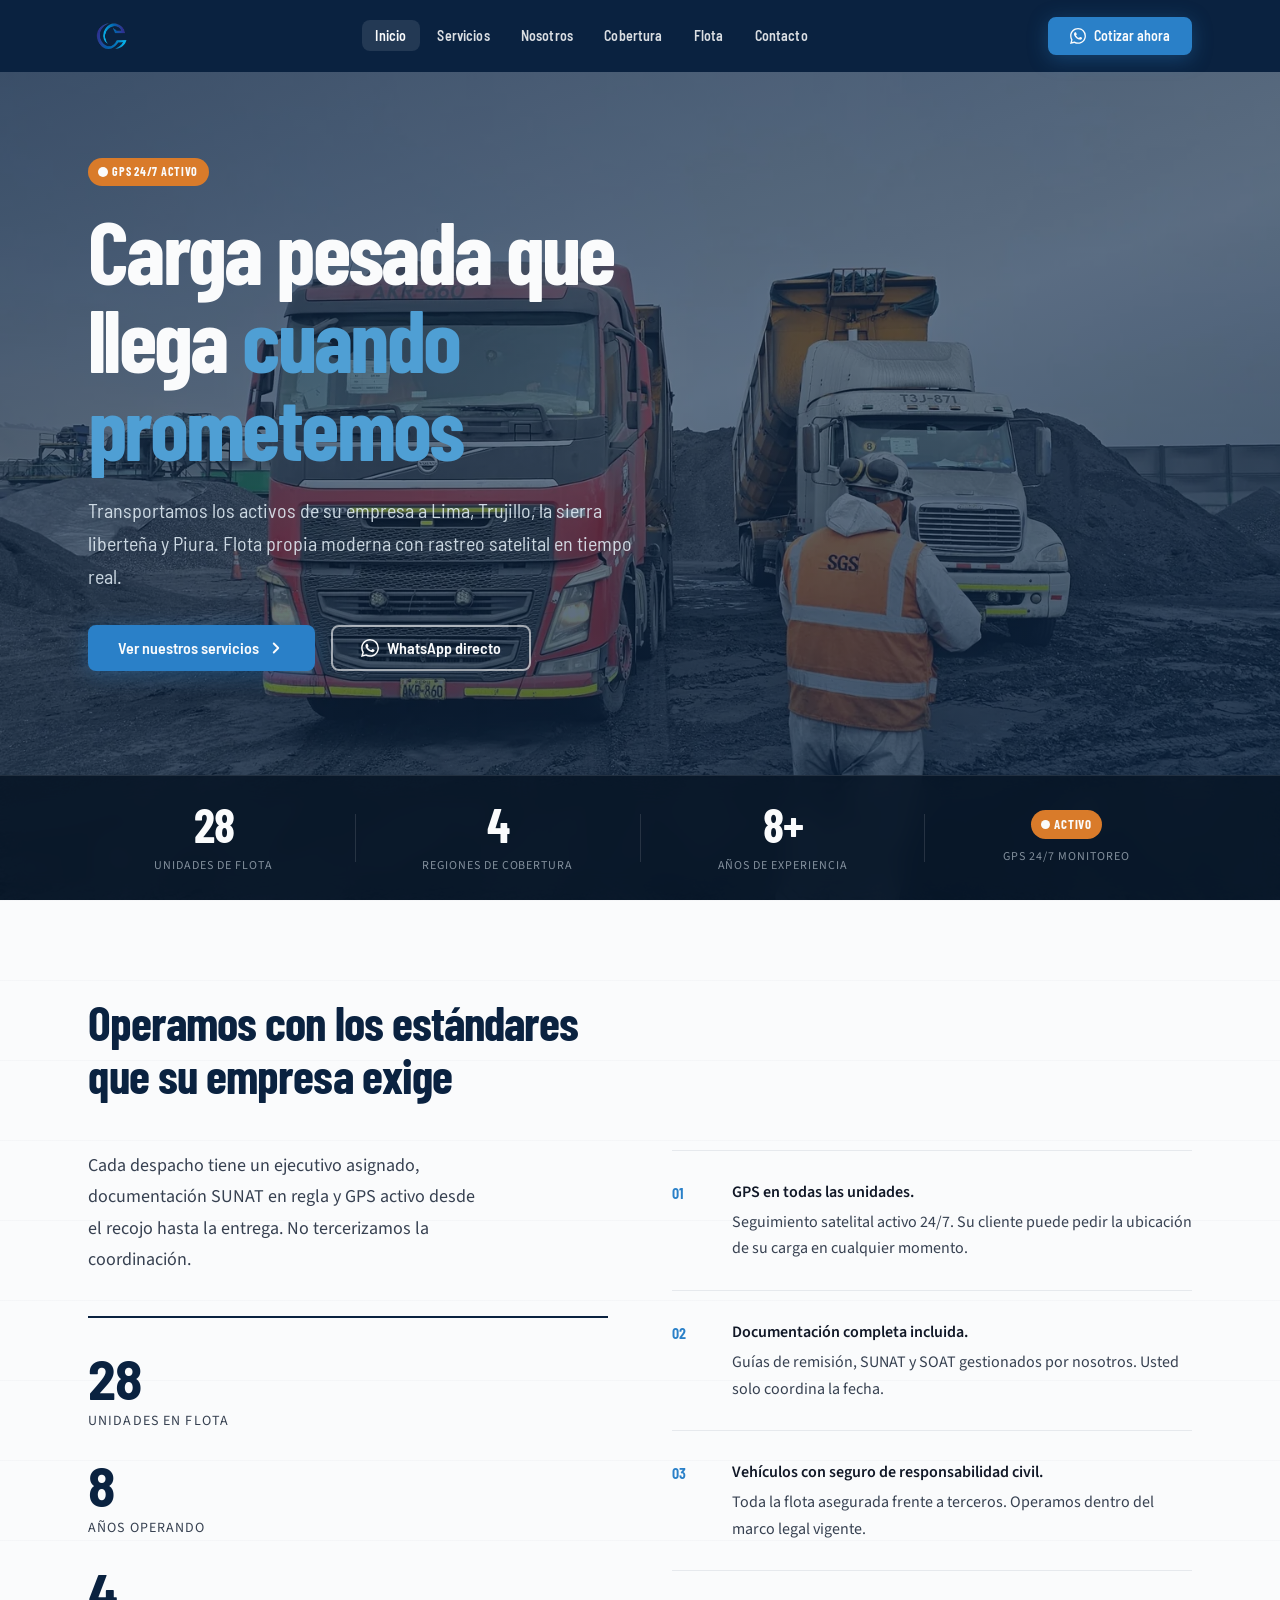
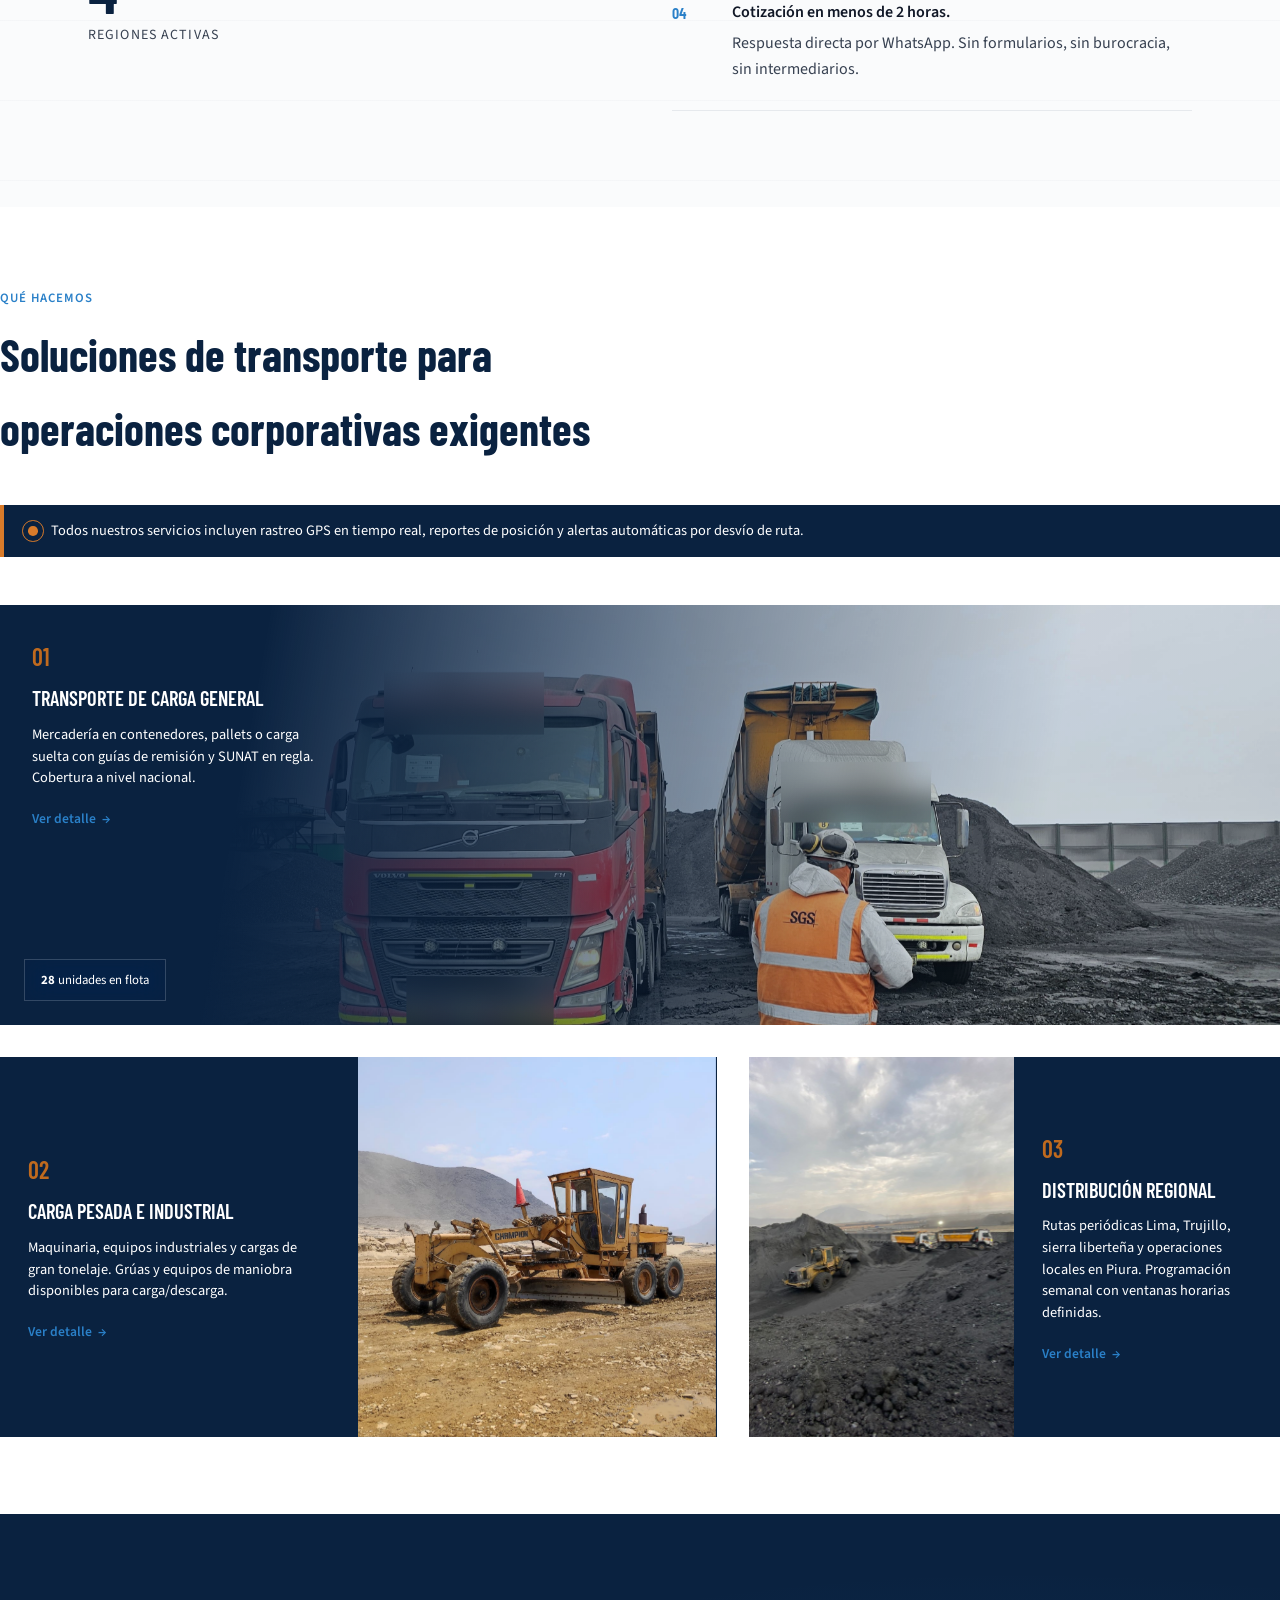
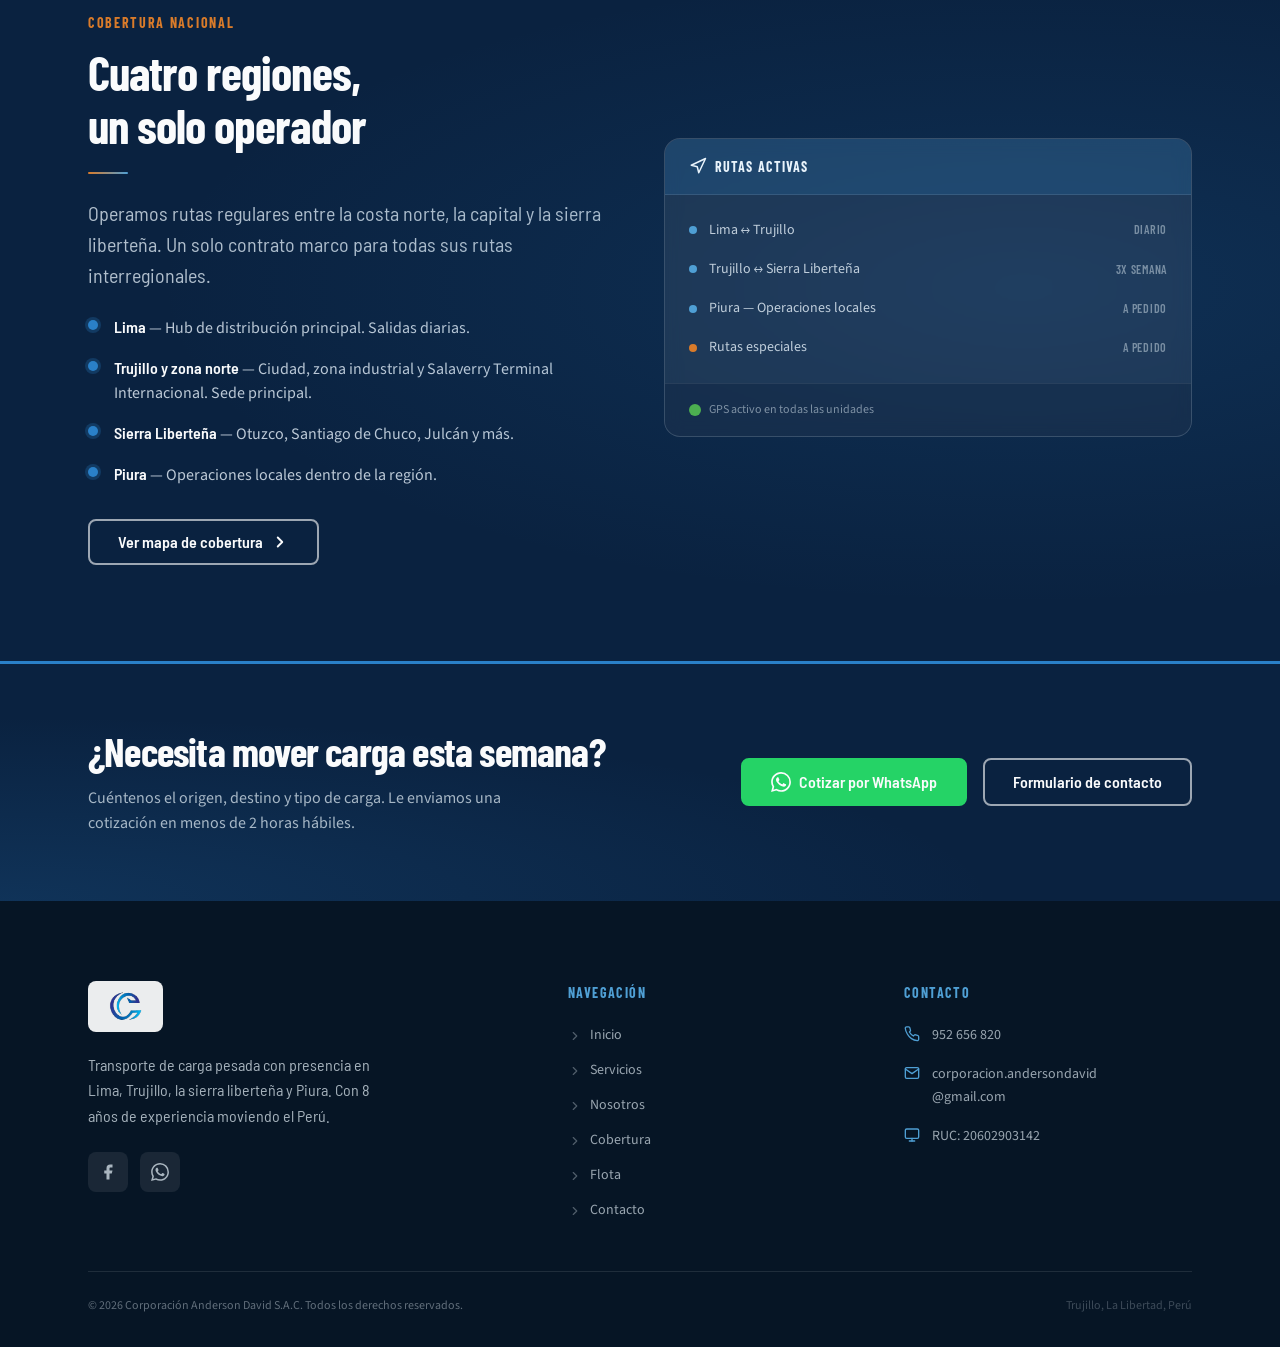
<file: index.html>
<!DOCTYPE html>
<html lang="es">
<head>
  <meta charset="UTF-8">
  <meta name="viewport" content="width=device-width, initial-scale=1.0">

  <!-- SEO -->
  <title>Anderson David — Transporte de Carga Pesada Nacional</title>
  <meta name="description" content="Transporte de carga pesada para empresas grandes con cobertura en Lima, Trujillo, Sierra Liberteña y Piura. Flota de 28 unidades con monitoreo GPS 24/7.">
  <meta name="keywords" content="transporte carga pesada, transporte nacional Peru, carga pesada Trujillo, transporte Lima Trujillo, flota moderna GPS">
  <meta name="robots" content="index, follow">
  <link rel="canonical" href="https://andersondavid.pe/">

  <!-- Open Graph -->
  <meta property="og:type" content="website">
  <meta property="og:title" content="Corporación Anderson David — Transporte de Carga Pesada Nacional">
  <meta property="og:description" content="Flota moderna, monitoreo GPS 24/7 y entregas puntuales a todo el Perú.">
  <meta property="og:image" content="https://andersondavid.pe/assets/og-image.jpg">
  <meta property="og:url" content="https://andersondavid.pe/">
  <meta property="og:locale" content="es_PE">

  <!-- Favicon -->
  <link rel="icon" type="image/png" href="assets/logos/logo-icon-nobg.png">
  <link rel="apple-touch-icon" href="assets/logos/logo-icon-nobg.png">

  <!-- Fonts -->
  <link rel="preconnect" href="https://fonts.googleapis.com">
  <link rel="preconnect" href="https://fonts.gstatic.com" crossorigin>
  <link href="https://fonts.googleapis.com/css2?family=Barlow+Condensed:wght@600;700&family=Barlow+Semi+Condensed:wght@400;600&family=Source+Sans+3:wght@400;600&display=swap" rel="stylesheet">

  <!-- Styles -->
  <link rel="stylesheet" href="css/tokens.css">
  <link rel="stylesheet" href="css/layout.css">
  <link rel="stylesheet" href="css/home.css">
  <link rel="stylesheet" href="css/motion.css">

  <!-- Schema.org JSON-LD -->
  <script type="application/ld+json">
  {
    "@context": "https://schema.org",
    "@type": "LocalBusiness",
    "name": "Corporación Anderson David S.A.C.",
    "taxID": "20602903142",
    "telephone": "+51952656820",
    "email": "corporacion.andersondavid@gmail.com",
    "url": "https://andersondavid.pe",
    "sameAs": ["https://www.facebook.com/share/17NmHmi2Y3/"],
    "description": "Transporte de carga pesada a nivel nacional con flota moderna y monitoreo GPS 24/7.",
    "areaServed": ["Lima", "La Libertad", "Piura"],
    "serviceType": "Transporte de Carga Pesada"
  }
  </script>
</head>
<body>

  <!-- =========================================================
       NAVBAR
       ========================================================= -->
  <header class="navbar" role="banner">
    <div class="navbar__inner">

      <a href="index.html" class="navbar__logo" aria-label="Anderson David — Inicio">
        <div class="navbar__logo-wrap">
          <img src="assets/logos/logo-icon-nobg.png" alt="Corporación Anderson David S.A.C." width="40" height="40">
        </div>
      </a>

      <nav aria-label="Navegación principal">
        <ul class="navbar__nav">
          <li><a href="index.html" class="active">Inicio</a></li>
          <li><a href="servicios.html">Servicios</a></li>
          <li><a href="nosotros.html">Nosotros</a></li>
          <li><a href="cobertura.html">Cobertura</a></li>
          <li><a href="flota.html">Flota</a></li>
          <li><a href="contacto.html">Contacto</a></li>
        </ul>
      </nav>

      <div class="navbar__cta">
        <a href="https://wa.me/51952656820?text=Hola,%20me%20interesa%20cotizar%20un%20servicio%20de%20transporte"
           class="btn btn--primary"
           target="_blank" rel="noopener noreferrer">
          <svg width="16" height="16" viewBox="0 0 24 24" fill="currentColor" aria-hidden="true"><path d="M17.472 14.382c-.297-.149-1.758-.867-2.03-.967-.273-.099-.471-.148-.67.15-.197.297-.767.966-.94 1.164-.173.199-.347.223-.644.075-.297-.15-1.255-.463-2.39-1.475-.883-.788-1.48-1.761-1.653-2.059-.173-.297-.018-.458.13-.606.134-.133.298-.347.446-.52.149-.174.198-.298.298-.497.099-.198.05-.371-.025-.52-.075-.149-.669-1.612-.916-2.207-.242-.579-.487-.5-.669-.51-.173-.008-.371-.01-.57-.01-.198 0-.52.074-.792.372-.272.297-1.04 1.016-1.04 2.479 0 1.462 1.065 2.875 1.213 3.074.149.198 2.096 3.2 5.077 4.487.709.306 1.262.489 1.694.625.712.227 1.36.195 1.871.118.571-.085 1.758-.719 2.006-1.413.248-.694.248-1.289.173-1.413-.074-.124-.272-.198-.57-.347m-5.421 7.403h-.004a9.87 9.87 0 01-5.031-1.378l-.361-.214-3.741.982.998-3.648-.235-.374a9.86 9.86 0 01-1.51-5.26c.001-5.45 4.436-9.884 9.888-9.884 2.64 0 5.122 1.03 6.988 2.898a9.825 9.825 0 012.893 6.994c-.003 5.45-4.437 9.884-9.885 9.884m8.413-18.297A11.815 11.815 0 0012.05 0C5.495 0 .16 5.335.157 11.892c0 2.096.547 4.142 1.588 5.945L.057 24l6.305-1.654a11.882 11.882 0 005.683 1.448h.005c6.554 0 11.89-5.335 11.893-11.893a11.821 11.821 0 00-3.48-8.413z"/></svg>
          Cotizar ahora
        </a>
      </div>

      <!-- Hamburger -->
      <button class="navbar__hamburger" aria-label="Abrir menú" aria-expanded="false">
        <span></span>
        <span></span>
        <span></span>
      </button>
    </div>
  </header>

  <!-- Mobile drawer -->
  <div class="navbar__drawer" aria-hidden="true">
    <nav aria-label="Navegación móvil">
      <ul class="navbar__drawer-nav">
        <li><a href="index.html">Inicio</a></li>
        <li><a href="servicios.html">Servicios</a></li>
        <li><a href="nosotros.html">Nosotros</a></li>
        <li><a href="cobertura.html">Cobertura</a></li>
        <li><a href="flota.html">Flota</a></li>
        <li><a href="contacto.html">Contacto</a></li>
      </ul>
    </nav>
    <div class="navbar__drawer-cta">
      <a href="https://wa.me/51952656820?text=Hola,%20me%20interesa%20cotizar%20un%20servicio%20de%20transporte"
         class="btn btn--whatsapp"
         target="_blank" rel="noopener noreferrer">
        <svg width="18" height="18" viewBox="0 0 24 24" fill="currentColor" aria-hidden="true"><path d="M17.472 14.382c-.297-.149-1.758-.867-2.03-.967-.273-.099-.471-.148-.67.15-.197.297-.767.966-.94 1.164-.173.199-.347.223-.644.075-.297-.15-1.255-.463-2.39-1.475-.883-.788-1.48-1.761-1.653-2.059-.173-.297-.018-.458.13-.606.134-.133.298-.347.446-.52.149-.174.198-.298.298-.497.099-.198.05-.371-.025-.52-.075-.149-.669-1.612-.916-2.207-.242-.579-.487-.5-.669-.51-.173-.008-.371-.01-.57-.01-.198 0-.52.074-.792.372-.272.297-1.04 1.016-1.04 2.479 0 1.462 1.065 2.875 1.213 3.074.149.198 2.096 3.2 5.077 4.487.709.306 1.262.489 1.694.625.712.227 1.36.195 1.871.118.571-.085 1.758-.719 2.006-1.413.248-.694.248-1.289.173-1.413-.074-.124-.272-.198-.57-.347m-5.421 7.403h-.004a9.87 9.87 0 01-5.031-1.378l-.361-.214-3.741.982.998-3.648-.235-.374a9.86 9.86 0 01-1.51-5.26c.001-5.45 4.436-9.884 9.888-9.884 2.64 0 5.122 1.03 6.988 2.898a9.825 9.825 0 012.893 6.994c-.003 5.45-4.437 9.884-9.885 9.884m8.413-18.297A11.815 11.815 0 0012.05 0C5.495 0 .16 5.335.157 11.892c0 2.096.547 4.142 1.588 5.945L.057 24l6.305-1.654a11.882 11.882 0 005.683 1.448h.005c6.554 0 11.89-5.335 11.893-11.893a11.821 11.821 0 00-3.48-8.413z"/></svg>
        WhatsApp
      </a>
      <a href="servicios.html" class="btn btn--outline">Ver servicios</a>
    </div>
  </div>

  <main>

    <!-- =========================================================
         HERO
         ========================================================= -->
    <section class="hero" aria-label="Portada">
      <!-- Background: foto real de flota (WA0092, verificada por Ag.5) — via CSS image-set en home.css -->
      <div class="hero__bg">
        <div class="hero__overlay"></div>
        <div class="hero__bg-image" role="img" aria-label="Camión de carga pesada Anderson David en faena minera, norte del Perú"></div>
      </div>

      <div class="hero__content container">
        <div class="hero__text">
          <div class="hero__eyebrow" data-hero-item="0">
            <span class="badge badge--amber">
              <svg width="10" height="10" viewBox="0 0 10 10" fill="currentColor" aria-hidden="true"><circle cx="5" cy="5" r="5"/></svg>
              GPS 24/7 activo
            </span>
          </div>

          <h1 class="hero__title" data-hero-item="1">
            Carga pesada que<br>
            llega <em>cuando prometemos</em>
          </h1>

          <p class="hero__subtitle" data-hero-item="2">
            Transportamos los activos de su empresa a Lima, Trujillo, la sierra
            liberteña y Piura. Flota propia moderna con rastreo satelital en tiempo real.
          </p>

          <div class="hero__actions" data-hero-item="3">
            <a href="servicios.html" class="btn btn--primary">
              Ver nuestros servicios
              <svg width="18" height="18" viewBox="0 0 24 24" fill="none" stroke="currentColor" stroke-width="2.5" stroke-linecap="round" stroke-linejoin="round" aria-hidden="true"><path d="m9 18 6-6-6-6"/></svg>
            </a>
            <a href="https://wa.me/51952656820?text=Hola,%20me%20interesa%20cotizar%20un%20servicio%20de%20transporte"
               class="btn btn--outline"
               target="_blank" rel="noopener noreferrer">
              <svg width="18" height="18" viewBox="0 0 24 24" fill="currentColor" aria-hidden="true"><path d="M17.472 14.382c-.297-.149-1.758-.867-2.03-.967-.273-.099-.471-.148-.67.15-.197.297-.767.966-.94 1.164-.173.199-.347.223-.644.075-.297-.15-1.255-.463-2.39-1.475-.883-.788-1.48-1.761-1.653-2.059-.173-.297-.018-.458.13-.606.134-.133.298-.347.446-.52.149-.174.198-.298.298-.497.099-.198.05-.371-.025-.52-.075-.149-.669-1.612-.916-2.207-.242-.579-.487-.5-.669-.51-.173-.008-.371-.01-.57-.01-.198 0-.52.074-.792.372-.272.297-1.04 1.016-1.04 2.479 0 1.462 1.065 2.875 1.213 3.074.149.198 2.096 3.2 5.077 4.487.709.306 1.262.489 1.694.625.712.227 1.36.195 1.871.118.571-.085 1.758-.719 2.006-1.413.248-.694.248-1.289.173-1.413-.074-.124-.272-.198-.57-.347m-5.421 7.403h-.004a9.87 9.87 0 01-5.031-1.378l-.361-.214-3.741.982.998-3.648-.235-.374a9.86 9.86 0 01-1.51-5.26c.001-5.45 4.436-9.884 9.888-9.884 2.64 0 5.122 1.03 6.988 2.898a9.825 9.825 0 012.893 6.994c-.003 5.45-4.437 9.884-9.885 9.884m8.413-18.297A11.815 11.815 0 0012.05 0C5.495 0 .16 5.335.157 11.892c0 2.096.547 4.142 1.588 5.945L.057 24l6.305-1.654a11.882 11.882 0 005.683 1.448h.005c6.554 0 11.89-5.335 11.893-11.893a11.821 11.821 0 00-3.48-8.413z"/></svg>
              WhatsApp directo
            </a>
          </div>
        </div>
      </div>

      <!-- Metric bar -->
      <div class="hero__metrics" role="region" aria-label="Cifras clave">
        <div class="container">
          <div class="metrics-bar">

            <div class="metric-item" data-reveal data-reveal-delay="0">
              <div class="metric-item__value">
                <span class="metric-item__number" data-count="28" data-suffix="">0</span>
              </div>
              <div class="metric-item__label">Unidades de flota</div>
            </div>

            <div class="metric-item__divider" aria-hidden="true"></div>

            <div class="metric-item" data-reveal data-reveal-delay="80">
              <div class="metric-item__value">
                <span class="metric-item__number" data-count="4" data-suffix="">0</span>
              </div>
              <div class="metric-item__label">Regiones de cobertura</div>
            </div>

            <div class="metric-item__divider" aria-hidden="true"></div>

            <div class="metric-item" data-reveal data-reveal-delay="160">
              <div class="metric-item__value">
                <span class="metric-item__number" data-count="8" data-suffix="+">0</span>
              </div>
              <div class="metric-item__label">Años de experiencia</div>
            </div>

            <div class="metric-item__divider" aria-hidden="true"></div>

            <div class="metric-item" data-reveal data-reveal-delay="240">
              <div class="metric-item__value metric-item__value--badge">
                <span class="badge badge--amber" style="font-size:0.8rem;">
                  <svg width="9" height="9" viewBox="0 0 10 10" fill="currentColor" aria-hidden="true"><circle cx="5" cy="5" r="5"/></svg>
                  ACTIVO
                </span>
              </div>
              <div class="metric-item__label">GPS 24/7 Monitoreo</div>
            </div>

          </div>
        </div>
      </div>
    </section>

    <!-- =========================================================
         DIFERENCIADORES
         ========================================================= -->
    <section class="section section--white" aria-labelledby="diff-title">
      <div class="container">

        <div class="section-header" data-reveal>
          <h2 class="section-title" id="diff-title">
            Operamos con los estándares<br>que su empresa exige
          </h2>
        </div>

        <div class="diff-layout">

          <div class="diff-main" data-reveal>
            <p class="diff-main__lead">
              Cada despacho tiene un ejecutivo asignado, documentación SUNAT en regla y GPS activo desde el recojo hasta la entrega. No tercerizamos la coordinación.
            </p>
            <div class="diff-stats">
              <div class="diff-stat">
                <span class="diff-stat__num">28</span>
                <span class="diff-stat__label">unidades en flota</span>
              </div>
              <div class="diff-stat">
                <span class="diff-stat__num">8</span>
                <span class="diff-stat__label">años operando</span>
              </div>
              <div class="diff-stat">
                <span class="diff-stat__num">4</span>
                <span class="diff-stat__label">regiones activas</span>
              </div>
            </div>
          </div>

          <ul class="diff-list" data-reveal data-reveal-delay="120">
            <li class="diff-list__item" style="--i:0">
              <span class="diff-list__marker" aria-hidden="true">01</span>
              <div>
                <strong>GPS en todas las unidades.</strong> Seguimiento satelital activo 24/7. Su cliente puede pedir la ubicación de su carga en cualquier momento.
              </div>
            </li>
            <li class="diff-list__item" style="--i:1">
              <span class="diff-list__marker" aria-hidden="true">02</span>
              <div>
                <strong>Documentación completa incluida.</strong> Guías de remisión, SUNAT y SOAT gestionados por nosotros. Usted solo coordina la fecha.
              </div>
            </li>
            <li class="diff-list__item" style="--i:2">
              <span class="diff-list__marker" aria-hidden="true">03</span>
              <div>
                <strong>Vehículos con seguro de responsabilidad civil.</strong> Toda la flota asegurada frente a terceros. Operamos dentro del marco legal vigente.
              </div>
            </li>
            <li class="diff-list__item" style="--i:3">
              <span class="diff-list__marker" aria-hidden="true">04</span>
              <div>
                <strong>Cotización en menos de 2 horas.</strong> Respuesta directa por WhatsApp. Sin formularios, sin burocracia, sin intermediarios.
              </div>
            </li>
          </ul>

        </div>
      </div>
    </section>

    <!-- =========================================================
         SERVICIOS (rediseño Ag.6 iter.2 · bento asimétrico + GPS transversal · 07/2026)
         ========================================================= -->
    <section class="servicios" id="servicios" aria-labelledby="servicios-heading">
      <div class="servicios__intro">
        <span class="servicios__eyebrow">Qué hacemos</span>
        <h2 id="servicios-heading" class="servicios__heading">Soluciones de transporte para operaciones corporativas exigentes</h2>
      </div>

      <div class="servicios__gps-band">
        <span class="servicios__gps-dot" aria-hidden="true"></span>
        <p class="servicios__gps-text">Todos nuestros servicios incluyen rastreo GPS en tiempo real, reportes de posición y alertas automáticas por desvío de ruta.</p>
      </div>

      <div class="servicios__grid">
        <article class="servicios__cell servicios__cell--s1" data-parallax>
          <div class="servicios__cell-photo">
            <img src="assets/images/servicios-s1-carga-general.jpg" loading="lazy" class="servicios__cell-img" data-parallax-layer
                 alt="Camiones de carga de Anderson David en patio de acopio">
            <div class="servicios__cell-overlay" aria-hidden="true"></div>
            <span class="servicios__cell-chip"><strong>28</strong> unidades en flota</span>
          </div>
          <div class="servicios__cell-copy">
            <span class="servicios__cell-index">01</span>
            <h3 class="servicios__cell-title">Transporte de carga general</h3>
            <p class="servicios__cell-desc">Mercadería en contenedores, pallets o carga suelta con guías de remisión y SUNAT en regla. Cobertura a nivel nacional.</p>
            <a href="servicios.html#general" class="servicios__cell-link">Ver detalle<span aria-hidden="true"> →</span></a>
          </div>
        </article>

        <article class="servicios__cell servicios__cell--s2" data-reveal-wipe>
          <div class="servicios__cell-copy">
            <span class="servicios__cell-index">02</span>
            <h3 class="servicios__cell-title">Carga pesada e industrial</h3>
            <p class="servicios__cell-desc">Maquinaria, equipos industriales y cargas de gran tonelaje. Grúas y equipos de maniobra disponibles para carga/descarga.</p>
            <a href="servicios.html#industrial" class="servicios__cell-link">Ver detalle<span aria-hidden="true"> →</span></a>
          </div>
          <div class="servicios__cell-photo servicios__cell-photo--side">
            <img src="assets/images/servicios-s2-carga-pesada-v2.jpg" loading="lazy" class="servicios__cell-img"
                 alt="Motoniveladora en operación de movimiento de tierras">
          </div>
        </article>

        <article class="servicios__cell servicios__cell--s3" data-reveal-wipe>
          <div class="servicios__cell-copy">
            <span class="servicios__cell-index">03</span>
            <h3 class="servicios__cell-title">Distribución regional</h3>
            <p class="servicios__cell-desc">Rutas periódicas Lima, Trujillo, sierra liberteña y operaciones locales en Piura. Programación semanal con ventanas horarias definidas.</p>
            <a href="servicios.html#regional" class="servicios__cell-link">Ver detalle<span aria-hidden="true"> →</span></a>
          </div>
          <div class="servicios__cell-photo servicios__cell-photo--side">
            <img src="assets/images/servicios-s3-distribucion.jpg" loading="lazy" class="servicios__cell-img"
                 alt="Cargador frontal y camiones volquete en operación de acopio de material">
          </div>
        </article>
      </div>
    </section>

    <!-- =========================================================
         COBERTURA PREVIEW
         ========================================================= -->
    <section class="section section--navy cobertura-section" aria-labelledby="cob-title">
      <div class="cobertura-section__bg" aria-hidden="true"></div>
      <div class="container cobertura-section__inner">

        <div class="cobertura-section__text" data-reveal>
          <span class="eyebrow">Cobertura nacional</span>
          <h2 class="section-title" id="cob-title">
            Cuatro regiones,<br>un solo operador
          </h2>
          <div class="divider" style="background: linear-gradient(90deg, var(--ad-amber), var(--ad-sky-light));"></div>
          <p class="section-subtitle">
            Operamos rutas regulares entre la costa norte, la capital y la sierra
            liberteña. Un solo contrato marco para todas sus rutas interregionales.
          </p>

          <ul class="cobertura-list">
            <li class="cobertura-list__item" data-reveal data-reveal-delay="0">
              <div class="cobertura-list__dot"></div>
              <div>
                <strong>Lima</strong> — Hub de distribución principal. Salidas diarias.
              </div>
            </li>
            <li class="cobertura-list__item" data-reveal data-reveal-delay="80">
              <div class="cobertura-list__dot"></div>
              <div>
                <strong>Trujillo y zona norte</strong> — Ciudad, zona industrial y Salaverry Terminal Internacional. Sede principal.
              </div>
            </li>
            <li class="cobertura-list__item" data-reveal data-reveal-delay="160">
              <div class="cobertura-list__dot"></div>
              <div>
                <strong>Sierra Liberteña</strong> — Otuzco, Santiago de Chuco, Julcán y más.
              </div>
            </li>
            <li class="cobertura-list__item" data-reveal data-reveal-delay="240">
              <div class="cobertura-list__dot"></div>
              <div>
                <strong>Piura</strong> — Operaciones locales dentro de la región.
              </div>
            </li>
          </ul>

          <div style="margin-top: var(--sp-8);" data-reveal data-reveal-delay="320">
            <a href="cobertura.html" class="btn btn--outline">
              Ver mapa de cobertura
              <svg width="18" height="18" viewBox="0 0 24 24" fill="none" stroke="currentColor" stroke-width="2.5" stroke-linecap="round" stroke-linejoin="round" aria-hidden="true"><path d="m9 18 6-6-6-6"/></svg>
            </a>
          </div>
        </div>

        <div class="cobertura-section__map" data-reveal data-reveal-delay="100">
          <!-- SVG mapa ilustrativo de las 4 regiones -->
          <div class="cobertura-map-card">
            <div class="cobertura-map-card__header">
              <svg width="18" height="18" viewBox="0 0 24 24" fill="none" stroke="currentColor" stroke-width="2" stroke-linecap="round" stroke-linejoin="round" aria-hidden="true"><polygon points="3 11 22 2 13 21 11 13 3 11"/></svg>
              Rutas activas
            </div>
            <div class="cobertura-map-card__routes">
              <div class="route-item">
                <div class="route-item__dot route-item__dot--sky"></div>
                <span>Lima ↔ Trujillo</span>
                <span class="route-item__freq">Diario</span>
              </div>
              <div class="route-item">
                <div class="route-item__dot route-item__dot--sky"></div>
                <span>Trujillo ↔ Sierra Liberteña</span>
                <span class="route-item__freq">3x semana</span>
              </div>
              <div class="route-item">
                <div class="route-item__dot route-item__dot--sky"></div>
                <span>Piura — Operaciones locales</span>
                <span class="route-item__freq">A pedido</span>
              </div>
              <div class="route-item">
                <div class="route-item__dot route-item__dot--amber"></div>
                <span>Rutas especiales</span>
                <span class="route-item__freq">A pedido</span>
              </div>
            </div>
            <div class="cobertura-map-card__footer">
              <svg width="12" height="12" viewBox="0 0 10 10" fill="currentColor" aria-hidden="true"><circle cx="5" cy="5" r="5"/></svg>
              GPS activo en todas las unidades
            </div>
          </div>
        </div>

      </div>
    </section>

    <!-- =========================================================
         CTA BANNER
         ========================================================= -->
    <section class="cta-banner" aria-label="Llamado a la acción">
      <div class="container">
        <div class="cta-banner__inner" data-reveal>
          <div class="cta-banner__text">
            <h2 class="cta-banner__title">
              ¿Necesita mover carga esta semana?
            </h2>
            <p class="cta-banner__subtitle">
              Cuéntenos el origen, destino y tipo de carga. Le enviamos una cotización
              en menos de 2 horas hábiles.
            </p>
          </div>
          <div class="cta-banner__actions">
            <a href="https://wa.me/51952656820?text=Hola,%20necesito%20cotizar%20un%20servicio%20de%20transporte"
               class="btn btn--whatsapp"
               target="_blank" rel="noopener noreferrer">
              <svg width="20" height="20" viewBox="0 0 24 24" fill="currentColor" aria-hidden="true"><path d="M17.472 14.382c-.297-.149-1.758-.867-2.03-.967-.273-.099-.471-.148-.67.15-.197.297-.767.966-.94 1.164-.173.199-.347.223-.644.075-.297-.15-1.255-.463-2.39-1.475-.883-.788-1.48-1.761-1.653-2.059-.173-.297-.018-.458.13-.606.134-.133.298-.347.446-.52.149-.174.198-.298.298-.497.099-.198.05-.371-.025-.52-.075-.149-.669-1.612-.916-2.207-.242-.579-.487-.5-.669-.51-.173-.008-.371-.01-.57-.01-.198 0-.52.074-.792.372-.272.297-1.04 1.016-1.04 2.479 0 1.462 1.065 2.875 1.213 3.074.149.198 2.096 3.2 5.077 4.487.709.306 1.262.489 1.694.625.712.227 1.36.195 1.871.118.571-.085 1.758-.719 2.006-1.413.248-.694.248-1.289.173-1.413-.074-.124-.272-.198-.57-.347m-5.421 7.403h-.004a9.87 9.87 0 01-5.031-1.378l-.361-.214-3.741.982.998-3.648-.235-.374a9.86 9.86 0 01-1.51-5.26c.001-5.45 4.436-9.884 9.888-9.884 2.64 0 5.122 1.03 6.988 2.898a9.825 9.825 0 012.893 6.994c-.003 5.45-4.437 9.884-9.885 9.884m8.413-18.297A11.815 11.815 0 0012.05 0C5.495 0 .16 5.335.157 11.892c0 2.096.547 4.142 1.588 5.945L.057 24l6.305-1.654a11.882 11.882 0 005.683 1.448h.005c6.554 0 11.89-5.335 11.893-11.893a11.821 11.821 0 00-3.48-8.413z"/></svg>
              Cotizar por WhatsApp
            </a>
            <a href="contacto.html" class="btn btn--outline">
              Formulario de contacto
            </a>
          </div>
        </div>
      </div>
    </section>

  </main>

  <!-- =========================================================
       FOOTER
       ========================================================= -->
  <footer class="footer" role="contentinfo">
    <div class="container">
      <div class="footer__grid">

        <!-- Col 1: Marca -->
        <div class="footer__brand">
          <a href="index.html" aria-label="Anderson David — Inicio">
            <div class="footer__logo-wrap">
              <img src="assets/logos/logo-icon-nobg.png" alt="Corporación Anderson David S.A.C." width="36" height="36">
            </div>
          </a>
          <p class="footer__tagline">
            Transporte de carga pesada con presencia en Lima, Trujillo, la sierra
            liberteña y Piura. Con 8 años de experiencia moviendo el Perú.
          </p>
          <div class="footer__social">
            <a href="https://www.facebook.com/share/17NmHmi2Y3/"
               class="footer__social-link"
               target="_blank" rel="noopener noreferrer"
               aria-label="Facebook de Anderson David">
              <svg width="18" height="18" viewBox="0 0 24 24" fill="currentColor" aria-hidden="true"><path d="M18 2h-3a5 5 0 0 0-5 5v3H7v4h3v8h4v-8h3l1-4h-4V7a1 1 0 0 1 1-1h3z"/></svg>
            </a>
            <a href="https://wa.me/51952656820"
               class="footer__social-link"
               target="_blank" rel="noopener noreferrer"
               aria-label="WhatsApp de Anderson David">
              <svg width="18" height="18" viewBox="0 0 24 24" fill="currentColor" aria-hidden="true"><path d="M17.472 14.382c-.297-.149-1.758-.867-2.03-.967-.273-.099-.471-.148-.67.15-.197.297-.767.966-.94 1.164-.173.199-.347.223-.644.075-.297-.15-1.255-.463-2.39-1.475-.883-.788-1.48-1.761-1.653-2.059-.173-.297-.018-.458.13-.606.134-.133.298-.347.446-.52.149-.174.198-.298.298-.497.099-.198.05-.371-.025-.52-.075-.149-.669-1.612-.916-2.207-.242-.579-.487-.5-.669-.51-.173-.008-.371-.01-.57-.01-.198 0-.52.074-.792.372-.272.297-1.04 1.016-1.04 2.479 0 1.462 1.065 2.875 1.213 3.074.149.198 2.096 3.2 5.077 4.487.709.306 1.262.489 1.694.625.712.227 1.36.195 1.871.118.571-.085 1.758-.719 2.006-1.413.248-.694.248-1.289.173-1.413-.074-.124-.272-.198-.57-.347m-5.421 7.403h-.004a9.87 9.87 0 01-5.031-1.378l-.361-.214-3.741.982.998-3.648-.235-.374a9.86 9.86 0 01-1.51-5.26c.001-5.45 4.436-9.884 9.888-9.884 2.64 0 5.122 1.03 6.988 2.898a9.825 9.825 0 012.893 6.994c-.003 5.45-4.437 9.884-9.885 9.884m8.413-18.297A11.815 11.815 0 0012.05 0C5.495 0 .16 5.335.157 11.892c0 2.096.547 4.142 1.588 5.945L.057 24l6.305-1.654a11.882 11.882 0 005.683 1.448h.005c6.554 0 11.89-5.335 11.893-11.893a11.821 11.821 0 00-3.48-8.413z"/></svg>
            </a>
          </div>
        </div>

        <!-- Col 2: Navegación -->
        <div>
          <p class="footer__col-title">Navegación</p>
          <ul class="footer__links">
            <li><a href="index.html">
              <svg width="14" height="14" viewBox="0 0 24 24" fill="none" stroke="currentColor" stroke-width="2" stroke-linecap="round" stroke-linejoin="round" aria-hidden="true"><path d="m9 18 6-6-6-6"/></svg>
              Inicio
            </a></li>
            <li><a href="servicios.html">
              <svg width="14" height="14" viewBox="0 0 24 24" fill="none" stroke="currentColor" stroke-width="2" stroke-linecap="round" stroke-linejoin="round" aria-hidden="true"><path d="m9 18 6-6-6-6"/></svg>
              Servicios
            </a></li>
            <li><a href="nosotros.html">
              <svg width="14" height="14" viewBox="0 0 24 24" fill="none" stroke="currentColor" stroke-width="2" stroke-linecap="round" stroke-linejoin="round" aria-hidden="true"><path d="m9 18 6-6-6-6"/></svg>
              Nosotros
            </a></li>
            <li><a href="cobertura.html">
              <svg width="14" height="14" viewBox="0 0 24 24" fill="none" stroke="currentColor" stroke-width="2" stroke-linecap="round" stroke-linejoin="round" aria-hidden="true"><path d="m9 18 6-6-6-6"/></svg>
              Cobertura
            </a></li>
            <li><a href="flota.html">
              <svg width="14" height="14" viewBox="0 0 24 24" fill="none" stroke="currentColor" stroke-width="2" stroke-linecap="round" stroke-linejoin="round" aria-hidden="true"><path d="m9 18 6-6-6-6"/></svg>
              Flota
            </a></li>
            <li><a href="contacto.html">
              <svg width="14" height="14" viewBox="0 0 24 24" fill="none" stroke="currentColor" stroke-width="2" stroke-linecap="round" stroke-linejoin="round" aria-hidden="true"><path d="m9 18 6-6-6-6"/></svg>
              Contacto
            </a></li>
          </ul>
        </div>

        <!-- Col 3: Contacto -->
        <div>
          <p class="footer__col-title">Contacto</p>

          <div class="footer__contact-item">
            <svg width="16" height="16" viewBox="0 0 24 24" fill="none" stroke="currentColor" stroke-width="2" stroke-linecap="round" stroke-linejoin="round" aria-hidden="true"><path d="M22 16.92v3a2 2 0 0 1-2.18 2 19.79 19.79 0 0 1-8.63-3.07A19.5 19.5 0 0 1 4.99 12a19.79 19.79 0 0 1-3.07-8.67A2 2 0 0 1 3.92 1.28h3a2 2 0 0 1 2 1.72c.127.96.361 1.903.7 2.81a2 2 0 0 1-.45 2.11L8.09 9a16 16 0 0 0 6 6l1.27-1.27a2 2 0 0 1 2.11-.45c.907.339 1.85.573 2.81.7a2 2 0 0 1 1.72 2.01z"/></svg>
            <div>
              <a href="tel:+51952656820">952 656 820</a>
            </div>
          </div>

          <div class="footer__contact-item">
            <svg width="16" height="16" viewBox="0 0 24 24" fill="none" stroke="currentColor" stroke-width="2" stroke-linecap="round" stroke-linejoin="round" aria-hidden="true"><path d="M4 4h16c1.1 0 2 .9 2 2v12c0 1.1-.9 2-2 2H4c-1.1 0-2-.9-2-2V6c0-1.1.9-2 2-2z"/><polyline points="22,6 12,13 2,6"/></svg>
            <div>
              <a href="mailto:corporacion.andersondavid@gmail.com">corporacion.andersondavid<br>@gmail.com</a>
            </div>
          </div>

          <div class="footer__contact-item">
            <svg width="16" height="16" viewBox="0 0 24 24" fill="none" stroke="currentColor" stroke-width="2" stroke-linecap="round" stroke-linejoin="round" aria-hidden="true"><rect x="2" y="3" width="20" height="14" rx="2"/><line x1="8" y1="21" x2="16" y2="21"/><line x1="12" y1="17" x2="12" y2="21"/></svg>
            <div>
              RUC: 20602903142
            </div>
          </div>

        </div>

      </div>

      <!-- Bottom bar -->
      <div class="footer__bottom">
        <p class="footer__copy">
          &copy; 2026 Corporación Anderson David S.A.C. Todos los derechos reservados.
        </p>
        <div class="footer__legal">
          <span class="footer__copy" style="opacity:0.6;">Trujillo, La Libertad, Perú</span>
        </div>
      </div>

    </div>
  </footer>

  <script src="js/main.js" defer></script>
</body>
</html>
</file>
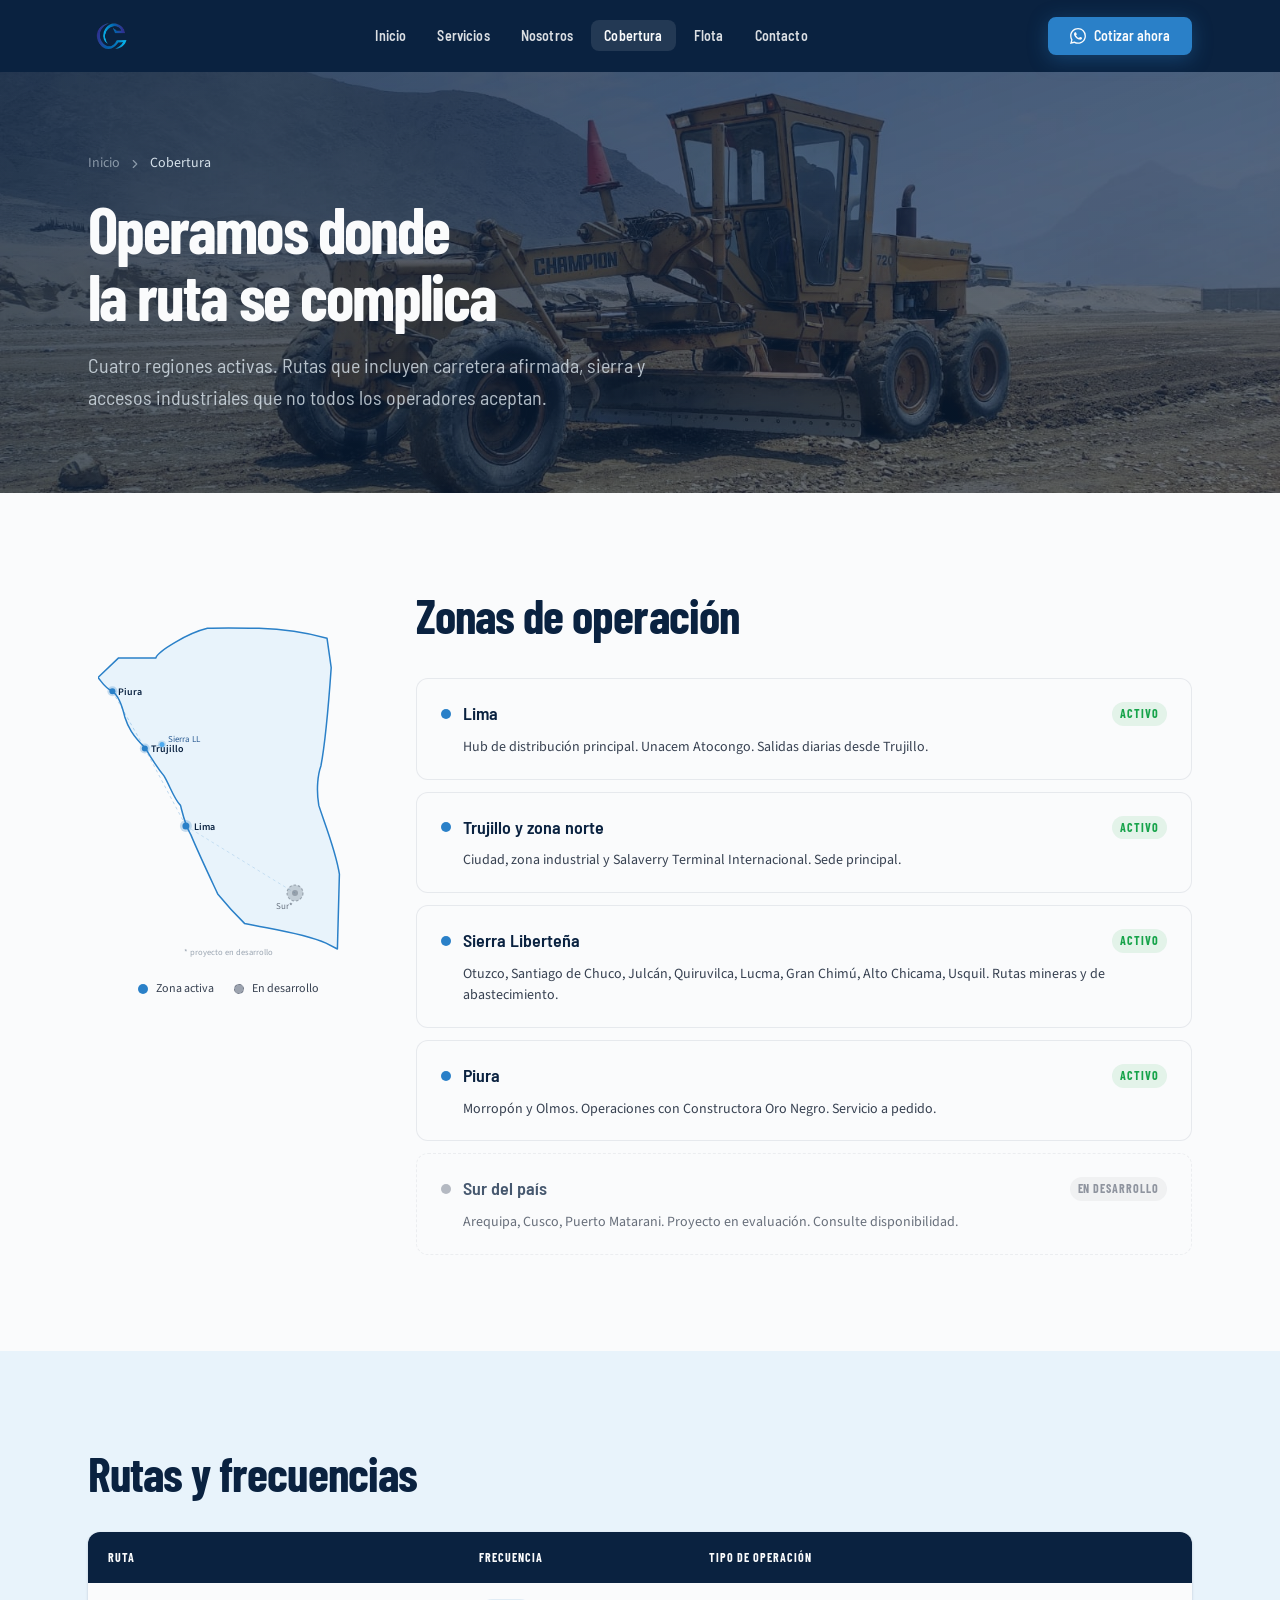
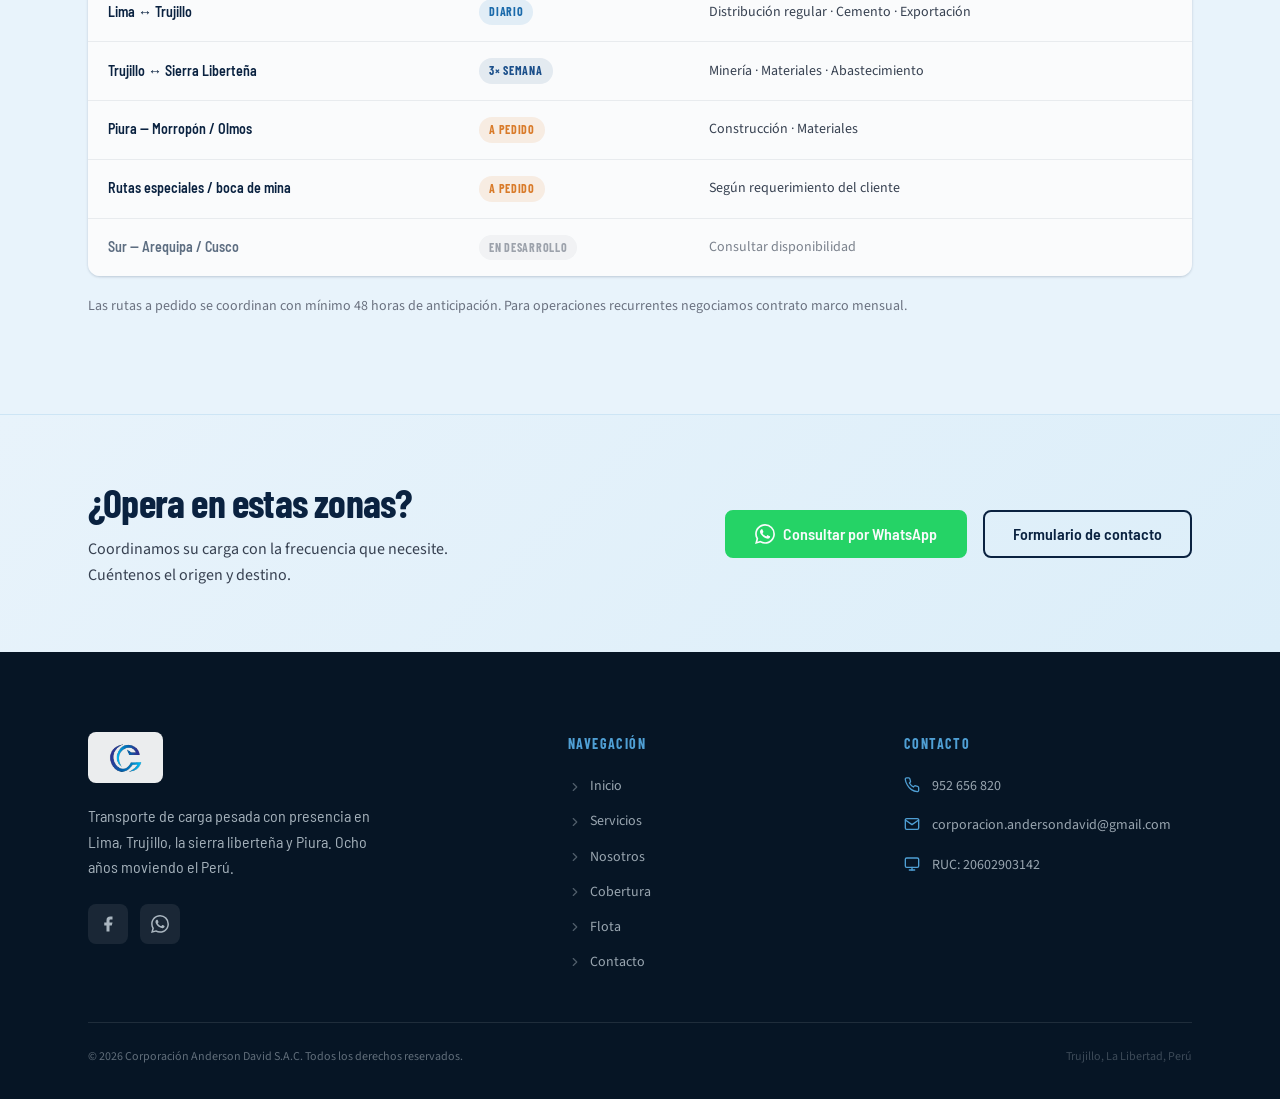
<file: cobertura.html>
<!DOCTYPE html>
<html lang="es">
<head>
  <meta charset="UTF-8">
  <meta name="viewport" content="width=device-width, initial-scale=1.0">
  <title>Cobertura — Corporación Anderson David S.A.C.</title>
  <meta name="description" content="Operamos en Lima, Trujillo y zona norte, Sierra Liberteña y Piura. Rutas diarias y a pedido con monitoreo GPS 24/7.">
  <meta name="robots" content="index, follow">
  <link rel="canonical" href="https://andersondavid.pe/cobertura.html">
  <meta property="og:type" content="website">
  <meta property="og:title" content="Cobertura — Corporación Anderson David S.A.C.">
  <meta property="og:description" content="Lima, Trujillo, Sierra Liberteña y Piura. Rutas regulares con GPS 24/7.">
  <meta property="og:url" content="https://andersondavid.pe/cobertura.html">
  <link rel="icon" type="image/png" href="assets/logos/logo-icon-nobg.png">
  <link rel="apple-touch-icon" href="assets/logos/logo-icon-nobg.png">
  <link rel="preconnect" href="https://fonts.googleapis.com">
  <link rel="preconnect" href="https://fonts.gstatic.com" crossorigin>
  <link href="https://fonts.googleapis.com/css2?family=Barlow+Condensed:wght@600;700&family=Barlow+Semi+Condensed:wght@400;600&family=Source+Sans+3:wght@400;600&display=swap" rel="stylesheet">
  <link rel="stylesheet" href="css/tokens.css">
  <link rel="stylesheet" href="css/layout.css">
  <link rel="stylesheet" href="css/cobertura.css">
  <link rel="stylesheet" href="css/motion.css">
</head>
<body>

  <!-- NAVBAR -->
  <header class="navbar" role="banner">
    <div class="navbar__inner">
      <a href="index.html" class="navbar__logo" aria-label="Anderson David — Inicio">
        <div class="navbar__logo-wrap">
          <img src="assets/logos/logo-icon-nobg.png" alt="Corporación Anderson David S.A.C." width="40" height="40">
        </div>
      </a>
      <nav aria-label="Navegación principal">
        <ul class="navbar__nav">
          <li><a href="index.html">Inicio</a></li>
          <li><a href="servicios.html">Servicios</a></li>
          <li><a href="nosotros.html">Nosotros</a></li>
          <li><a href="cobertura.html" class="active">Cobertura</a></li>
          <li><a href="flota.html">Flota</a></li>
          <li><a href="contacto.html">Contacto</a></li>
        </ul>
      </nav>
      <div class="navbar__cta">
        <a href="https://wa.me/51952656820?text=Hola,%20me%20interesa%20cotizar%20un%20servicio%20de%20transporte" class="btn btn--primary" target="_blank" rel="noopener noreferrer">
          <svg width="16" height="16" viewBox="0 0 24 24" fill="currentColor" aria-hidden="true"><path d="M17.472 14.382c-.297-.149-1.758-.867-2.03-.967-.273-.099-.471-.148-.67.15-.197.297-.767.966-.94 1.164-.173.199-.347.223-.644.075-.297-.15-1.255-.463-2.39-1.475-.883-.788-1.48-1.761-1.653-2.059-.173-.297-.018-.458.13-.606.134-.133.298-.347.446-.52.149-.174.198-.298.298-.497.099-.198.05-.371-.025-.52-.075-.149-.669-1.612-.916-2.207-.242-.579-.487-.5-.669-.51-.173-.008-.371-.01-.57-.01-.198 0-.52.074-.792.372-.272.297-1.04 1.016-1.04 2.479 0 1.462 1.065 2.875 1.213 3.074.149.198 2.096 3.2 5.077 4.487.709.306 1.262.489 1.694.625.712.227 1.36.195 1.871.118.571-.085 1.758-.719 2.006-1.413.248-.694.248-1.289.173-1.413-.074-.124-.272-.198-.57-.347m-5.421 7.403h-.004a9.87 9.87 0 01-5.031-1.378l-.361-.214-3.741.982.998-3.648-.235-.374a9.86 9.86 0 01-1.51-5.26c.001-5.45 4.436-9.884 9.888-9.884 2.64 0 5.122 1.03 6.988 2.898a9.825 9.825 0 012.893 6.994c-.003 5.45-4.437 9.884-9.885 9.884m8.413-18.297A11.815 11.815 0 0012.05 0C5.495 0 .16 5.335.157 11.892c0 2.096.547 4.142 1.588 5.945L.057 24l6.305-1.654a11.882 11.882 0 005.683 1.448h.005c6.554 0 11.89-5.335 11.893-11.893a11.821 11.821 0 00-3.48-8.413z"/></svg>
          Cotizar ahora
        </a>
      </div>
      <button class="navbar__hamburger" aria-label="Abrir menú" aria-expanded="false">
        <span></span><span></span><span></span>
      </button>
    </div>
  </header>

  <div class="navbar__drawer" aria-hidden="true">
    <nav aria-label="Navegación móvil">
      <ul class="navbar__drawer-nav">
        <li><a href="index.html">Inicio</a></li>
        <li><a href="servicios.html">Servicios</a></li>
        <li><a href="nosotros.html">Nosotros</a></li>
        <li><a href="cobertura.html">Cobertura</a></li>
        <li><a href="flota.html">Flota</a></li>
        <li><a href="contacto.html">Contacto</a></li>
      </ul>
    </nav>
    <div class="navbar__drawer-cta">
      <a href="https://wa.me/51952656820" class="btn btn--whatsapp" target="_blank" rel="noopener noreferrer">WhatsApp</a>
    </div>
  </div>

  <main>

    <!-- 1. PAGE HERO -->
    <section class="page-hero page-hero--cobertura" aria-label="Cobertura">
      <div class="page-hero__bg" aria-hidden="true"></div>
      <div class="page-hero__bg-image" style="background-image: url('assets/images/flota-2.jpg');" role="img" aria-label="Unidad de Anderson David en ruta serrana"></div>
      <div class="container page-hero__content">
        <div class="page-hero__breadcrumb" data-reveal>
          <a href="index.html">Inicio</a>
          <svg width="14" height="14" viewBox="0 0 24 24" fill="none" stroke="currentColor" stroke-width="2" stroke-linecap="round" stroke-linejoin="round" aria-hidden="true"><path d="m9 18 6-6-6-6"/></svg>
          <span>Cobertura</span>
        </div>
        <h1 class="page-hero__title" data-reveal data-reveal-delay="80">
          Operamos donde<br>la ruta se complica
        </h1>
        <p class="page-hero__subtitle" data-reveal data-reveal-delay="160">
          Cuatro regiones activas. Rutas que incluyen carretera afirmada, sierra y accesos industriales que no todos los operadores aceptan.
        </p>
      </div>
    </section>

    <!-- 2. MAPA + ZONAS -->
    <section class="section section--white" aria-labelledby="zonas-title">
      <div class="container">
        <div class="cobertura-grid">

          <!-- SVG mapa Perú — v2 Ag.6 · forma geográfica mejorada -->
          <div class="map-container" data-reveal aria-label="Mapa esquemático de cobertura en Perú">

            <div class="cobertura-map-wrapper">
  <svg
    viewBox="0 0 260 370"
    width="100%"
    style="max-width:260px;display:block;"
    xmlns="http://www.w3.org/2000/svg"
    role="img"
    aria-label="Mapa de cobertura Perú — Anderson David S.A.C.">

    <title>Mapa de cobertura — Anderson David S.A.C.</title>
    <desc>Perú con marcadores activos en Piura, Trujillo, Sierra Liberteña y Lima. Zona en desarrollo: sur del país.</desc>

    <path
      id="peru-outline"
      d="
        M 20.6,68.9
        L 0,88.5
        C 4,93 6.2,98.4 14.4,102.3
        C 20,106 24,116 26.8,127.9
        C 30,138 34,146 47.5,159.3
        C 52,167 58,177 66,186.9
        C 72,197 76,210 82.5,216.4
        C 85,226 87,236 92.9,245.9
        C 100,263 109,282 119.7,304.9
        C 128,315 136,324 146.5,334.4
        C 172,340 205,344 228,354.1
        L 239.4,360
        L 241.4,285.2
        C 238,262 225,230 220.8,216.4
        C 218,200 220,185 222.9,177
        C 228,150 231,110 233.2,78.7
        L 229,49.2
        C 210,44 185,40 161,39.3
        C 138,39 120,39 109.4,39.3
        C 90,44 60,62 57.8,68.9
        Z
      "
      fill="#E8F3FB"
      stroke="#2A80C8"
      stroke-width="1.5"
      stroke-linejoin="round"
    />

    <line x1="14.4" y1="102.3" x2="46.8" y2="159.5" stroke="#2A80C8" stroke-width="1" stroke-dasharray="3 3" opacity="0.3"/>
    <line x1="46.8" y1="159.5" x2="64"   y2="155.4" stroke="#2A80C8" stroke-width="1" stroke-dasharray="3 3" opacity="0.28"/>
    <line x1="46.8" y1="159.5" x2="87.9" y2="237"   stroke="#2A80C8" stroke-width="1" stroke-dasharray="3 3" opacity="0.28"/>
    <line x1="87.9" y1="237"   x2="197"  y2="304"   stroke="#2A80C8" stroke-width="1" stroke-dasharray="3 3" opacity="0.18"/>

    <g class="map-point" id="map-piura">
      <circle class="map-dot-outer" cx="14.4" cy="102.3" r="9" fill="#2A80C8" opacity="0" style="transform-origin:14.4px 102.3px;"/>
      <circle cx="14.4" cy="102.3" r="5" fill="#2A80C8" opacity="0.25"/>
      <circle cx="14.4" cy="102.3" r="3" fill="#2A80C8"/>
      <text x="20" y="106" font-family="'Source Sans 3',Arial,sans-serif" font-size="10" font-weight="600" fill="#0A2240">Piura</text>
    </g>

    <g class="map-point" id="map-trujillo">
      <circle class="map-dot-outer" cx="46.8" cy="159.5" r="9" fill="#2A80C8" opacity="0" style="transform-origin:46.8px 159.5px;animation-delay:0.45s;"/>
      <circle cx="46.8" cy="159.5" r="5" fill="#2A80C8" opacity="0.25"/>
      <circle cx="46.8" cy="159.5" r="3" fill="#2A80C8"/>
      <text x="53" y="163" font-family="'Source Sans 3',Arial,sans-serif" font-size="10" font-weight="600" fill="#0A2240">Trujillo</text>
    </g>

    <g class="map-point" id="map-sierra">
      <circle class="map-dot-outer" cx="64" cy="155.4" r="8" fill="#2A80C8" opacity="0" style="transform-origin:64px 155.4px;animation-delay:0.75s;"/>
      <circle cx="64" cy="155.4" r="4" fill="#2A80C8" opacity="0.2"/>
      <circle cx="64" cy="155.4" r="2.5" fill="#4DAAEF"/>
      <text x="70" y="153" font-family="'Source Sans 3',Arial,sans-serif" font-size="9" fill="#1B4F8A" opacity="0.9">Sierra LL</text>
    </g>

    <g class="map-point" id="map-lima">
      <circle class="map-dot-outer" cx="87.9" cy="237" r="10" fill="#2A80C8" opacity="0" style="transform-origin:87.9px 237px;animation-delay:1s;"/>
      <circle cx="87.9" cy="237" r="6" fill="#2A80C8" opacity="0.25"/>
      <circle cx="87.9" cy="237" r="3.5" fill="#2A80C8"/>
      <text x="96" y="241" font-family="'Source Sans 3',Arial,sans-serif" font-size="10" font-weight="600" fill="#0A2240">Lima</text>
    </g>

    <g class="map-point map-point--dev" id="map-sur" opacity="0.72">
      <circle cx="197" cy="304" r="8" fill="rgba(55,65,81,0.3)" stroke="rgba(55,65,81,0.55)" stroke-width="1.2" stroke-dasharray="2.5 2"/>
      <circle cx="197" cy="304" r="3" fill="rgba(55,65,81,0.5)"/>
      <text x="178" y="320" font-family="'Source Sans 3',Arial,sans-serif" font-size="9" fill="#374151">Sur*</text>
    </g>

    <text x="130" y="366" text-anchor="middle" font-family="'Source Sans 3',Arial,sans-serif" font-size="8.5" fill="rgba(10,34,64,0.4)">* proyecto en desarrollo</text>

  </svg>
</div>

            <div class="map-legend">
              <div class="map-legend__item">
                <div class="map-legend__dot map-legend__dot--sky"></div>
                <span>Zona activa</span>
              </div>
              <div class="map-legend__item">
                <div class="map-legend__dot map-legend__dot--muted"></div>
                <span>En desarrollo</span>
              </div>
            </div>
          </div>

          <!-- Zone cards -->
          <div class="zones-list" aria-labelledby="zonas-title">
            <h2 class="section-title" id="zonas-title" style="margin-bottom: var(--sp-6);" data-reveal>
              Zonas de operación
            </h2>

            <div class="zone-card" data-reveal data-reveal-delay="0">
              <div class="zone-card__header">
                <div class="zone-card__dot zone-card__dot--sky"></div>
                <h3 class="zone-card__title">Lima</h3>
                <span class="zone-card__status">Activo</span>
              </div>
              <p class="zone-card__desc">Hub de distribución principal. Unacem Atocongo. Salidas diarias desde Trujillo.</p>
            </div>

            <div class="zone-card" data-reveal data-reveal-delay="60">
              <div class="zone-card__header">
                <div class="zone-card__dot zone-card__dot--sky"></div>
                <h3 class="zone-card__title">Trujillo y zona norte</h3>
                <span class="zone-card__status">Activo</span>
              </div>
              <p class="zone-card__desc">Ciudad, zona industrial y Salaverry Terminal Internacional. Sede principal.</p>
            </div>

            <div class="zone-card" data-reveal data-reveal-delay="120">
              <div class="zone-card__header">
                <div class="zone-card__dot zone-card__dot--sky"></div>
                <h3 class="zone-card__title">Sierra Liberteña</h3>
                <span class="zone-card__status">Activo</span>
              </div>
              <p class="zone-card__desc">Otuzco, Santiago de Chuco, Julcán, Quiruvilca, Lucma, Gran Chimú, Alto Chicama, Usquil. Rutas mineras y de abastecimiento.</p>
            </div>

            <div class="zone-card" data-reveal data-reveal-delay="180">
              <div class="zone-card__header">
                <div class="zone-card__dot zone-card__dot--sky"></div>
                <h3 class="zone-card__title">Piura</h3>
                <span class="zone-card__status">Activo</span>
              </div>
              <p class="zone-card__desc">Morropón y Olmos. Operaciones con Constructora Oro Negro. Servicio a pedido.</p>
            </div>

            <div class="zone-card zone-card--dev" data-reveal data-reveal-delay="240">
              <div class="zone-card__header">
                <div class="zone-card__dot zone-card__dot--muted"></div>
                <h3 class="zone-card__title">Sur del país</h3>
                <span class="zone-card__status zone-card__status--dev">En desarrollo</span>
              </div>
              <p class="zone-card__desc">Arequipa, Cusco, Puerto Matarani. Proyecto en evaluación. Consulte disponibilidad.</p>
            </div>

          </div>
        </div>
      </div>
    </section>

    <!-- 3. TABLA DE RUTAS -->
    <section class="section section--ice rutas-section" aria-labelledby="rutas-title">
      <div class="container">
        <h2 class="section-title" id="rutas-title" data-reveal style="margin-bottom: var(--sp-8);">
          Rutas y frecuencias
        </h2>
        <div class="rutas-table-wrap" data-reveal data-reveal-delay="80">
          <table class="rutas-table">
            <thead>
              <tr>
                <th scope="col">Ruta</th>
                <th scope="col">Frecuencia</th>
                <th scope="col">Tipo de operación</th>
              </tr>
            </thead>
            <tbody>
              <tr>
                <td data-label="Ruta"><strong>Lima ↔ Trujillo</strong></td>
                <td data-label="Frecuencia"><span class="freq-badge freq-badge--diario">Diario</span></td>
                <td data-label="Operación">Distribución regular · Cemento · Exportación</td>
              </tr>
              <tr>
                <td data-label="Ruta"><strong>Trujillo ↔ Sierra Liberteña</strong></td>
                <td data-label="Frecuencia"><span class="freq-badge freq-badge--regular">3× semana</span></td>
                <td data-label="Operación">Minería · Materiales · Abastecimiento</td>
              </tr>
              <tr>
                <td data-label="Ruta"><strong>Piura — Morropón / Olmos</strong></td>
                <td data-label="Frecuencia"><span class="freq-badge freq-badge--pedido">A pedido</span></td>
                <td data-label="Operación">Construcción · Materiales</td>
              </tr>
              <tr>
                <td data-label="Ruta"><strong>Rutas especiales / boca de mina</strong></td>
                <td data-label="Frecuencia"><span class="freq-badge freq-badge--pedido">A pedido</span></td>
                <td data-label="Operación">Según requerimiento del cliente</td>
              </tr>
              <tr class="ruta-row--dev">
                <td data-label="Ruta"><strong>Sur — Arequipa / Cusco</strong></td>
                <td data-label="Frecuencia"><span class="freq-badge freq-badge--dev">En desarrollo</span></td>
                <td data-label="Operación">Consultar disponibilidad</td>
              </tr>
            </tbody>
          </table>
        </div>
        <p class="rutas-note" data-reveal data-reveal-delay="160">
          Las rutas a pedido se coordinan con mínimo 48 horas de anticipación. Para operaciones recurrentes negociamos contrato marco mensual.
        </p>
      </div>
    </section>

    <!-- 4. CTA BANNER -->
    <section class="cta-banner" aria-label="Contacto">
      <div class="container">
        <div class="cta-banner__inner" data-reveal>
          <div class="cta-banner__text">
            <h2 class="cta-banner__title">¿Opera en estas zonas?</h2>
            <p class="cta-banner__subtitle">
              Coordinamos su carga con la frecuencia que necesite. Cuéntenos el origen y destino.
            </p>
          </div>
          <div class="cta-banner__actions">
            <a href="https://wa.me/51952656820?text=Hola,%20quiero%20consultar%20sobre%20cobertura%20en%20mi%20zona" class="btn btn--whatsapp" target="_blank" rel="noopener noreferrer">
              <svg width="20" height="20" viewBox="0 0 24 24" fill="currentColor" aria-hidden="true"><path d="M17.472 14.382c-.297-.149-1.758-.867-2.03-.967-.273-.099-.471-.148-.67.15-.197.297-.767.966-.94 1.164-.173.199-.347.223-.644.075-.297-.15-1.255-.463-2.39-1.475-.883-.788-1.48-1.761-1.653-2.059-.173-.297-.018-.458.13-.606.134-.133.298-.347.446-.52.149-.174.198-.298.298-.497.099-.198.05-.371-.025-.52-.075-.149-.669-1.612-.916-2.207-.242-.579-.487-.5-.669-.51-.173-.008-.371-.01-.57-.01-.198 0-.52.074-.792.372-.272.297-1.04 1.016-1.04 2.479 0 1.462 1.065 2.875 1.213 3.074.149.198 2.096 3.2 5.077 4.487.709.306 1.262.489 1.694.625.712.227 1.36.195 1.871.118.571-.085 1.758-.719 2.006-1.413.248-.694.248-1.289.173-1.413-.074-.124-.272-.198-.57-.347m-5.421 7.403h-.004a9.87 9.87 0 01-5.031-1.378l-.361-.214-3.741.982.998-3.648-.235-.374a9.86 9.86 0 01-1.51-5.26c.001-5.45 4.436-9.884 9.888-9.884 2.64 0 5.122 1.03 6.988 2.898a9.825 9.825 0 012.893 6.994c-.003 5.45-4.437 9.884-9.885 9.884m8.413-18.297A11.815 11.815 0 0012.05 0C5.495 0 .16 5.335.157 11.892c0 2.096.547 4.142 1.588 5.945L.057 24l6.305-1.654a11.882 11.882 0 005.683 1.448h.005c6.554 0 11.89-5.335 11.893-11.893a11.821 11.821 0 00-3.48-8.413z"/></svg>
              Consultar por WhatsApp
            </a>
            <a href="contacto.html" class="btn btn--outline-navy">Formulario de contacto</a>
          </div>
        </div>
      </div>
    </section>

  </main>

  <!-- FOOTER -->
  <footer class="footer" role="contentinfo">
    <div class="container">
      <div class="footer__grid">
        <div class="footer__brand">
          <a href="index.html" aria-label="Anderson David — Inicio">
            <div class="footer__logo-wrap">
              <img src="assets/logos/logo-icon-nobg.png" alt="Corporación Anderson David S.A.C." width="36" height="36">
            </div>
          </a>
          <p class="footer__tagline">Transporte de carga pesada con presencia en Lima, Trujillo, la sierra liberteña y Piura. Ocho años moviendo el Perú.</p>
          <div class="footer__social">
            <a href="https://www.facebook.com/share/17NmHmi2Y3/" class="footer__social-link" target="_blank" rel="noopener noreferrer" aria-label="Facebook"><svg width="18" height="18" viewBox="0 0 24 24" fill="currentColor" aria-hidden="true"><path d="M18 2h-3a5 5 0 0 0-5 5v3H7v4h3v8h4v-8h3l1-4h-4V7a1 1 0 0 1 1-1h3z"/></svg></a>
            <a href="https://wa.me/51952656820" class="footer__social-link" target="_blank" rel="noopener noreferrer" aria-label="WhatsApp"><svg width="18" height="18" viewBox="0 0 24 24" fill="currentColor" aria-hidden="true"><path d="M17.472 14.382c-.297-.149-1.758-.867-2.03-.967-.273-.099-.471-.148-.67.15-.197.297-.767.966-.94 1.164-.173.199-.347.223-.644.075-.297-.15-1.255-.463-2.39-1.475-.883-.788-1.48-1.761-1.653-2.059-.173-.297-.018-.458.13-.606.134-.133.298-.347.446-.52.149-.174.198-.298.298-.497.099-.198.05-.371-.025-.52-.075-.149-.669-1.612-.916-2.207-.242-.579-.487-.5-.669-.51-.173-.008-.371-.01-.57-.01-.198 0-.52.074-.792.372-.272.297-1.04 1.016-1.04 2.479 0 1.462 1.065 2.875 1.213 3.074.149.198 2.096 3.2 5.077 4.487.709.306 1.262.489 1.694.625.712.227 1.36.195 1.871.118.571-.085 1.758-.719 2.006-1.413.248-.694.248-1.289.173-1.413-.074-.124-.272-.198-.57-.347m-5.421 7.403h-.004a9.87 9.87 0 01-5.031-1.378l-.361-.214-3.741.982.998-3.648-.235-.374a9.86 9.86 0 01-1.51-5.26c.001-5.45 4.436-9.884 9.888-9.884 2.64 0 5.122 1.03 6.988 2.898a9.825 9.825 0 012.893 6.994c-.003 5.45-4.437 9.884-9.885 9.884m8.413-18.297A11.815 11.815 0 0012.05 0C5.495 0 .16 5.335.157 11.892c0 2.096.547 4.142 1.588 5.945L.057 24l6.305-1.654a11.882 11.882 0 005.683 1.448h.005c6.554 0 11.89-5.335 11.893-11.893a11.821 11.821 0 00-3.48-8.413z"/></svg></a>
          </div>
        </div>
        <div>
          <p class="footer__col-title">Navegación</p>
          <ul class="footer__links">
            <li><a href="index.html"><svg width="14" height="14" viewBox="0 0 24 24" fill="none" stroke="currentColor" stroke-width="2" stroke-linecap="round" stroke-linejoin="round" aria-hidden="true"><path d="m9 18 6-6-6-6"/></svg>Inicio</a></li>
            <li><a href="servicios.html"><svg width="14" height="14" viewBox="0 0 24 24" fill="none" stroke="currentColor" stroke-width="2" stroke-linecap="round" stroke-linejoin="round" aria-hidden="true"><path d="m9 18 6-6-6-6"/></svg>Servicios</a></li>
            <li><a href="nosotros.html"><svg width="14" height="14" viewBox="0 0 24 24" fill="none" stroke="currentColor" stroke-width="2" stroke-linecap="round" stroke-linejoin="round" aria-hidden="true"><path d="m9 18 6-6-6-6"/></svg>Nosotros</a></li>
            <li><a href="cobertura.html"><svg width="14" height="14" viewBox="0 0 24 24" fill="none" stroke="currentColor" stroke-width="2" stroke-linecap="round" stroke-linejoin="round" aria-hidden="true"><path d="m9 18 6-6-6-6"/></svg>Cobertura</a></li>
            <li><a href="flota.html"><svg width="14" height="14" viewBox="0 0 24 24" fill="none" stroke="currentColor" stroke-width="2" stroke-linecap="round" stroke-linejoin="round" aria-hidden="true"><path d="m9 18 6-6-6-6"/></svg>Flota</a></li>
            <li><a href="contacto.html"><svg width="14" height="14" viewBox="0 0 24 24" fill="none" stroke="currentColor" stroke-width="2" stroke-linecap="round" stroke-linejoin="round" aria-hidden="true"><path d="m9 18 6-6-6-6"/></svg>Contacto</a></li>
          </ul>
        </div>
        <div>
          <p class="footer__col-title">Contacto</p>
          <div class="footer__contact-item"><svg width="16" height="16" viewBox="0 0 24 24" fill="none" stroke="currentColor" stroke-width="2" stroke-linecap="round" stroke-linejoin="round" aria-hidden="true"><path d="M22 16.92v3a2 2 0 0 1-2.18 2 19.79 19.79 0 0 1-8.63-3.07A19.5 19.5 0 0 1 4.99 12a19.79 19.79 0 0 1-3.07-8.67A2 2 0 0 1 3.92 1.28h3a2 2 0 0 1 2 1.72c.127.96.361 1.903.7 2.81a2 2 0 0 1-.45 2.11L8.09 9a16 16 0 0 0 6 6l1.27-1.27a2 2 0 0 1 2.11-.45c.907.339 1.85.573 2.81.7a2 2 0 0 1 1.72 2.01z"/></svg><div><a href="tel:+51952656820">952 656 820</a></div></div>
          <div class="footer__contact-item"><svg width="16" height="16" viewBox="0 0 24 24" fill="none" stroke="currentColor" stroke-width="2" stroke-linecap="round" stroke-linejoin="round" aria-hidden="true"><path d="M4 4h16c1.1 0 2 .9 2 2v12c0 1.1-.9 2-2 2H4c-1.1 0-2-.9-2-2V6c0-1.1.9-2 2-2z"/><polyline points="22,6 12,13 2,6"/></svg><div><a href="mailto:corporacion.andersondavid@gmail.com">corporacion.andersondavid@gmail.com</a></div></div>
          <div class="footer__contact-item"><svg width="16" height="16" viewBox="0 0 24 24" fill="none" stroke="currentColor" stroke-width="2" stroke-linecap="round" stroke-linejoin="round" aria-hidden="true"><rect x="2" y="3" width="20" height="14" rx="2"/><line x1="8" y1="21" x2="16" y2="21"/><line x1="12" y1="17" x2="12" y2="21"/></svg><div>RUC: 20602903142</div></div>
        </div>
      </div>
      <div class="footer__bottom">
        <p class="footer__copy">&copy; 2026 Corporación Anderson David S.A.C. Todos los derechos reservados.</p>
        <div class="footer__legal"><span class="footer__copy" style="opacity:0.6;">Trujillo, La Libertad, Perú</span></div>
      </div>
    </div>
  </footer>

  <script src="js/main.js" defer></script>
</body>
</html>
</file>
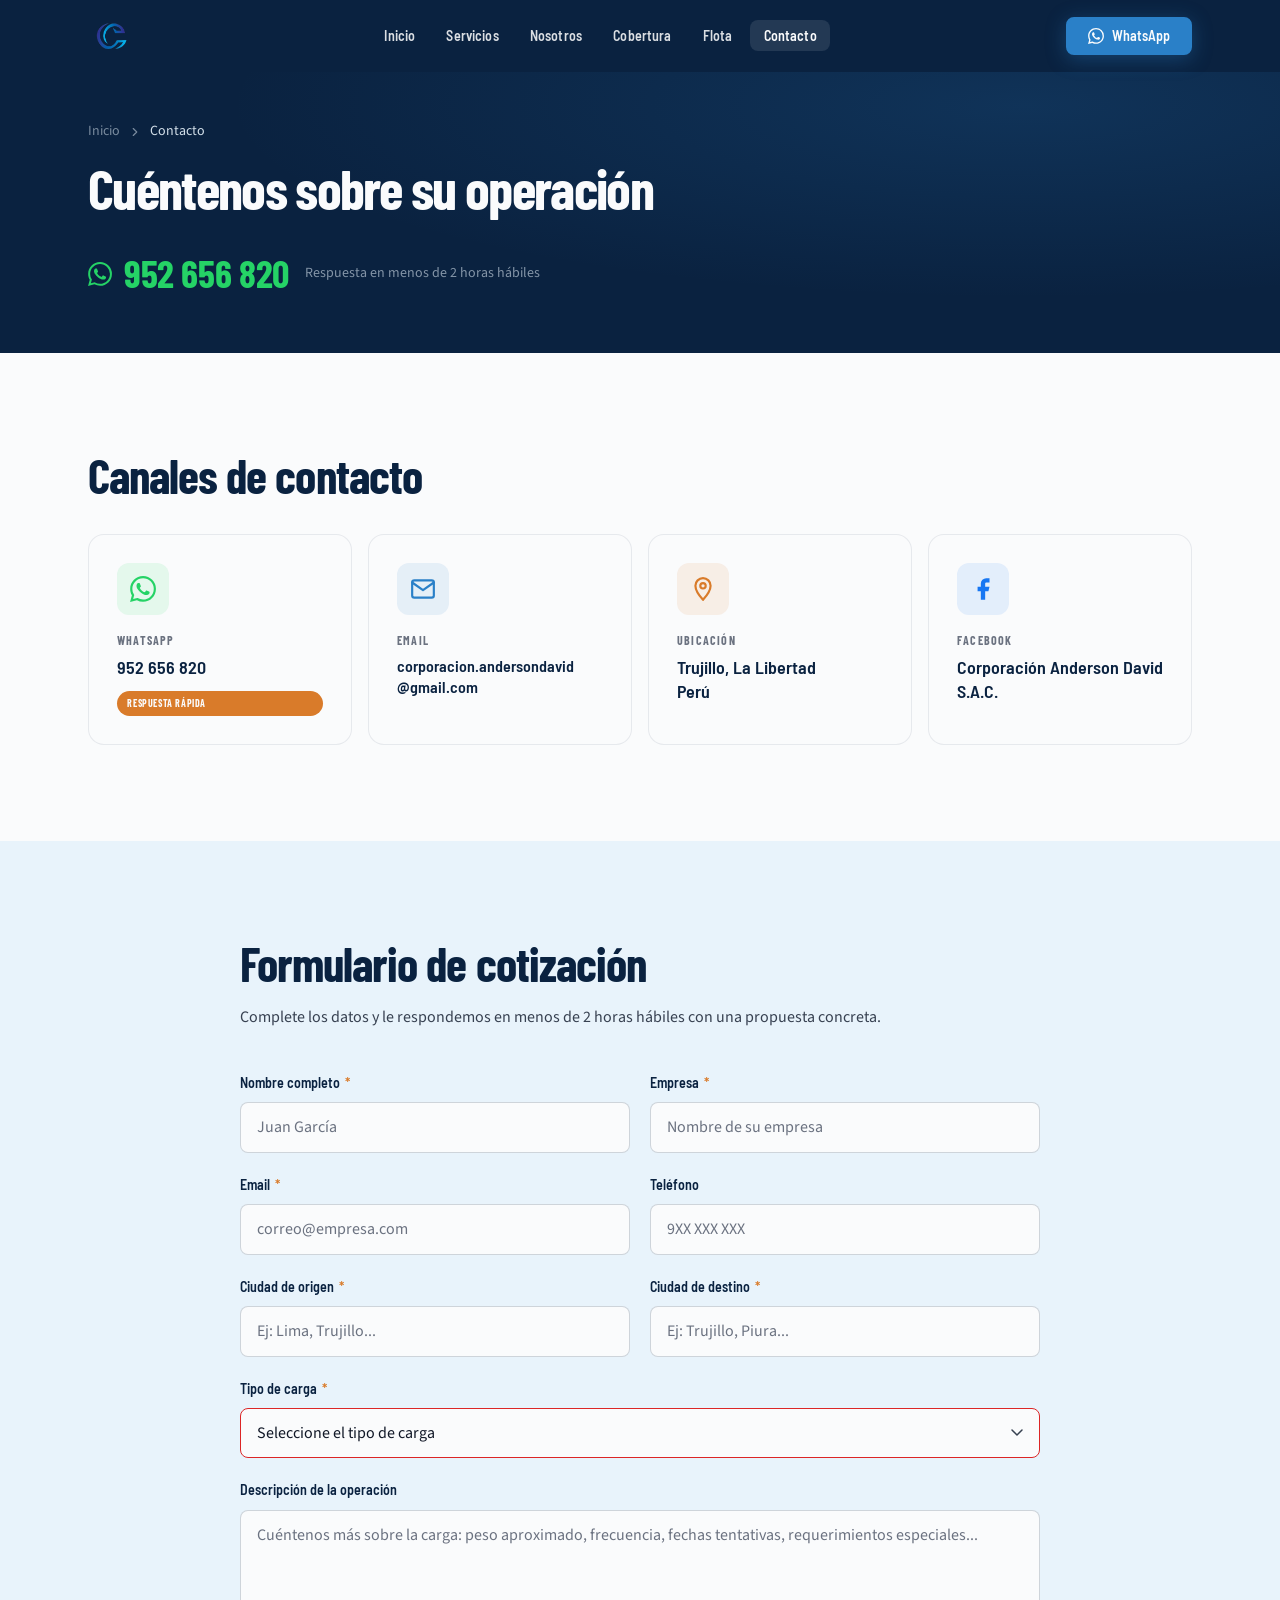
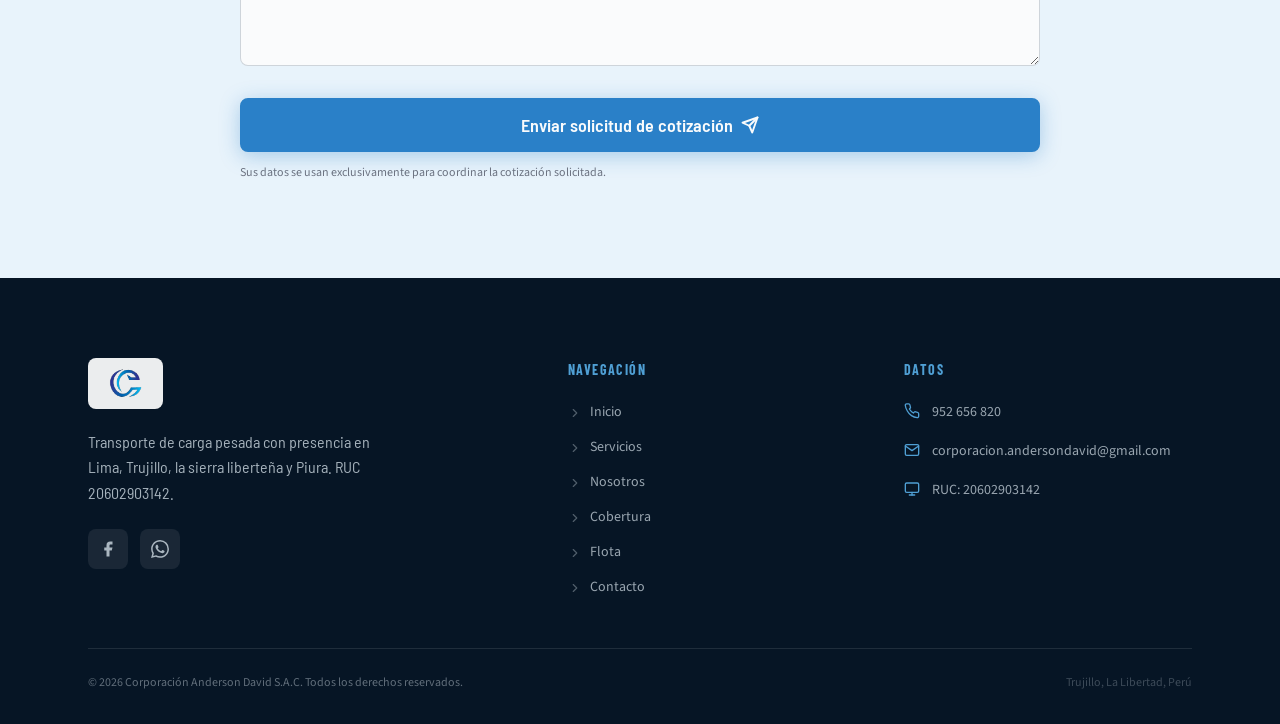
<file: contacto.html>
<!DOCTYPE html>
<html lang="es">
<head>
  <meta charset="UTF-8">
  <meta name="viewport" content="width=device-width, initial-scale=1.0">
  <title>Contacto — Corporación Anderson David S.A.C.</title>
  <meta name="description" content="Contacte a Corporación Anderson David para cotizar transporte de carga pesada. WhatsApp 952 656 820 · Lima, Trujillo, Sierra Liberteña, Piura.">
  <meta name="robots" content="index, follow">
  <link rel="canonical" href="https://andersondavid.pe/contacto.html">
  <meta property="og:type" content="website">
  <meta property="og:title" content="Contacto — Corporación Anderson David S.A.C.">
  <meta property="og:description" content="Cotice su operación de transporte. WhatsApp directo o formulario de contacto.">
  <meta property="og:url" content="https://andersondavid.pe/contacto.html">
  <link rel="icon" type="image/png" href="assets/logos/logo-icon-nobg.png">
  <link rel="apple-touch-icon" href="assets/logos/logo-icon-nobg.png">
  <link rel="preconnect" href="https://fonts.googleapis.com">
  <link rel="preconnect" href="https://fonts.gstatic.com" crossorigin>
  <link href="https://fonts.googleapis.com/css2?family=Barlow+Condensed:wght@600;700&family=Barlow+Semi+Condensed:wght@400;600&family=Source+Sans+3:wght@400;600&display=swap" rel="stylesheet">
  <link rel="stylesheet" href="css/tokens.css">
  <link rel="stylesheet" href="css/layout.css">
  <link rel="stylesheet" href="css/contacto.css">
  <link rel="stylesheet" href="css/motion.css">
</head>
<body>

  <!-- NAVBAR -->
  <header class="navbar" role="banner">
    <div class="navbar__inner">
      <a href="index.html" class="navbar__logo" aria-label="Anderson David — Inicio">
        <div class="navbar__logo-wrap">
          <img src="assets/logos/logo-icon-nobg.png" alt="Corporación Anderson David S.A.C." width="40" height="40">
        </div>
      </a>
      <nav aria-label="Navegación principal">
        <ul class="navbar__nav">
          <li><a href="index.html">Inicio</a></li>
          <li><a href="servicios.html">Servicios</a></li>
          <li><a href="nosotros.html">Nosotros</a></li>
          <li><a href="cobertura.html">Cobertura</a></li>
          <li><a href="flota.html">Flota</a></li>
          <li><a href="contacto.html" class="active">Contacto</a></li>
        </ul>
      </nav>
      <div class="navbar__cta">
        <a href="https://wa.me/51952656820?text=Hola,%20quiero%20consultar%20sobre%20transporte" class="btn btn--primary" target="_blank" rel="noopener noreferrer">
          <svg width="16" height="16" viewBox="0 0 24 24" fill="currentColor" aria-hidden="true"><path d="M17.472 14.382c-.297-.149-1.758-.867-2.03-.967-.273-.099-.471-.148-.67.15-.197.297-.767.966-.94 1.164-.173.199-.347.223-.644.075-.297-.15-1.255-.463-2.39-1.475-.883-.788-1.48-1.761-1.653-2.059-.173-.297-.018-.458.13-.606.134-.133.298-.347.446-.52.149-.174.198-.298.298-.497.099-.198.05-.371-.025-.52-.075-.149-.669-1.612-.916-2.207-.242-.579-.487-.5-.669-.51-.173-.008-.371-.01-.57-.01-.198 0-.52.074-.792.372-.272.297-1.04 1.016-1.04 2.479 0 1.462 1.065 2.875 1.213 3.074.149.198 2.096 3.2 5.077 4.487.709.306 1.262.489 1.694.625.712.227 1.36.195 1.871.118.571-.085 1.758-.719 2.006-1.413.248-.694.248-1.289.173-1.413-.074-.124-.272-.198-.57-.347m-5.421 7.403h-.004a9.87 9.87 0 01-5.031-1.378l-.361-.214-3.741.982.998-3.648-.235-.374a9.86 9.86 0 01-1.51-5.26c.001-5.45 4.436-9.884 9.888-9.884 2.64 0 5.122 1.03 6.988 2.898a9.825 9.825 0 012.893 6.994c-.003 5.45-4.437 9.884-9.885 9.884m8.413-18.297A11.815 11.815 0 0012.05 0C5.495 0 .16 5.335.157 11.892c0 2.096.547 4.142 1.588 5.945L.057 24l6.305-1.654a11.882 11.882 0 005.683 1.448h.005c6.554 0 11.89-5.335 11.893-11.893a11.821 11.821 0 00-3.48-8.413z"/></svg>
          WhatsApp
        </a>
      </div>
      <button class="navbar__hamburger" aria-label="Abrir menú" aria-expanded="false">
        <span></span><span></span><span></span>
      </button>
    </div>
  </header>

  <div class="navbar__drawer" aria-hidden="true">
    <nav aria-label="Navegación móvil">
      <ul class="navbar__drawer-nav">
        <li><a href="index.html">Inicio</a></li>
        <li><a href="servicios.html">Servicios</a></li>
        <li><a href="nosotros.html">Nosotros</a></li>
        <li><a href="cobertura.html">Cobertura</a></li>
        <li><a href="flota.html">Flota</a></li>
        <li><a href="contacto.html">Contacto</a></li>
      </ul>
    </nav>
    <div class="navbar__drawer-cta">
      <a href="https://wa.me/51952656820" class="btn btn--whatsapp" target="_blank" rel="noopener noreferrer">WhatsApp</a>
    </div>
  </div>

  <main>

    <!-- 1. HERO MÍNIMO Navy sólido -->
    <section class="contact-hero" aria-label="Contacto">
      <div class="container contact-hero__content">
        <div class="contact-hero__breadcrumb" data-reveal>
          <a href="index.html">Inicio</a>
          <svg width="14" height="14" viewBox="0 0 24 24" fill="none" stroke="currentColor" stroke-width="2" stroke-linecap="round" stroke-linejoin="round" aria-hidden="true"><path d="m9 18 6-6-6-6"/></svg>
          <span>Contacto</span>
        </div>
        <h1 class="contact-hero__title" data-reveal data-reveal-delay="60">
          Cuéntenos sobre su operación
        </h1>
        <!-- Teléfono visible de inmediato -->
        <div class="contact-hero__phone" data-reveal data-reveal-delay="120">
          <a href="https://wa.me/51952656820?text=Hola%2C+quiero+consultar+sobre+transporte" class="contact-hero__wa-link" target="_blank" rel="noopener noreferrer" aria-label="WhatsApp 952 656 820">
            <svg width="24" height="24" viewBox="0 0 24 24" fill="currentColor" aria-hidden="true"><path d="M17.472 14.382c-.297-.149-1.758-.867-2.03-.967-.273-.099-.471-.148-.67.15-.197.297-.767.966-.94 1.164-.173.199-.347.223-.644.075-.297-.15-1.255-.463-2.39-1.475-.883-.788-1.48-1.761-1.653-2.059-.173-.297-.018-.458.13-.606.134-.133.298-.347.446-.52.149-.174.198-.298.298-.497.099-.198.05-.371-.025-.52-.075-.149-.669-1.612-.916-2.207-.242-.579-.487-.5-.669-.51-.173-.008-.371-.01-.57-.01-.198 0-.52.074-.792.372-.272.297-1.04 1.016-1.04 2.479 0 1.462 1.065 2.875 1.213 3.074.149.198 2.096 3.2 5.077 4.487.709.306 1.262.489 1.694.625.712.227 1.36.195 1.871.118.571-.085 1.758-.719 2.006-1.413.248-.694.248-1.289.173-1.413-.074-.124-.272-.198-.57-.347m-5.421 7.403h-.004a9.87 9.87 0 01-5.031-1.378l-.361-.214-3.741.982.998-3.648-.235-.374a9.86 9.86 0 01-1.51-5.26c.001-5.45 4.436-9.884 9.888-9.884 2.64 0 5.122 1.03 6.988 2.898a9.825 9.825 0 012.893 6.994c-.003 5.45-4.437 9.884-9.885 9.884m8.413-18.297A11.815 11.815 0 0012.05 0C5.495 0 .16 5.335.157 11.892c0 2.096.547 4.142 1.588 5.945L.057 24l6.305-1.654a11.882 11.882 0 005.683 1.448h.005c6.554 0 11.89-5.335 11.893-11.893a11.821 11.821 0 00-3.48-8.413z"/></svg>
            <span>952 656 820</span>
          </a>
          <span class="contact-hero__wa-hint">Respuesta en menos de 2 horas hábiles</span>
        </div>
      </div>
    </section>

    <!-- 2. DATOS DIRECTOS — primero los datos, después el formulario -->
    <section class="section section--white" aria-labelledby="datos-title">
      <div class="container">
        <h2 class="section-title" id="datos-title" data-reveal style="margin-bottom: var(--sp-8);">
          Canales de contacto
        </h2>
        <div class="contact-cards">

          <div class="contact-card" data-reveal data-reveal-delay="0">
            <div class="contact-card__icon contact-card__icon--wa">
              <svg width="26" height="26" viewBox="0 0 24 24" fill="currentColor" aria-hidden="true"><path d="M17.472 14.382c-.297-.149-1.758-.867-2.03-.967-.273-.099-.471-.148-.67.15-.197.297-.767.966-.94 1.164-.173.199-.347.223-.644.075-.297-.15-1.255-.463-2.39-1.475-.883-.788-1.48-1.761-1.653-2.059-.173-.297-.018-.458.13-.606.134-.133.298-.347.446-.52.149-.174.198-.298.298-.497.099-.198.05-.371-.025-.52-.075-.149-.669-1.612-.916-2.207-.242-.579-.487-.5-.669-.51-.173-.008-.371-.01-.57-.01-.198 0-.52.074-.792.372-.272.297-1.04 1.016-1.04 2.479 0 1.462 1.065 2.875 1.213 3.074.149.198 2.096 3.2 5.077 4.487.709.306 1.262.489 1.694.625.712.227 1.36.195 1.871.118.571-.085 1.758-.719 2.006-1.413.248-.694.248-1.289.173-1.413-.074-.124-.272-.198-.57-.347m-5.421 7.403h-.004a9.87 9.87 0 01-5.031-1.378l-.361-.214-3.741.982.998-3.648-.235-.374a9.86 9.86 0 01-1.51-5.26c.001-5.45 4.436-9.884 9.888-9.884 2.64 0 5.122 1.03 6.988 2.898a9.825 9.825 0 012.893 6.994c-.003 5.45-4.437 9.884-9.885 9.884m8.413-18.297A11.815 11.815 0 0012.05 0C5.495 0 .16 5.335.157 11.892c0 2.096.547 4.142 1.588 5.945L.057 24l6.305-1.654a11.882 11.882 0 005.683 1.448h.005c6.554 0 11.89-5.335 11.893-11.893a11.821 11.821 0 00-3.48-8.413z"/></svg>
            </div>
            <div class="contact-card__body">
              <div class="contact-card__label">WhatsApp</div>
              <a href="https://wa.me/51952656820?text=Hola%2C+quiero+consultar+sobre+transporte" class="contact-card__value" target="_blank" rel="noopener noreferrer">952 656 820</a>
              <span class="badge badge--amber" style="margin-top: var(--sp-2); font-size:10px;">Respuesta rápida</span>
            </div>
          </div>

          <div class="contact-card" data-reveal data-reveal-delay="80">
            <div class="contact-card__icon contact-card__icon--email">
              <svg width="26" height="26" viewBox="0 0 24 24" fill="none" stroke="currentColor" stroke-width="2" stroke-linecap="round" stroke-linejoin="round" aria-hidden="true"><path d="M4 4h16c1.1 0 2 .9 2 2v12c0 1.1-.9 2-2 2H4c-1.1 0-2-.9-2-2V6c0-1.1.9-2 2-2z"/><polyline points="22,6 12,13 2,6"/></svg>
            </div>
            <div class="contact-card__body">
              <div class="contact-card__label">Email</div>
              <a href="mailto:corporacion.andersondavid@gmail.com" class="contact-card__value contact-card__value--sm">corporacion.andersondavid<br>@gmail.com</a>
            </div>
          </div>

          <div class="contact-card" data-reveal data-reveal-delay="160">
            <div class="contact-card__icon contact-card__icon--location">
              <svg width="26" height="26" viewBox="0 0 24 24" fill="none" stroke="currentColor" stroke-width="2" stroke-linecap="round" stroke-linejoin="round" aria-hidden="true"><path d="M12 2C8.13 2 5 5.13 5 9c0 5.25 7 13 7 13s7-7.75 7-13c0-3.87-3.13-7-7-7z"/><circle cx="12" cy="9" r="2.5"/></svg>
            </div>
            <div class="contact-card__body">
              <div class="contact-card__label">Ubicación</div>
              <span class="contact-card__value">Trujillo, La Libertad<br>Perú</span>
            </div>
          </div>

          <div class="contact-card" data-reveal data-reveal-delay="240">
            <div class="contact-card__icon contact-card__icon--facebook">
              <svg width="26" height="26" viewBox="0 0 24 24" fill="currentColor" aria-hidden="true"><path d="M18 2h-3a5 5 0 0 0-5 5v3H7v4h3v8h4v-8h3l1-4h-4V7a1 1 0 0 1 1-1h3z"/></svg>
            </div>
            <div class="contact-card__body">
              <div class="contact-card__label">Facebook</div>
              <a href="https://www.facebook.com/share/17NmHmi2Y3/" class="contact-card__value" target="_blank" rel="noopener noreferrer">Corporación Anderson David S.A.C.</a>
            </div>
          </div>

        </div>
      </div>
    </section>

    <!-- 3. FORMULARIO FORMSPREE -->
    <section class="section section--ice form-section" aria-labelledby="form-title">
      <div class="container">
        <div class="form-wrap">
          <div class="form-header" data-reveal>
            <h2 class="section-title" id="form-title">Formulario de cotización</h2>
            <p class="form-header__desc">
              Complete los datos y le respondemos en menos de 2 horas hábiles con una propuesta concreta.
            </p>
          </div>

          <!--
            Formspree — Contacto Web · andersondavid.pe
            Cuenta (Altive): altivesolutions+andersondavid@gmail.com  ·  Endpoint: https://formspree.io/f/mkodjljr
            · Envío por AJAX (ver js/main.js, bloque B2): en el plan free el redirect nativo
              de Formspree (_next) es función de pago, por eso el redirect a gracias.html lo
              hacemos por JS tras recibir respuesta OK.
            · Reply-To: lo aporta automáticamente el campo name="email" (no hace falta _replyto).
            · Notificaciones: destino final contacto@andersondavid.pe (pendiente de verificación
              en Formspree; hasta entonces llegan a altivesolutions+andersondavid@gmail.com).
          -->
          <form
            class="contact-form"
            action="https://formspree.io/f/mkodjljr"
            method="POST"
            novalidate
            data-reveal
            data-reveal-delay="80"
          >
            <!-- Asunto de la notificación por email -->
            <input type="hidden" name="_subject" value="Nueva solicitud de cotización — andersondavid.pe">
            <!-- Anti-spam honeypot -->
            <input type="text" name="_gotcha" style="display:none" tabindex="-1" autocomplete="off">

            <!-- Fila 1: nombre, empresa, email, teléfono -->
            <div class="form-row">
              <div class="form-field">
                <label for="nombre" class="form-label">Nombre completo <span class="form-required" aria-label="requerido">*</span></label>
                <input type="text" id="nombre" name="nombre" class="form-input" placeholder="Juan García" required autocomplete="name">
              </div>
              <div class="form-field">
                <label for="empresa" class="form-label">Empresa <span class="form-required" aria-label="requerido">*</span></label>
                <input type="text" id="empresa" name="empresa" class="form-input" placeholder="Nombre de su empresa" required autocomplete="organization">
              </div>
            </div>

            <div class="form-row">
              <div class="form-field">
                <label for="email" class="form-label">Email <span class="form-required" aria-label="requerido">*</span></label>
                <input type="email" id="email" name="email" class="form-input" placeholder="correo@empresa.com" required autocomplete="email">
              </div>
              <div class="form-field">
                <label for="telefono" class="form-label">Teléfono</label>
                <input type="tel" id="telefono" name="telefono" class="form-input" placeholder="9XX XXX XXX" autocomplete="tel">
              </div>
            </div>

            <!-- Fila 2: origen, destino, tipo de carga -->
            <div class="form-row">
              <div class="form-field">
                <label for="origen" class="form-label">Ciudad de origen <span class="form-required" aria-label="requerido">*</span></label>
                <input type="text" id="origen" name="origen" class="form-input" placeholder="Ej: Lima, Trujillo..." required>
              </div>
              <div class="form-field">
                <label for="destino" class="form-label">Ciudad de destino <span class="form-required" aria-label="requerido">*</span></label>
                <input type="text" id="destino" name="destino" class="form-input" placeholder="Ej: Trujillo, Piura..." required>
              </div>
            </div>

            <div class="form-row form-row--single">
              <div class="form-field">
                <label for="tipo_carga" class="form-label">Tipo de carga <span class="form-required" aria-label="requerido">*</span></label>
                <select id="tipo_carga" name="tipo_carga" class="form-input form-select" required>
                  <option value="" disabled selected>Seleccione el tipo de carga</option>
                  <option value="cemento">Cemento</option>
                  <option value="mineria">Minería</option>
                  <option value="construccion">Construcción</option>
                  <option value="exportacion">Exportación</option>
                  <option value="materiales_granel">Materiales a granel</option>
                  <option value="otro">Otro</option>
                </select>
              </div>
            </div>

            <!-- Mensaje full width -->
            <div class="form-field form-field--full">
              <label for="mensaje" class="form-label">Descripción de la operación</label>
              <textarea id="mensaje" name="mensaje" class="form-input form-textarea" placeholder="Cuéntenos más sobre la carga: peso aproximado, frecuencia, fechas tentativas, requerimientos especiales..." rows="5"></textarea>
            </div>

            <div class="form-submit">
              <p class="form-status" role="alert" aria-live="polite" hidden></p>
              <button type="submit" class="btn btn--primary form-submit-btn">
                Enviar solicitud de cotización
                <svg width="18" height="18" viewBox="0 0 24 24" fill="none" stroke="currentColor" stroke-width="2.5" stroke-linecap="round" stroke-linejoin="round" aria-hidden="true"><line x1="22" y1="2" x2="11" y2="13"/><polygon points="22 2 15 22 11 13 2 9 22 2"/></svg>
              </button>
              <p class="form-privacy">
                Sus datos se usan exclusivamente para coordinar la cotización solicitada.
              </p>
            </div>

          </form>
        </div>
      </div>
    </section>

  </main>

  <!-- FOOTER -->
  <footer class="footer" role="contentinfo">
    <div class="container">
      <div class="footer__grid">
        <div class="footer__brand">
          <a href="index.html" aria-label="Anderson David — Inicio"><div class="footer__logo-wrap"><img src="assets/logos/logo-icon-nobg.png" alt="Corporación Anderson David S.A.C." width="36" height="36"></div></a>
          <p class="footer__tagline">Transporte de carga pesada con presencia en Lima, Trujillo, la sierra liberteña y Piura. RUC 20602903142.</p>
          <div class="footer__social">
            <a href="https://www.facebook.com/share/17NmHmi2Y3/" class="footer__social-link" target="_blank" rel="noopener noreferrer" aria-label="Facebook"><svg width="18" height="18" viewBox="0 0 24 24" fill="currentColor" aria-hidden="true"><path d="M18 2h-3a5 5 0 0 0-5 5v3H7v4h3v8h4v-8h3l1-4h-4V7a1 1 0 0 1 1-1h3z"/></svg></a>
            <a href="https://wa.me/51952656820" class="footer__social-link" target="_blank" rel="noopener noreferrer" aria-label="WhatsApp"><svg width="18" height="18" viewBox="0 0 24 24" fill="currentColor" aria-hidden="true"><path d="M17.472 14.382c-.297-.149-1.758-.867-2.03-.967-.273-.099-.471-.148-.67.15-.197.297-.767.966-.94 1.164-.173.199-.347.223-.644.075-.297-.15-1.255-.463-2.39-1.475-.883-.788-1.48-1.761-1.653-2.059-.173-.297-.018-.458.13-.606.134-.133.298-.347.446-.52.149-.174.198-.298.298-.497.099-.198.05-.371-.025-.52-.075-.149-.669-1.612-.916-2.207-.242-.579-.487-.5-.669-.51-.173-.008-.371-.01-.57-.01-.198 0-.52.074-.792.372-.272.297-1.04 1.016-1.04 2.479 0 1.462 1.065 2.875 1.213 3.074.149.198 2.096 3.2 5.077 4.487.709.306 1.262.489 1.694.625.712.227 1.36.195 1.871.118.571-.085 1.758-.719 2.006-1.413.248-.694.248-1.289.173-1.413-.074-.124-.272-.198-.57-.347m-5.421 7.403h-.004a9.87 9.87 0 01-5.031-1.378l-.361-.214-3.741.982.998-3.648-.235-.374a9.86 9.86 0 01-1.51-5.26c.001-5.45 4.436-9.884 9.888-9.884 2.64 0 5.122 1.03 6.988 2.898a9.825 9.825 0 012.893 6.994c-.003 5.45-4.437 9.884-9.885 9.884m8.413-18.297A11.815 11.815 0 0012.05 0C5.495 0 .16 5.335.157 11.892c0 2.096.547 4.142 1.588 5.945L.057 24l6.305-1.654a11.882 11.882 0 005.683 1.448h.005c6.554 0 11.89-5.335 11.893-11.893a11.821 11.821 0 00-3.48-8.413z"/></svg></a>
          </div>
        </div>
        <div>
          <p class="footer__col-title">Navegación</p>
          <ul class="footer__links">
            <li><a href="index.html"><svg width="14" height="14" viewBox="0 0 24 24" fill="none" stroke="currentColor" stroke-width="2" stroke-linecap="round" stroke-linejoin="round" aria-hidden="true"><path d="m9 18 6-6-6-6"/></svg>Inicio</a></li>
            <li><a href="servicios.html"><svg width="14" height="14" viewBox="0 0 24 24" fill="none" stroke="currentColor" stroke-width="2" stroke-linecap="round" stroke-linejoin="round" aria-hidden="true"><path d="m9 18 6-6-6-6"/></svg>Servicios</a></li>
            <li><a href="nosotros.html"><svg width="14" height="14" viewBox="0 0 24 24" fill="none" stroke="currentColor" stroke-width="2" stroke-linecap="round" stroke-linejoin="round" aria-hidden="true"><path d="m9 18 6-6-6-6"/></svg>Nosotros</a></li>
            <li><a href="cobertura.html"><svg width="14" height="14" viewBox="0 0 24 24" fill="none" stroke="currentColor" stroke-width="2" stroke-linecap="round" stroke-linejoin="round" aria-hidden="true"><path d="m9 18 6-6-6-6"/></svg>Cobertura</a></li>
            <li><a href="flota.html"><svg width="14" height="14" viewBox="0 0 24 24" fill="none" stroke="currentColor" stroke-width="2" stroke-linecap="round" stroke-linejoin="round" aria-hidden="true"><path d="m9 18 6-6-6-6"/></svg>Flota</a></li>
            <li><a href="contacto.html"><svg width="14" height="14" viewBox="0 0 24 24" fill="none" stroke="currentColor" stroke-width="2" stroke-linecap="round" stroke-linejoin="round" aria-hidden="true"><path d="m9 18 6-6-6-6"/></svg>Contacto</a></li>
          </ul>
        </div>
        <div>
          <p class="footer__col-title">Datos</p>
          <div class="footer__contact-item"><svg width="16" height="16" viewBox="0 0 24 24" fill="none" stroke="currentColor" stroke-width="2" stroke-linecap="round" stroke-linejoin="round" aria-hidden="true"><path d="M22 16.92v3a2 2 0 0 1-2.18 2 19.79 19.79 0 0 1-8.63-3.07A19.5 19.5 0 0 1 4.99 12a19.79 19.79 0 0 1-3.07-8.67A2 2 0 0 1 3.92 1.28h3a2 2 0 0 1 2 1.72c.127.96.361 1.903.7 2.81a2 2 0 0 1-.45 2.11L8.09 9a16 16 0 0 0 6 6l1.27-1.27a2 2 0 0 1 2.11-.45c.907.339 1.85.573 2.81.7a2 2 0 0 1 1.72 2.01z"/></svg><div><a href="tel:+51952656820">952 656 820</a></div></div>
          <div class="footer__contact-item"><svg width="16" height="16" viewBox="0 0 24 24" fill="none" stroke="currentColor" stroke-width="2" stroke-linecap="round" stroke-linejoin="round" aria-hidden="true"><path d="M4 4h16c1.1 0 2 .9 2 2v12c0 1.1-.9 2-2 2H4c-1.1 0-2-.9-2-2V6c0-1.1.9-2 2-2z"/><polyline points="22,6 12,13 2,6"/></svg><div><a href="mailto:corporacion.andersondavid@gmail.com">corporacion.andersondavid@gmail.com</a></div></div>
          <div class="footer__contact-item"><svg width="16" height="16" viewBox="0 0 24 24" fill="none" stroke="currentColor" stroke-width="2" stroke-linecap="round" stroke-linejoin="round" aria-hidden="true"><rect x="2" y="3" width="20" height="14" rx="2"/><line x1="8" y1="21" x2="16" y2="21"/><line x1="12" y1="17" x2="12" y2="21"/></svg><div>RUC: 20602903142</div></div>
        </div>
      </div>
      <div class="footer__bottom">
        <p class="footer__copy">&copy; 2026 Corporación Anderson David S.A.C. Todos los derechos reservados.</p>
        <div class="footer__legal"><span class="footer__copy" style="opacity:0.6;">Trujillo, La Libertad, Perú</span></div>
      </div>
    </div>
  </footer>

  <script src="js/main.js" defer></script>
</body>
</html>
</file>
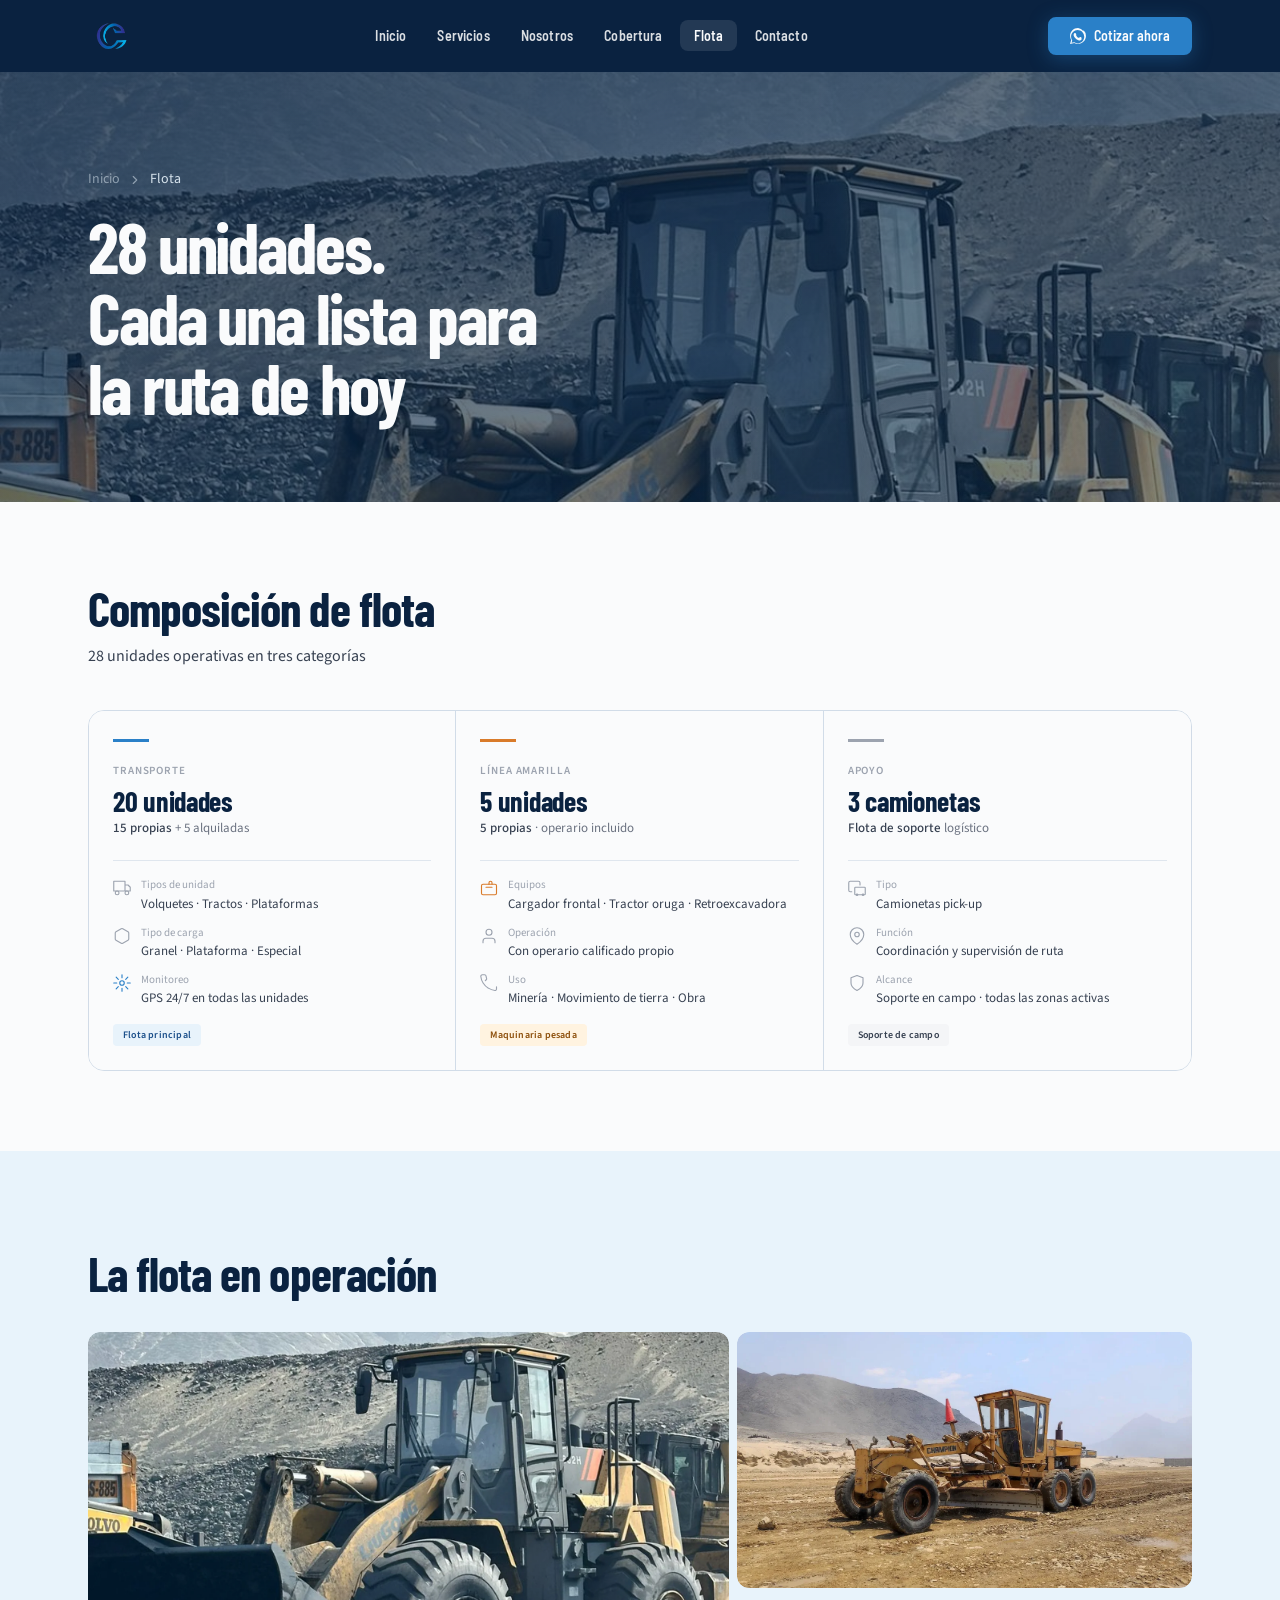
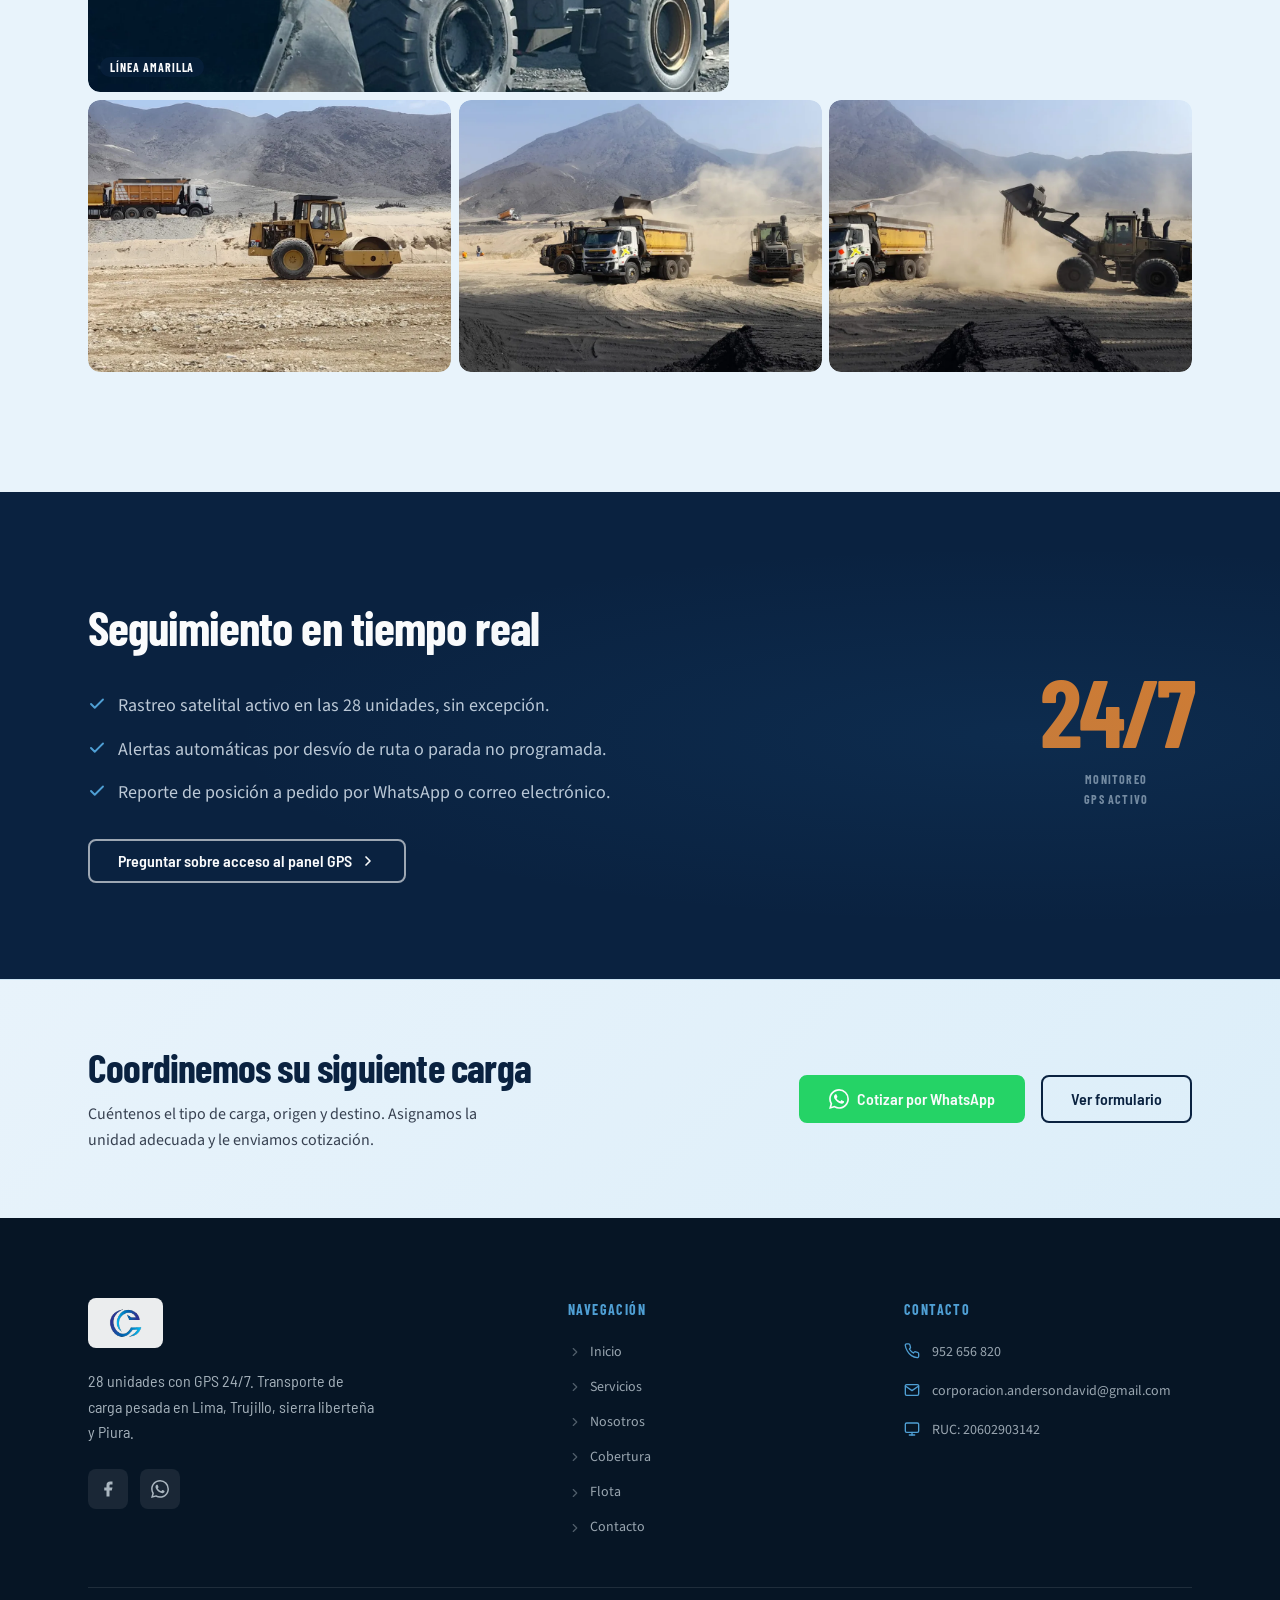
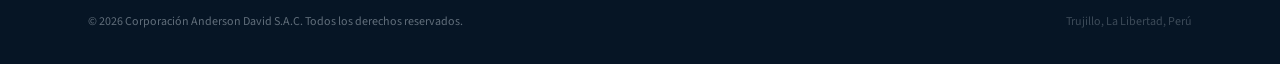
<file: flota.html>
<!DOCTYPE html>
<html lang="es">
<head>
  <meta charset="UTF-8">
  <meta name="viewport" content="width=device-width, initial-scale=1.0">
  <title>Flota — Corporación Anderson David S.A.C.</title>
  <meta name="description" content="28 unidades propias y alquiladas: volquetes, línea amarilla y camionetas de apoyo. Monitoreo GPS 24/7 en toda la flota.">
  <meta name="robots" content="index, follow">
  <link rel="canonical" href="https://andersondavid.pe/flota.html">
  <meta property="og:type" content="website">
  <meta property="og:title" content="Flota — Corporación Anderson David S.A.C.">
  <meta property="og:description" content="28 unidades con GPS 24/7. Volquetes, línea amarilla y camionetas de apoyo para transporte de carga pesada en el norte del Perú.">
  <meta property="og:url" content="https://andersondavid.pe/flota.html">
  <link rel="icon" type="image/png" href="assets/logos/logo-icon-nobg.png">
  <link rel="apple-touch-icon" href="assets/logos/logo-icon-nobg.png">
  <link rel="preconnect" href="https://fonts.googleapis.com">
  <link rel="preconnect" href="https://fonts.gstatic.com" crossorigin>
  <link href="https://fonts.googleapis.com/css2?family=Barlow+Condensed:wght@600;700&family=Barlow+Semi+Condensed:wght@400;600&family=Source+Sans+3:wght@400;600&display=swap" rel="stylesheet">
  <link rel="stylesheet" href="css/tokens.css">
  <link rel="stylesheet" href="css/layout.css">
  <link rel="stylesheet" href="css/flota.css">
  <link rel="stylesheet" href="css/motion.css">
</head>
<body>

  <!-- NAVBAR -->
  <header class="navbar" role="banner">
    <div class="navbar__inner">
      <a href="index.html" class="navbar__logo" aria-label="Anderson David — Inicio">
        <div class="navbar__logo-wrap">
          <img src="assets/logos/logo-icon-nobg.png" alt="Corporación Anderson David S.A.C." width="40" height="40">
        </div>
      </a>
      <nav aria-label="Navegación principal">
        <ul class="navbar__nav">
          <li><a href="index.html">Inicio</a></li>
          <li><a href="servicios.html">Servicios</a></li>
          <li><a href="nosotros.html">Nosotros</a></li>
          <li><a href="cobertura.html">Cobertura</a></li>
          <li><a href="flota.html" class="active">Flota</a></li>
          <li><a href="contacto.html">Contacto</a></li>
        </ul>
      </nav>
      <div class="navbar__cta">
        <a href="https://wa.me/51952656820?text=Hola,%20me%20interesa%20cotizar%20un%20servicio%20de%20transporte" class="btn btn--primary" target="_blank" rel="noopener noreferrer">
          <svg width="16" height="16" viewBox="0 0 24 24" fill="currentColor" aria-hidden="true"><path d="M17.472 14.382c-.297-.149-1.758-.867-2.03-.967-.273-.099-.471-.148-.67.15-.197.297-.767.966-.94 1.164-.173.199-.347.223-.644.075-.297-.15-1.255-.463-2.39-1.475-.883-.788-1.48-1.761-1.653-2.059-.173-.297-.018-.298.298-.497.099-.198.05-.371-.025-.52-.075-.149-.669-1.612-.916-2.207-.242-.579-.487-.5-.669-.51-.173-.008-.371-.01-.57-.01-.198 0-.52.074-.792.372-.272.297-1.04 1.016-1.04 2.479 0 1.462 1.065 2.875 1.213 3.074.149.198 2.096 3.2 5.077 4.487.709.306 1.262.489 1.694.625.712.227 1.36.195 1.871.118.571-.085 1.758-.719 2.006-1.413.248-.694.248-1.289.173-1.413-.074-.124-.272-.198-.57-.347m-5.421 7.403h-.004a9.87 9.87 0 01-5.031-1.378l-.361-.214-3.741.982.998-3.648-.235-.374a9.86 9.86 0 01-1.51-5.26c.001-5.45 4.436-9.884 9.888-9.884 2.64 0 5.122 1.03 6.988 2.898a9.825 9.825 0 012.893 6.994c-.003 5.45-4.437 9.884-9.885 9.884m8.413-18.297A11.815 11.815 0 0012.05 0C5.495 0 .16 5.335.157 11.892c0 2.096.547 4.142 1.588 5.945L.057 24l6.305-1.654a11.882 11.882 0 005.683 1.448h.005c6.554 0 11.89-5.335 11.893-11.893a11.821 11.821 0 00-3.48-8.413z"/></svg>
          Cotizar ahora
        </a>
      </div>
      <button class="navbar__hamburger" aria-label="Abrir menú" aria-expanded="false">
        <span></span><span></span><span></span>
      </button>
    </div>
  </header>

  <div class="navbar__drawer" aria-hidden="true">
    <nav aria-label="Navegación móvil">
      <ul class="navbar__drawer-nav">
        <li><a href="index.html">Inicio</a></li>
        <li><a href="servicios.html">Servicios</a></li>
        <li><a href="nosotros.html">Nosotros</a></li>
        <li><a href="cobertura.html">Cobertura</a></li>
        <li><a href="flota.html">Flota</a></li>
        <li><a href="contacto.html">Contacto</a></li>
      </ul>
    </nav>
    <div class="navbar__drawer-cta">
      <a href="https://wa.me/51952656820" class="btn btn--whatsapp" target="_blank" rel="noopener noreferrer">WhatsApp</a>
    </div>
  </div>

  <main>

    <!-- 1. PAGE HERO -->
    <section class="page-hero" aria-label="Nuestra flota">
      <div class="page-hero__bg" aria-hidden="true"></div>
      <div class="page-hero__bg-image"
           style="background-image: url('assets/images/hero-flota.jpg');"
           role="img"
           aria-label="Flota de unidades de Corporación Anderson David"
           fetchpriority="high">
      </div>
      <div class="container page-hero__content">
        <div class="page-hero__breadcrumb" data-reveal>
          <a href="index.html">Inicio</a>
          <svg width="14" height="14" viewBox="0 0 24 24" fill="none" stroke="currentColor" stroke-width="2" stroke-linecap="round" stroke-linejoin="round" aria-hidden="true"><path d="m9 18 6-6-6-6"/></svg>
          <span>Flota</span>
        </div>
        <h1 class="page-hero__title" data-reveal data-reveal-delay="80">
          28 unidades.<br>Cada una lista para<br>la ruta de hoy
        </h1>
      </div>
    </section>

    <!-- 2. COMPOSICIÓN DE FLOTA — v2 -->
    <section class="flota-composicion" aria-labelledby="flota-comp-titulo">
      <div class="container">
        <h2 id="flota-comp-titulo" class="section-title" data-reveal>Composición de flota</h2>
        <p class="section-sub" data-reveal data-reveal-delay="60">28 unidades operativas en tres categorías</p>

        <div class="fc-grid">

          <div class="fc-card" data-reveal data-reveal-delay="0">
            <span class="fc-accent fc-accent--sky"></span>
            <p class="fc-label">Transporte</p>
            <p class="fc-title">20 unidades</p>
            <p class="fc-count"><strong>15 propias</strong> + 5 alquiladas</p>
            <div class="fc-divider"></div>
            <div class="fc-row">
              <svg class="fc-icon" viewBox="0 0 24 24" fill="none" stroke="currentColor" stroke-width="1.5" stroke-linecap="round" stroke-linejoin="round" aria-hidden="true"><path d="M1 3h15v13H1zM16 8h4l3 3v5h-7V8z"/><circle cx="5.5" cy="18.5" r="2.5"/><circle cx="18.5" cy="18.5" r="2.5"/></svg>
              <div>
                <p class="fc-spec-key">Tipos de unidad</p>
                <p class="fc-spec-val">Volquetes · Tractos · Plataformas</p>
              </div>
            </div>
            <div class="fc-row">
              <svg class="fc-icon" viewBox="0 0 24 24" fill="none" stroke="currentColor" stroke-width="1.5" stroke-linecap="round" stroke-linejoin="round" aria-hidden="true"><path d="M21 16V8a2 2 0 0 0-1-1.73l-7-4a2 2 0 0 0-2 0l-7 4A2 2 0 0 0 3 8v8a2 2 0 0 0 1 1.73l7 4a2 2 0 0 0 2 0l7-4A2 2 0 0 0 21 16z"/></svg>
              <div>
                <p class="fc-spec-key">Tipo de carga</p>
                <p class="fc-spec-val">Granel · Plataforma · Especial</p>
              </div>
            </div>
            <div class="fc-row">
              <svg class="fc-icon fc-icon--sky" viewBox="0 0 24 24" fill="none" stroke="currentColor" stroke-width="1.5" stroke-linecap="round" stroke-linejoin="round" aria-hidden="true"><circle cx="12" cy="12" r="3"/><path d="M12 1v4M12 19v4M4.22 4.22l2.83 2.83M16.95 16.95l2.83 2.83M1 12h4M19 12h4M4.22 19.78l2.83-2.83M16.95 7.05l2.83-2.83"/></svg>
              <div>
                <p class="fc-spec-key">Monitoreo</p>
                <p class="fc-spec-val">GPS 24/7 en todas las unidades</p>
              </div>
            </div>
            <span class="fc-badge fc-badge--sky">Flota principal</span>
          </div>

          <div class="fc-card" data-reveal data-reveal-delay="80">
            <span class="fc-accent fc-accent--amber"></span>
            <p class="fc-label">Línea amarilla</p>
            <p class="fc-title">5 unidades</p>
            <p class="fc-count"><strong>5 propias</strong> · operario incluido</p>
            <div class="fc-divider"></div>
            <div class="fc-row">
              <svg class="fc-icon fc-icon--amber" viewBox="0 0 24 24" fill="none" stroke="currentColor" stroke-width="1.5" stroke-linecap="round" stroke-linejoin="round" aria-hidden="true"><rect x="2" y="7" width="20" height="14" rx="2"/><path d="M16 7V5a2 2 0 0 0-4 0v2M8 11h8"/></svg>
              <div>
                <p class="fc-spec-key">Equipos</p>
                <p class="fc-spec-val">Cargador frontal · Tractor oruga · Retroexcavadora</p>
              </div>
            </div>
            <div class="fc-row">
              <svg class="fc-icon" viewBox="0 0 24 24" fill="none" stroke="currentColor" stroke-width="1.5" stroke-linecap="round" stroke-linejoin="round" aria-hidden="true"><path d="M20 21v-2a4 4 0 0 0-4-4H8a4 4 0 0 0-4 4v2"/><circle cx="12" cy="7" r="4"/></svg>
              <div>
                <p class="fc-spec-key">Operación</p>
                <p class="fc-spec-val">Con operario calificado propio</p>
              </div>
            </div>
            <div class="fc-row">
              <svg class="fc-icon" viewBox="0 0 24 24" fill="none" stroke="currentColor" stroke-width="1.5" stroke-linecap="round" stroke-linejoin="round" aria-hidden="true"><path d="M22 16.92v3a2 2 0 0 1-2.18 2 19.79 19.79 0 0 1-8.63-3.07A19.5 19.5 0 0 1 4.15 12a19.79 19.79 0 0 1-3.07-8.67A2 2 0 0 1 3.06 1h3a2 2 0 0 1 2 1.72c.127.96.361 1.903.7 2.81a2 2 0 0 1-.45 2.11L7.09 8.91"/></svg>
              <div>
                <p class="fc-spec-key">Uso</p>
                <p class="fc-spec-val">Minería · Movimiento de tierra · Obra</p>
              </div>
            </div>
            <span class="fc-badge fc-badge--amber">Maquinaria pesada</span>
          </div>

          <div class="fc-card" data-reveal data-reveal-delay="160">
            <span class="fc-accent fc-accent--gray"></span>
            <p class="fc-label">Apoyo</p>
            <p class="fc-title">3 camionetas</p>
            <p class="fc-count"><strong>Flota de soporte</strong> logístico</p>
            <div class="fc-divider"></div>
            <div class="fc-row">
              <svg class="fc-icon" viewBox="0 0 24 24" fill="none" stroke="currentColor" stroke-width="1.5" stroke-linecap="round" stroke-linejoin="round" aria-hidden="true"><path d="M5 17H3a2 2 0 0 1-2-2V5a2 2 0 0 1 2-2h11a2 2 0 0 1 2 2v3"/><rect x="9" y="11" width="14" height="10" rx="1"/><circle cx="12" cy="21" r="1"/><circle cx="20" cy="21" r="1"/></svg>
              <div>
                <p class="fc-spec-key">Tipo</p>
                <p class="fc-spec-val">Camionetas pick-up</p>
              </div>
            </div>
            <div class="fc-row">
              <svg class="fc-icon" viewBox="0 0 24 24" fill="none" stroke="currentColor" stroke-width="1.5" stroke-linecap="round" stroke-linejoin="round" aria-hidden="true"><path d="M21 10c0 7-9 13-9 13s-9-6-9-13a9 9 0 0 1 18 0z"/><circle cx="12" cy="10" r="3"/></svg>
              <div>
                <p class="fc-spec-key">Función</p>
                <p class="fc-spec-val">Coordinación y supervisión de ruta</p>
              </div>
            </div>
            <div class="fc-row">
              <svg class="fc-icon" viewBox="0 0 24 24" fill="none" stroke="currentColor" stroke-width="1.5" stroke-linecap="round" stroke-linejoin="round" aria-hidden="true"><path d="M12 22s8-4 8-10V5l-8-3-8 3v7c0 6 8 10 8 10z"/></svg>
              <div>
                <p class="fc-spec-key">Alcance</p>
                <p class="fc-spec-val">Soporte en campo · todas las zonas activas</p>
              </div>
            </div>
            <span class="fc-badge fc-badge--gray">Soporte de campo</span>
          </div>

        </div>
      </div>
    </section>

    <!-- 3. GALERÍA EDITORIAL -->
    <section class="section section--ice galeria-section" aria-labelledby="galeria-title">
      <div class="container">
        <h2 class="section-title" id="galeria-title" data-reveal style="margin-bottom: var(--sp-8);">
          La flota en operación
        </h2>

        <!-- Fotos reales de Drive (paquete Ag.6/Ag.5), procesadas a WebP q82 + fallback
             JPG con recorte cover en qa-scripts/process_photos.py. Assets en assets/flota/. -->

        <div class="flota-gallery" role="list">

          <!-- Fila 1: foto grande + foto secundaria -->
          <div class="flota-gallery__item foto-item foto-hero" style="--gi:0" role="listitem">
            <picture>
              <source srcset="assets/flota/foto-01.webp" type="image/webp">
              <img
                src="assets/flota/foto-01.jpg"
                alt="Cargador frontal de la flota Anderson David en faena minera del norte del Perú"
                width="1600" height="900"
                loading="eager"
                fetchpriority="high"
                style="width:100%;height:100%;object-fit:cover;display:block;border-radius:var(--r-lg);"
                onerror="this.style.display='none'"
              >
            </picture>
            <div class="foto-overlay">
              <span class="foto-overlay__tag">Línea amarilla</span>
            </div>
          </div>

          <div class="flota-gallery__item foto-item foto-secondary" style="--gi:1" role="listitem">
            <picture>
              <source srcset="assets/flota/foto-02.webp" type="image/webp">
              <img
                src="assets/flota/foto-02.jpg"
                alt="Motoniveladora de la flota Anderson David nivelando terreno de obra"
                width="1200" height="675"
                loading="lazy"
                style="width:100%;height:100%;object-fit:cover;display:block;border-radius:var(--r-lg);"
                onerror="this.style.display='none'"
              >
            </picture>
          </div>

          <!-- Fila 2: 3 fotos iguales -->
          <div class="flota-gallery__item foto-item foto-sq" style="--gi:2" role="listitem">
            <picture>
              <source srcset="assets/flota/foto-03.webp" type="image/webp">
              <img
                src="assets/flota/foto-03.jpg"
                alt="Rodillo compactador CAT y volquete de la flota en obra de movimiento de tierra"
                width="1000" height="750"
                loading="lazy"
                style="width:100%;height:100%;object-fit:cover;display:block;border-radius:var(--r-lg);"
                onerror="this.style.display='none'"
              >
            </picture>
          </div>

          <div class="flota-gallery__item foto-item foto-sq" style="--gi:3" role="listitem">
            <picture>
              <source srcset="assets/flota/foto-04.webp" type="image/webp">
              <img
                src="assets/flota/foto-04.jpg"
                alt="Volquete Volvo y cargadores frontales de la flota en operación minera"
                width="1000" height="750"
                loading="lazy"
                style="width:100%;height:100%;object-fit:cover;display:block;border-radius:var(--r-lg);"
                onerror="this.style.display='none'"
              >
            </picture>
          </div>

          <div class="flota-gallery__item foto-item foto-sq" style="--gi:4" role="listitem">
            <picture>
              <source srcset="assets/flota/foto-05.webp" type="image/webp">
              <img
                src="assets/flota/foto-05.jpg"
                alt="Cargador frontal Volvo descargando material sobre un volquete en faena"
                width="1000" height="750"
                loading="lazy"
                style="width:100%;height:100%;object-fit:cover;display:block;border-radius:var(--r-lg);"
                onerror="this.style.display='none'"
              >
            </picture>
          </div>

        </div>
      </div>
    </section>

    <!-- 4. GPS Y TECNOLOGÍA -->
    <section class="section section--navy gps-section" aria-labelledby="gps-title">
      <div class="container">
        <div class="gps-grid">

          <div class="gps-text" data-reveal>
            <h2 class="gps-title" id="gps-title">Seguimiento en tiempo real</h2>
            <ul class="gps-list">
              <li class="gps-list__item">
                <svg width="18" height="18" viewBox="0 0 24 24" fill="none" stroke="currentColor" stroke-width="2.5" stroke-linecap="round" stroke-linejoin="round" aria-hidden="true"><polyline points="20 6 9 17 4 12"/></svg>
                Rastreo satelital activo en las 28 unidades, sin excepción.
              </li>
              <li class="gps-list__item">
                <svg width="18" height="18" viewBox="0 0 24 24" fill="none" stroke="currentColor" stroke-width="2.5" stroke-linecap="round" stroke-linejoin="round" aria-hidden="true"><polyline points="20 6 9 17 4 12"/></svg>
                Alertas automáticas por desvío de ruta o parada no programada.
              </li>
              <li class="gps-list__item">
                <svg width="18" height="18" viewBox="0 0 24 24" fill="none" stroke="currentColor" stroke-width="2.5" stroke-linecap="round" stroke-linejoin="round" aria-hidden="true"><polyline points="20 6 9 17 4 12"/></svg>
                Reporte de posición a pedido por WhatsApp o correo electrónico.
              </li>
            </ul>
            <a href="contacto.html" class="btn btn--outline" style="margin-top: var(--sp-8);">
              Preguntar sobre acceso al panel GPS
              <svg width="16" height="16" viewBox="0 0 24 24" fill="none" stroke="currentColor" stroke-width="2.5" stroke-linecap="round" stroke-linejoin="round" aria-hidden="true"><path d="m9 18 6-6-6-6"/></svg>
            </a>
          </div>

          <div class="gps-number" data-reveal data-reveal-delay="100" aria-label="Monitoreo GPS activo 24 horas al día, 7 días a la semana">
            <span class="gps-numero" aria-hidden="true">24/7</span>
            <span class="gps-label">Monitoreo GPS activo</span>
          </div>

        </div>
      </div>
    </section>

    <!-- 5. CTA BANNER -->
    <section class="cta-banner" aria-label="Contacto">
      <div class="container">
        <div class="cta-banner__inner" data-reveal>
          <div class="cta-banner__text">
            <h2 class="cta-banner__title">Coordinemos su siguiente carga</h2>
            <p class="cta-banner__subtitle">
              Cuéntenos el tipo de carga, origen y destino. Asignamos la unidad adecuada y le enviamos cotización.
            </p>
          </div>
          <div class="cta-banner__actions">
            <a href="https://wa.me/51952656820?text=Hola,%20quiero%20cotizar%20un%20servicio%20de%20transporte" class="btn btn--whatsapp" target="_blank" rel="noopener noreferrer">
              <svg width="20" height="20" viewBox="0 0 24 24" fill="currentColor" aria-hidden="true"><path d="M17.472 14.382c-.297-.149-1.758-.867-2.03-.967-.273-.099-.471-.148-.67.15-.197.297-.767.966-.94 1.164-.173.199-.347.223-.644.075-.297-.15-1.255-.463-2.39-1.475-.883-.788-1.48-1.761-1.653-2.059-.173-.297-.018-.458.13-.606.134-.133.298-.347.446-.52.149-.174.198-.298.298-.497.099-.198.05-.371-.025-.52-.075-.149-.669-1.612-.916-2.207-.242-.579-.487-.5-.669-.51-.173-.008-.371-.01-.57-.01-.198 0-.52.074-.792.372-.272.297-1.04 1.016-1.04 2.479 0 1.462 1.065 2.875 1.213 3.074.149.198 2.096 3.2 5.077 4.487.709.306 1.262.489 1.694.625.712.227 1.36.195 1.871.118.571-.085 1.758-.719 2.006-1.413.248-.694.248-1.289.173-1.413-.074-.124-.272-.198-.57-.347m-5.421 7.403h-.004a9.87 9.87 0 01-5.031-1.378l-.361-.214-3.741.982.998-3.648-.235-.374a9.86 9.86 0 01-1.51-5.26c.001-5.45 4.436-9.884 9.888-9.884 2.64 0 5.122 1.03 6.988 2.898a9.825 9.825 0 012.893 6.994c-.003 5.45-4.437 9.884-9.885 9.884m8.413-18.297A11.815 11.815 0 0012.05 0C5.495 0 .16 5.335.157 11.892c0 2.096.547 4.142 1.588 5.945L.057 24l6.305-1.654a11.882 11.882 0 005.683 1.448h.005c6.554 0 11.89-5.335 11.893-11.893a11.821 11.821 0 00-3.48-8.413z"/></svg>
              Cotizar por WhatsApp
            </a>
            <a href="contacto.html" class="btn btn--outline-navy">Ver formulario</a>
          </div>
        </div>
      </div>
    </section>

  </main>

  <!-- FOOTER -->
  <footer class="footer" role="contentinfo">
    <div class="container">
      <div class="footer__grid">
        <div class="footer__brand">
          <a href="index.html" aria-label="Anderson David — Inicio"><div class="footer__logo-wrap"><img src="assets/logos/logo-icon-nobg.png" alt="Corporación Anderson David S.A.C." width="36" height="36"></div></a>
          <p class="footer__tagline">28 unidades con GPS 24/7. Transporte de carga pesada en Lima, Trujillo, sierra liberteña y Piura.</p>
          <div class="footer__social">
            <a href="https://www.facebook.com/share/17NmHmi2Y3/" class="footer__social-link" target="_blank" rel="noopener noreferrer" aria-label="Facebook"><svg width="18" height="18" viewBox="0 0 24 24" fill="currentColor" aria-hidden="true"><path d="M18 2h-3a5 5 0 0 0-5 5v3H7v4h3v8h4v-8h3l1-4h-4V7a1 1 0 0 1 1-1h3z"/></svg></a>
            <a href="https://wa.me/51952656820" class="footer__social-link" target="_blank" rel="noopener noreferrer" aria-label="WhatsApp"><svg width="18" height="18" viewBox="0 0 24 24" fill="currentColor" aria-hidden="true"><path d="M17.472 14.382c-.297-.149-1.758-.867-2.03-.967-.273-.099-.471-.148-.67.15-.197.297-.767.966-.94 1.164-.173.199-.347.223-.644.075-.297-.15-1.255-.463-2.39-1.475-.883-.788-1.48-1.761-1.653-2.059-.173-.297-.018-.458.13-.606.134-.133.298-.347.446-.52.149-.174.198-.298.298-.497.099-.198.05-.371-.025-.52-.075-.149-.669-1.612-.916-2.207-.242-.579-.487-.5-.669-.51-.173-.008-.371-.01-.57-.01-.198 0-.52.074-.792.372-.272.297-1.04 1.016-1.04 2.479 0 1.462 1.065 2.875 1.213 3.074.149.198 2.096 3.2 5.077 4.487.709.306 1.262.489 1.694.625.712.227 1.36.195 1.871.118.571-.085 1.758-.719 2.006-1.413.248-.694.248-1.289.173-1.413-.074-.124-.272-.198-.57-.347m-5.421 7.403h-.004a9.87 9.87 0 01-5.031-1.378l-.361-.214-3.741.982.998-3.648-.235-.374a9.86 9.86 0 01-1.51-5.26c.001-5.45 4.436-9.884 9.888-9.884 2.64 0 5.122 1.03 6.988 2.898a9.825 9.825 0 012.893 6.994c-.003 5.45-4.437 9.884-9.885 9.884m8.413-18.297A11.815 11.815 0 0012.05 0C5.495 0 .16 5.335.157 11.892c0 2.096.547 4.142 1.588 5.945L.057 24l6.305-1.654a11.882 11.882 0 005.683 1.448h.005c6.554 0 11.89-5.335 11.893-11.893a11.821 11.821 0 00-3.48-8.413z"/></svg></a>
          </div>
        </div>
        <div>
          <p class="footer__col-title">Navegación</p>
          <ul class="footer__links">
            <li><a href="index.html"><svg width="14" height="14" viewBox="0 0 24 24" fill="none" stroke="currentColor" stroke-width="2" stroke-linecap="round" stroke-linejoin="round" aria-hidden="true"><path d="m9 18 6-6-6-6"/></svg>Inicio</a></li>
            <li><a href="servicios.html"><svg width="14" height="14" viewBox="0 0 24 24" fill="none" stroke="currentColor" stroke-width="2" stroke-linecap="round" stroke-linejoin="round" aria-hidden="true"><path d="m9 18 6-6-6-6"/></svg>Servicios</a></li>
            <li><a href="nosotros.html"><svg width="14" height="14" viewBox="0 0 24 24" fill="none" stroke="currentColor" stroke-width="2" stroke-linecap="round" stroke-linejoin="round" aria-hidden="true"><path d="m9 18 6-6-6-6"/></svg>Nosotros</a></li>
            <li><a href="cobertura.html"><svg width="14" height="14" viewBox="0 0 24 24" fill="none" stroke="currentColor" stroke-width="2" stroke-linecap="round" stroke-linejoin="round" aria-hidden="true"><path d="m9 18 6-6-6-6"/></svg>Cobertura</a></li>
            <li><a href="flota.html"><svg width="14" height="14" viewBox="0 0 24 24" fill="none" stroke="currentColor" stroke-width="2" stroke-linecap="round" stroke-linejoin="round" aria-hidden="true"><path d="m9 18 6-6-6-6"/></svg>Flota</a></li>
            <li><a href="contacto.html"><svg width="14" height="14" viewBox="0 0 24 24" fill="none" stroke="currentColor" stroke-width="2" stroke-linecap="round" stroke-linejoin="round" aria-hidden="true"><path d="m9 18 6-6-6-6"/></svg>Contacto</a></li>
          </ul>
        </div>
        <div>
          <p class="footer__col-title">Contacto</p>
          <div class="footer__contact-item"><svg width="16" height="16" viewBox="0 0 24 24" fill="none" stroke="currentColor" stroke-width="2" stroke-linecap="round" stroke-linejoin="round" aria-hidden="true"><path d="M22 16.92v3a2 2 0 0 1-2.18 2 19.79 19.79 0 0 1-8.63-3.07A19.5 19.5 0 0 1 4.99 12a19.79 19.79 0 0 1-3.07-8.67A2 2 0 0 1 3.92 1.28h3a2 2 0 0 1 2 1.72c.127.96.361 1.903.7 2.81a2 2 0 0 1-.45 2.11L8.09 9a16 16 0 0 0 6 6l1.27-1.27a2 2 0 0 1 2.11-.45c.907.339 1.85.573 2.81.7a2 2 0 0 1 1.72 2.01z"/></svg><div><a href="tel:+51952656820">952 656 820</a></div></div>
          <div class="footer__contact-item"><svg width="16" height="16" viewBox="0 0 24 24" fill="none" stroke="currentColor" stroke-width="2" stroke-linecap="round" stroke-linejoin="round" aria-hidden="true"><path d="M4 4h16c1.1 0 2 .9 2 2v12c0 1.1-.9 2-2 2H4c-1.1 0-2-.9-2-2V6c0-1.1.9-2 2-2z"/><polyline points="22,6 12,13 2,6"/></svg><div><a href="mailto:corporacion.andersondavid@gmail.com">corporacion.andersondavid@gmail.com</a></div></div>
          <div class="footer__contact-item"><svg width="16" height="16" viewBox="0 0 24 24" fill="none" stroke="currentColor" stroke-width="2" stroke-linecap="round" stroke-linejoin="round" aria-hidden="true"><rect x="2" y="3" width="20" height="14" rx="2"/><line x1="8" y1="21" x2="16" y2="21"/><line x1="12" y1="17" x2="12" y2="21"/></svg><div>RUC: 20602903142</div></div>
        </div>
      </div>
      <div class="footer__bottom">
        <p class="footer__copy">&copy; 2026 Corporación Anderson David S.A.C. Todos los derechos reservados.</p>
        <div class="footer__legal"><span class="footer__copy" style="opacity:0.6;">Trujillo, La Libertad, Perú</span></div>
      </div>
    </div>
  </footer>

  <script src="js/main.js" defer></script>
</body>
</html>
</file>
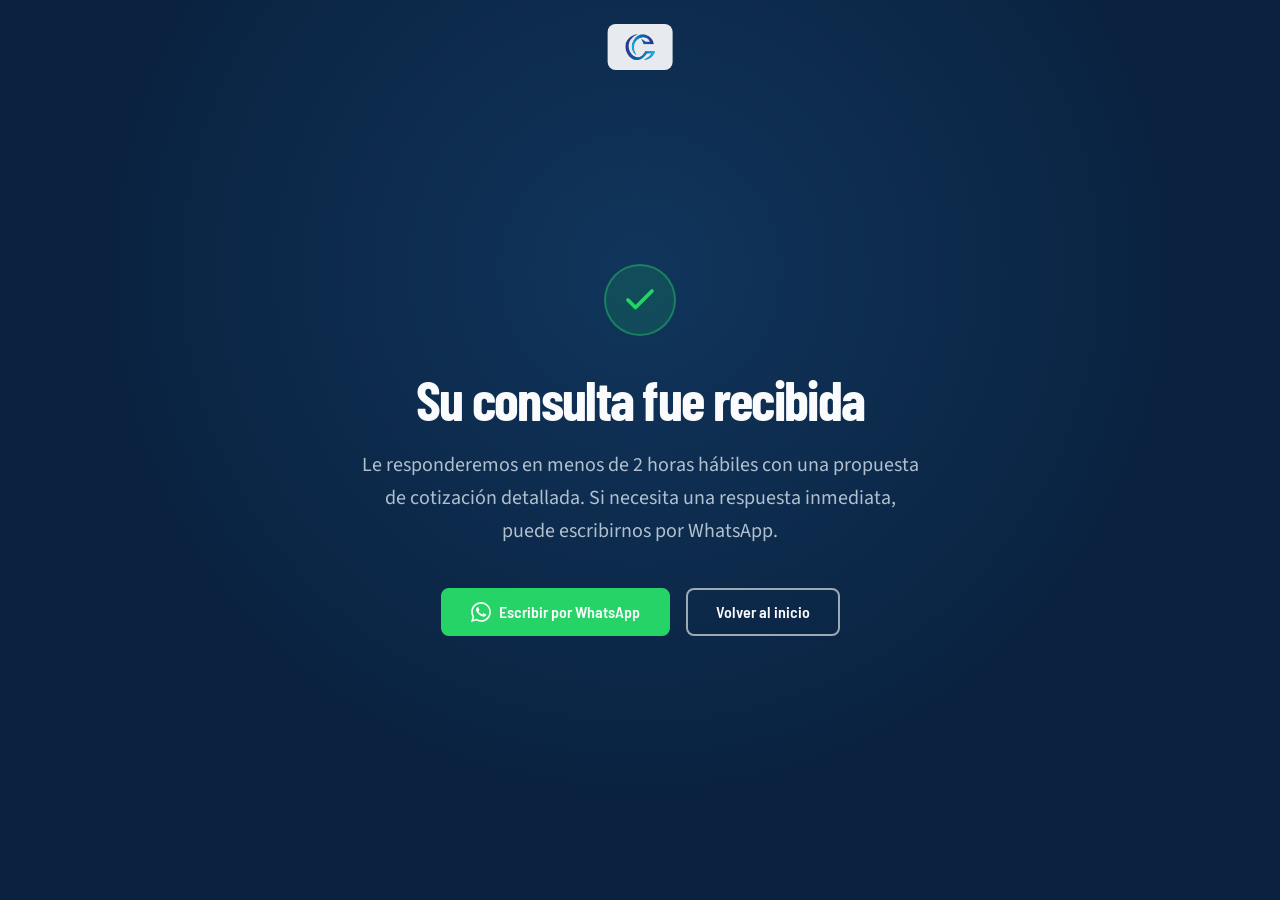
<file: gracias.html>
<!DOCTYPE html>
<html lang="es">
<head>
  <meta charset="UTF-8">
  <meta name="viewport" content="width=device-width, initial-scale=1.0">
  <title>Gracias — Corporación Anderson David S.A.C.</title>
  <meta name="description" content="Su consulta fue recibida. Le responderemos en menos de 2 horas hábiles.">
  <meta name="robots" content="noindex, nofollow">
  <link rel="icon" type="image/png" href="assets/logos/logo-icon-nobg.png">
  <link rel="preconnect" href="https://fonts.googleapis.com">
  <link rel="preconnect" href="https://fonts.gstatic.com" crossorigin>
  <link href="https://fonts.googleapis.com/css2?family=Barlow+Condensed:wght@600;700&family=Barlow+Semi+Condensed:wght@400;600&family=Source+Sans+3:wght@400;600&display=swap" rel="stylesheet">
  <link rel="stylesheet" href="css/tokens.css">
  <link rel="stylesheet" href="css/layout.css">
  <style>
    .thanks-page {
      min-height: 100vh;
      background-color: var(--ad-navy);
      display: flex;
      flex-direction: column;
      align-items: center;
      justify-content: center;
      padding: var(--sp-12) var(--container-pad);
      text-align: center;
      position: relative;
      overflow: hidden;
    }

    .thanks-page::before {
      content: '';
      position: absolute;
      inset: 0;
      background: radial-gradient(ellipse at 50% 30%, rgba(42,128,200,0.2) 0%, transparent 60%);
      pointer-events: none;
    }

    .thanks-content {
      position: relative;
      z-index: 1;
      max-width: 560px;
    }

    .thanks-icon {
      width: 72px;
      height: 72px;
      border-radius: 50%;
      background: rgba(37,211,102,0.15);
      border: 2px solid rgba(37,211,102,0.4);
      display: flex;
      align-items: center;
      justify-content: center;
      margin: 0 auto var(--sp-8);
      color: #25D366;
    }

    .thanks-title {
      font-family: var(--font-display);
      font-size: clamp(2.2rem, 5vw, 3.5rem);
      font-weight: 700;
      letter-spacing: -0.03em;
      color: var(--ad-white);
      margin-bottom: var(--sp-5);
      line-height: 1.1;
    }

    .thanks-desc {
      font-family: var(--font-body);
      font-size: var(--fs-lg);
      color: rgba(232,243,251,0.75);
      line-height: 1.65;
      margin-bottom: var(--sp-10);
    }

    .thanks-actions {
      display: flex;
      gap: var(--sp-4);
      justify-content: center;
      flex-wrap: wrap;
    }

    .thanks-logo {
      position: absolute;
      top: var(--sp-6);
      left: 50%;
      transform: translateX(-50%);
    }

    .thanks-logo-wrap {
      background-color: rgba(255,255,255,0.9);
      border-radius: var(--r-md);
      padding: 0.3rem 0.75rem;
      display: inline-flex;
    }

    .thanks-logo-wrap img {
      height: 36px;
      width: auto;
    }
  </style>
  <link rel="stylesheet" href="css/motion.css">
</head>
<body>

  <div class="thanks-page" role="main">

    <a href="index.html" class="thanks-logo" aria-label="Volver al inicio">
      <div class="thanks-logo-wrap">
        <img src="assets/logos/logo-icon-nobg.png" alt="Corporación Anderson David S.A.C." width="36" height="36">
      </div>
    </a>

    <div class="thanks-content">
      <div class="thanks-icon" aria-hidden="true">
        <svg width="36" height="36" viewBox="0 0 24 24" fill="none" stroke="currentColor" stroke-width="2.5" stroke-linecap="round" stroke-linejoin="round"><polyline points="20 6 9 17 4 12"/></svg>
      </div>

      <h1 class="thanks-title">
        Su consulta fue recibida
      </h1>

      <p class="thanks-desc">
        Le responderemos en menos de 2 horas hábiles con una propuesta de cotización detallada.
        Si necesita una respuesta inmediata, puede escribirnos por WhatsApp.
      </p>

      <div class="thanks-actions">
        <a href="https://wa.me/51952656820?text=Hola,%20acabo%20de%20enviar%20un%20formulario%20y%20quiero%20coordinar"
           class="btn btn--whatsapp"
           target="_blank" rel="noopener noreferrer">
          <svg width="20" height="20" viewBox="0 0 24 24" fill="currentColor" aria-hidden="true"><path d="M17.472 14.382c-.297-.149-1.758-.867-2.03-.967-.273-.099-.471-.148-.67.15-.197.297-.767.966-.94 1.164-.173.199-.347.223-.644.075-.297-.15-1.255-.463-2.39-1.475-.883-.788-1.48-1.761-1.653-2.059-.173-.297-.018-.458.13-.606.134-.133.298-.347.446-.52.149-.174.198-.298.298-.497.099-.198.05-.371-.025-.52-.075-.149-.669-1.612-.916-2.207-.242-.579-.487-.5-.669-.51-.173-.008-.371-.01-.57-.01-.198 0-.52.074-.792.372-.272.297-1.04 1.016-1.04 2.479 0 1.462 1.065 2.875 1.213 3.074.149.198 2.096 3.2 5.077 4.487.709.306 1.262.489 1.694.625.712.227 1.36.195 1.871.118.571-.085 1.758-.719 2.006-1.413.248-.694.248-1.289.173-1.413-.074-.124-.272-.198-.57-.347m-5.421 7.403h-.004a9.87 9.87 0 01-5.031-1.378l-.361-.214-3.741.982.998-3.648-.235-.374a9.86 9.86 0 01-1.51-5.26c.001-5.45 4.436-9.884 9.888-9.884 2.64 0 5.122 1.03 6.988 2.898a9.825 9.825 0 012.893 6.994c-.003 5.45-4.437 9.884-9.885 9.884m8.413-18.297A11.815 11.815 0 0012.05 0C5.495 0 .16 5.335.157 11.892c0 2.096.547 4.142 1.588 5.945L.057 24l6.305-1.654a11.882 11.882 0 005.683 1.448h.005c6.554 0 11.89-5.335 11.893-11.893a11.821 11.821 0 00-3.48-8.413z"/></svg>
          Escribir por WhatsApp
        </a>
        <a href="index.html" class="btn btn--outline">
          Volver al inicio
        </a>
      </div>
    </div>

  </div>

</body>
</html>
</file>
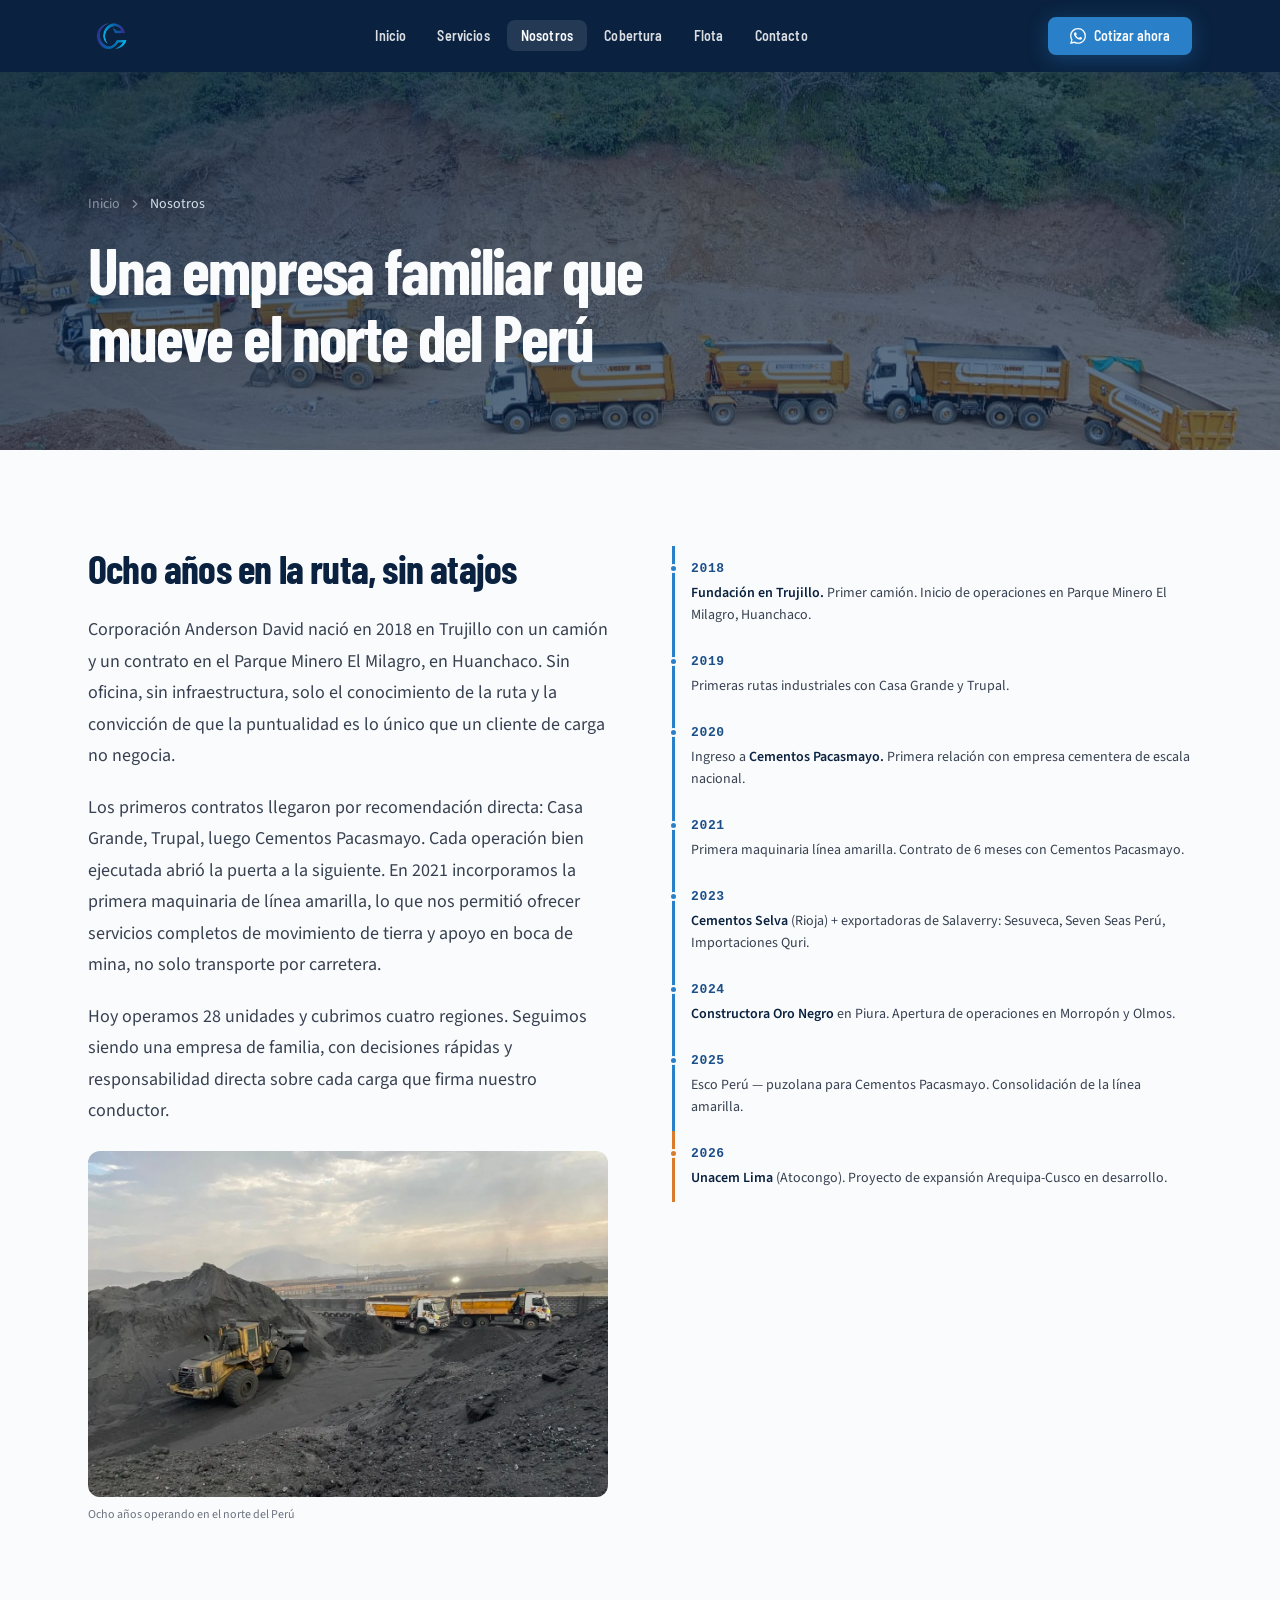
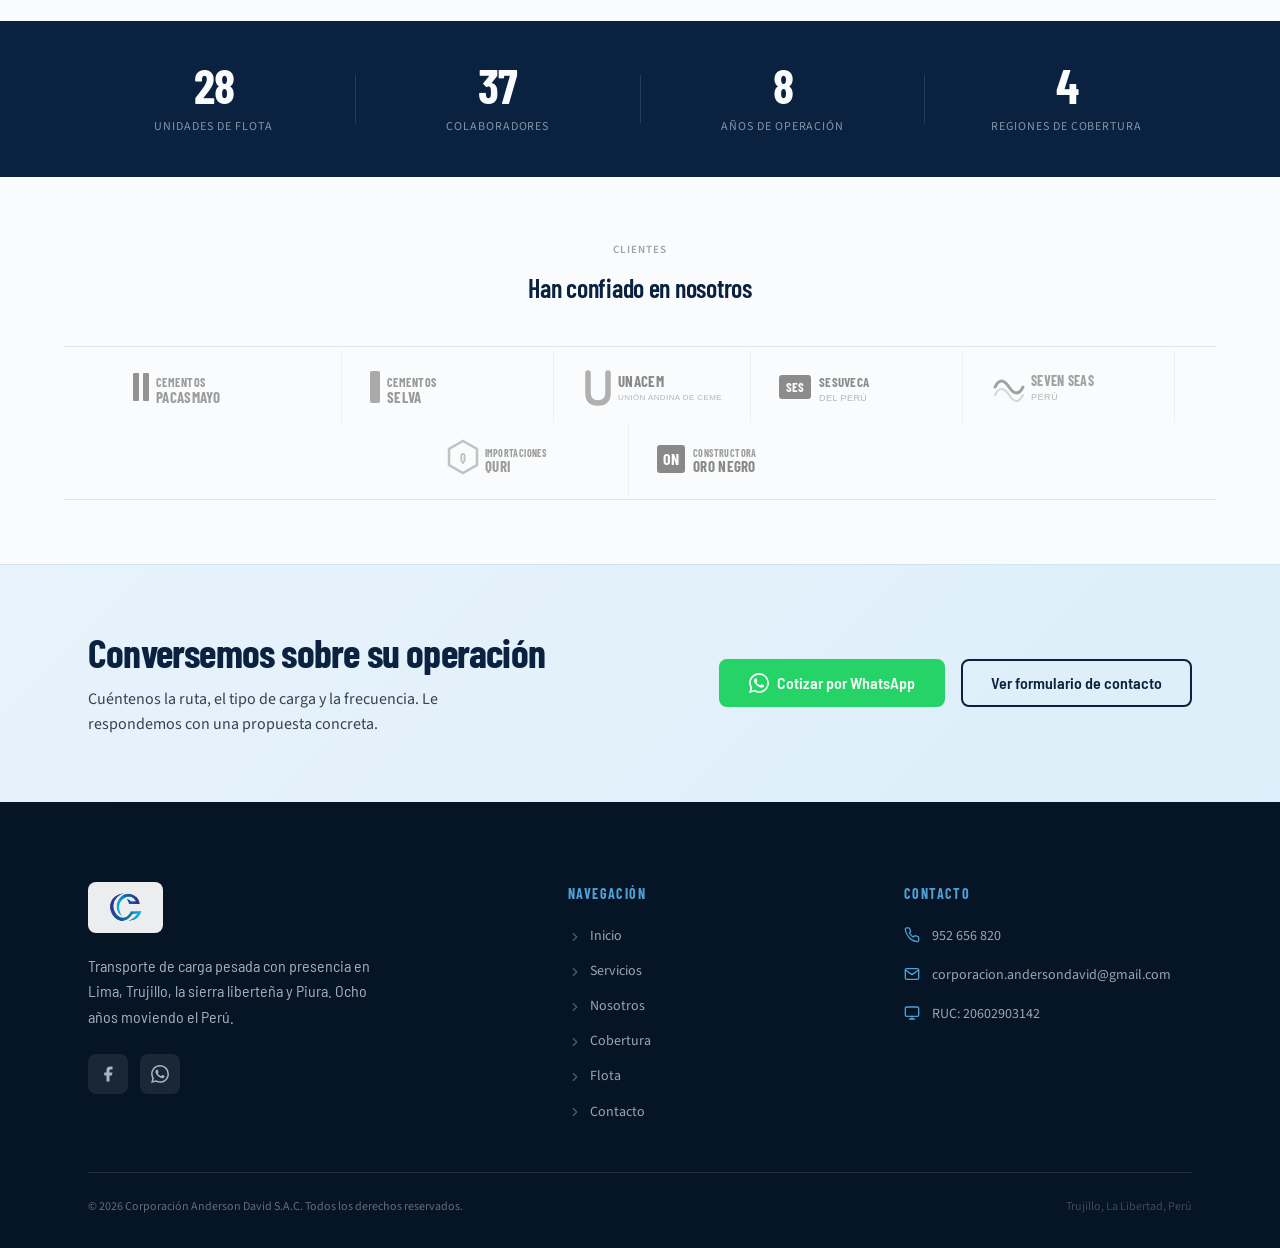
<file: nosotros.html>
<!DOCTYPE html>
<html lang="es">
<head>
  <meta charset="UTF-8">
  <meta name="viewport" content="width=device-width, initial-scale=1.0">
  <title>Nosotros — Corporación Anderson David S.A.C.</title>
  <meta name="description" content="Una empresa familiar fundada en Trujillo en 2018. Conoce la historia de Corporación Anderson David, sus clientes y su flota de 28 unidades.">
  <meta name="robots" content="index, follow">
  <link rel="canonical" href="https://andersondavid.pe/nosotros.html">
  <meta property="og:type" content="website">
  <meta property="og:title" content="Nosotros — Corporación Anderson David S.A.C.">
  <meta property="og:description" content="Empresa familiar de transporte de carga pesada fundada en Trujillo en 2018. Presencia en Lima, Trujillo, Sierra Liberteña y Piura.">
  <meta property="og:url" content="https://andersondavid.pe/nosotros.html">
  <link rel="icon" type="image/png" href="assets/logos/logo-icon-nobg.png">
  <link rel="apple-touch-icon" href="assets/logos/logo-icon-nobg.png">
  <link rel="preconnect" href="https://fonts.googleapis.com">
  <link rel="preconnect" href="https://fonts.gstatic.com" crossorigin>
  <link href="https://fonts.googleapis.com/css2?family=Barlow+Condensed:wght@600;700&family=Barlow+Semi+Condensed:wght@400;600&family=Source+Sans+3:wght@400;600&display=swap" rel="stylesheet">
  <link rel="stylesheet" href="css/tokens.css">
  <link rel="stylesheet" href="css/layout.css">
  <link rel="stylesheet" href="css/nosotros.css">
  <link rel="stylesheet" href="css/motion.css">
</head>
<body>

  <!-- NAVBAR -->
  <header class="navbar" role="banner">
    <div class="navbar__inner">
      <a href="index.html" class="navbar__logo" aria-label="Anderson David — Inicio">
        <div class="navbar__logo-wrap">
          <img src="assets/logos/logo-icon-nobg.png" alt="Corporación Anderson David S.A.C." width="40" height="40">
        </div>
      </a>
      <nav aria-label="Navegación principal">
        <ul class="navbar__nav">
          <li><a href="index.html">Inicio</a></li>
          <li><a href="servicios.html">Servicios</a></li>
          <li><a href="nosotros.html" class="active">Nosotros</a></li>
          <li><a href="cobertura.html">Cobertura</a></li>
          <li><a href="flota.html">Flota</a></li>
          <li><a href="contacto.html">Contacto</a></li>
        </ul>
      </nav>
      <div class="navbar__cta">
        <a href="https://wa.me/51952656820?text=Hola,%20me%20interesa%20cotizar%20un%20servicio%20de%20transporte" class="btn btn--primary" target="_blank" rel="noopener noreferrer">
          <svg width="16" height="16" viewBox="0 0 24 24" fill="currentColor" aria-hidden="true"><path d="M17.472 14.382c-.297-.149-1.758-.867-2.03-.967-.273-.099-.471-.148-.67.15-.197.297-.767.966-.94 1.164-.173.199-.347.223-.644.075-.297-.15-1.255-.463-2.39-1.475-.883-.788-1.48-1.761-1.653-2.059-.173-.297-.018-.458.13-.606.134-.133.298-.347.446-.52.149-.174.198-.298.298-.497.099-.198.05-.371-.025-.52-.075-.149-.669-1.612-.916-2.207-.242-.579-.487-.5-.669-.51-.173-.008-.371-.01-.57-.01-.198 0-.52.074-.792.372-.272.297-1.04 1.016-1.04 2.479 0 1.462 1.065 2.875 1.213 3.074.149.198 2.096 3.2 5.077 4.487.709.306 1.262.489 1.694.625.712.227 1.36.195 1.871.118.571-.085 1.758-.719 2.006-1.413.248-.694.248-1.289.173-1.413-.074-.124-.272-.198-.57-.347m-5.421 7.403h-.004a9.87 9.87 0 01-5.031-1.378l-.361-.214-3.741.982.998-3.648-.235-.374a9.86 9.86 0 01-1.51-5.26c.001-5.45 4.436-9.884 9.888-9.884 2.64 0 5.122 1.03 6.988 2.898a9.825 9.825 0 012.893 6.994c-.003 5.45-4.437 9.884-9.885 9.884m8.413-18.297A11.815 11.815 0 0012.05 0C5.495 0 .16 5.335.157 11.892c0 2.096.547 4.142 1.588 5.945L.057 24l6.305-1.654a11.882 11.882 0 005.683 1.448h.005c6.554 0 11.89-5.335 11.893-11.893a11.821 11.821 0 00-3.48-8.413z"/></svg>
          Cotizar ahora
        </a>
      </div>
      <button class="navbar__hamburger" aria-label="Abrir menú" aria-expanded="false">
        <span></span><span></span><span></span>
      </button>
    </div>
  </header>

  <div class="navbar__drawer" aria-hidden="true">
    <nav aria-label="Navegación móvil">
      <ul class="navbar__drawer-nav">
        <li><a href="index.html">Inicio</a></li>
        <li><a href="servicios.html">Servicios</a></li>
        <li><a href="nosotros.html">Nosotros</a></li>
        <li><a href="cobertura.html">Cobertura</a></li>
        <li><a href="flota.html">Flota</a></li>
        <li><a href="contacto.html">Contacto</a></li>
      </ul>
    </nav>
    <div class="navbar__drawer-cta">
      <a href="https://wa.me/51952656820" class="btn btn--whatsapp" target="_blank" rel="noopener noreferrer">WhatsApp</a>
    </div>
  </div>

  <main>

    <!-- 1. PAGE HERO -->
    <section class="page-hero" aria-label="Nosotros">
      <div class="page-hero__bg" aria-hidden="true"></div>
      <div class="page-hero__bg-image" style="background-image: url('assets/images/flota-3.jpg');" role="img" aria-label="Flota de Corporación Anderson David en operación"></div>
      <div class="container page-hero__content">
        <div class="page-hero__breadcrumb" data-reveal>
          <a href="index.html">Inicio</a>
          <svg width="14" height="14" viewBox="0 0 24 24" fill="none" stroke="currentColor" stroke-width="2" stroke-linecap="round" stroke-linejoin="round" aria-hidden="true"><path d="m9 18 6-6-6-6"/></svg>
          <span>Nosotros</span>
        </div>
        <h1 class="page-hero__title" data-reveal data-reveal-delay="80">
          Una empresa familiar que<br>mueve el norte del Perú
        </h1>
      </div>
    </section>

    <!-- 2. HISTORIA NARRATIVA -->
    <section class="section section--white" aria-labelledby="historia-title">
      <div class="container">
        <div class="about-historia" data-reveal>

          <!-- Columna izquierda: prosa -->
          <div class="about-historia__text">
            <h2 class="section-title" id="historia-title" style="font-size: clamp(1.75rem, 3.5vw, 2.5rem); margin-bottom: var(--sp-6);">
              Ocho años en la ruta, sin atajos
            </h2>
            <p>
              Corporación Anderson David nació en 2018 en Trujillo con un camión y un contrato
              en el Parque Minero El Milagro, en Huanchaco. Sin oficina, sin infraestructura,
              solo el conocimiento de la ruta y la convicción de que la puntualidad es lo
              único que un cliente de carga no negocia.
            </p>
            <p>
              Los primeros contratos llegaron por recomendación directa: Casa Grande, Trupal,
              luego Cementos Pacasmayo. Cada operación bien ejecutada abrió la puerta a la
              siguiente. En 2021 incorporamos la primera maquinaria de línea amarilla, lo que
              nos permitió ofrecer servicios completos de movimiento de tierra y apoyo en boca
              de mina, no solo transporte por carretera.
            </p>
            <p>
              Hoy operamos 28 unidades y cubrimos cuatro regiones. Seguimos siendo una empresa
              de familia, con decisiones rápidas y responsabilidad directa sobre cada carga
              que firma nuestro conductor.
            </p>

            <figure class="historia-foto">
              <picture>
                <source srcset="assets/nosotros/historia.webp" type="image/webp">
                <img src="assets/nosotros/historia.jpg"
                  alt="Cargador frontal y volquetes de Anderson David operando en el norte del Perú"
                  width="1200" height="800" loading="lazy"
                  onerror="this.closest('.historia-foto').style.display='none'">
              </picture>
              <figcaption>Ocho años operando en el norte del Perú</figcaption>
            </figure>
          </div>

          <!-- Columna derecha: hitos -->
          <div class="about-historia__timeline timeline" aria-label="Hitos de la empresa">
            <div class="timeline-item" style="--ti:0" data-reveal data-reveal-delay="0">
              <div class="timeline-year">2018</div>
              <div class="timeline-content timeline-event">
                <strong>Fundación en Trujillo.</strong> Primer camión. Inicio de operaciones en Parque Minero El Milagro, Huanchaco.
              </div>
            </div>
            <div class="timeline-item" style="--ti:1" data-reveal data-reveal-delay="60">
              <div class="timeline-year">2019</div>
              <div class="timeline-content timeline-event">
                Primeras rutas industriales con Casa Grande y Trupal.
              </div>
            </div>
            <div class="timeline-item" style="--ti:2" data-reveal data-reveal-delay="120">
              <div class="timeline-year">2020</div>
              <div class="timeline-content timeline-event">
                Ingreso a <strong>Cementos Pacasmayo.</strong> Primera relación con empresa cementera de escala nacional.
              </div>
            </div>
            <div class="timeline-item" style="--ti:3" data-reveal data-reveal-delay="180">
              <div class="timeline-year">2021</div>
              <div class="timeline-content timeline-event">
                Primera maquinaria línea amarilla. Contrato de 6 meses con Cementos Pacasmayo.
              </div>
            </div>
            <div class="timeline-item" style="--ti:4" data-reveal data-reveal-delay="240">
              <div class="timeline-year">2023</div>
              <div class="timeline-content timeline-event">
                <strong>Cementos Selva</strong> (Rioja) + exportadoras de Salaverry: Sesuveca, Seven Seas Perú, Importaciones Quri.
              </div>
            </div>
            <div class="timeline-item" style="--ti:5" data-reveal data-reveal-delay="300">
              <div class="timeline-year">2024</div>
              <div class="timeline-content timeline-event">
                <strong>Constructora Oro Negro</strong> en Piura. Apertura de operaciones en Morropón y Olmos.
              </div>
            </div>
            <div class="timeline-item" style="--ti:6" data-reveal data-reveal-delay="360">
              <div class="timeline-year">2025</div>
              <div class="timeline-content timeline-event">
                Esco Perú — puzolana para Cementos Pacasmayo. Consolidación de la línea amarilla.
              </div>
            </div>
            <div class="timeline-item timeline-item--current" data-reveal data-reveal-delay="420">
              <div class="timeline-year">2026</div>
              <div class="timeline-content timeline-event">
                <strong>Unacem Lima</strong> (Atocongo). Proyecto de expansión Arequipa-Cusco en desarrollo.
              </div>
            </div>
          </div>

        </div>
      </div>
    </section>

    <!-- 3. BANDA NAVY — métricas -->
    <section class="metrics-section" aria-label="Cifras de la empresa">
      <div class="container">
        <div class="metrics-bar metrics-bar--nosotros">

          <div class="metric-item" data-reveal data-reveal-delay="0">
            <div class="metric-item__value">
              <span class="metric-item__number" data-count="28" data-suffix="">0</span>
            </div>
            <div class="metric-item__label">Unidades de flota</div>
          </div>

          <div class="metric-item__divider" aria-hidden="true"></div>

          <div class="metric-item" data-reveal data-reveal-delay="80">
            <div class="metric-item__value">
              <span class="metric-item__number" data-count="37" data-suffix="">0</span>
            </div>
            <div class="metric-item__label">Colaboradores</div>
          </div>

          <div class="metric-item__divider" aria-hidden="true"></div>

          <div class="metric-item" data-reveal data-reveal-delay="160">
            <div class="metric-item__value">
              <span class="metric-item__number" data-count="8" data-suffix="">0</span>
            </div>
            <div class="metric-item__label">Años de operación</div>
          </div>

          <div class="metric-item__divider" aria-hidden="true"></div>

          <div class="metric-item" data-reveal data-reveal-delay="240">
            <div class="metric-item__value">
              <span class="metric-item__number" data-count="4" data-suffix="">0</span>
            </div>
            <div class="metric-item__label">Regiones de cobertura</div>
          </div>

        </div>
      </div>
    </section>

    <!-- 4. CLIENTES STRIP — v2 logo rail -->
    <section class="clientes" aria-label="Empresas clientes">
      <div class="container">
        <p class="clientes-eyebrow">Clientes</p>
        <h3 class="clientes-titulo" data-reveal>Han confiado en nosotros</h3>

        <div class="logo-rail" role="list" data-reveal data-reveal-delay="80">

          <!-- Cementos Pacasmayo -->
          <div class="logo-item" role="listitem" title="Cementos Pacasmayo">
            <svg viewBox="0 0 180 44" xmlns="http://www.w3.org/2000/svg" aria-label="Cementos Pacasmayo" role="img" focusable="false">
              <rect x="0"  y="8" width="6" height="28" fill="#CE000C" rx="1"/>
              <rect x="10" y="8" width="6" height="28" fill="#CE000C" rx="1"/>
              <text x="23" y="22" font-family="'Barlow Condensed','Arial Narrow',Arial,sans-serif" font-size="12" font-weight="700" fill="#254554" letter-spacing=".04em">CEMENTOS</text>
              <text x="23" y="38" font-family="'Barlow Condensed','Arial Narrow',Arial,sans-serif" font-size="15" font-weight="700" fill="#254554" letter-spacing=".02em">PACASMAYO</text>
            </svg>
          </div>

          <!-- Cementos Selva -->
          <div class="logo-item" role="listitem" title="Cementos Selva">
            <svg viewBox="0 0 155 44" xmlns="http://www.w3.org/2000/svg" aria-label="Cementos Selva" role="img" focusable="false">
              <rect x="0" y="6" width="10" height="32" fill="#2A6B3C" rx="2"/>
              <text x="17" y="22" font-family="'Barlow Condensed','Arial Narrow',Arial,sans-serif" font-size="12" font-weight="700" fill="#1a4228" letter-spacing=".04em">CEMENTOS</text>
              <text x="17" y="38" font-family="'Barlow Condensed','Arial Narrow',Arial,sans-serif" font-size="15" font-weight="700" fill="#1a4228" letter-spacing=".02em">SELVA</text>
            </svg>
          </div>

          <!-- Unacem -->
          <div class="logo-item" role="listitem" title="Unacem">
            <svg viewBox="0 0 140 44" xmlns="http://www.w3.org/2000/svg" aria-label="Unacem" role="img" focusable="false">
              <path d="M6 8 L6 28 Q6 38 16 38 Q26 38 26 28 L26 8" fill="none" stroke="#E8451A" stroke-width="5.5" stroke-linecap="round"/>
              <text x="36" y="22" font-family="'Barlow Condensed','Arial Narrow',Arial,sans-serif" font-size="15" font-weight="700" fill="#111827" letter-spacing=".02em">UNACEM</text>
              <text x="36" y="35" font-family="Arial,sans-serif" font-size="8" fill="#6B7280" letter-spacing=".05em">UNIÓN ANDINA DE CEMENTOS</text>
            </svg>
          </div>

          <!-- Sesuveca del Perú -->
          <div class="logo-item" role="listitem" title="Sesuveca del Perú">
            <svg viewBox="0 0 155 44" xmlns="http://www.w3.org/2000/svg" aria-label="Sesuveca del Perú" role="img" focusable="false">
              <rect x="0" y="10" width="32" height="24" rx="3" fill="#0A2240"/>
              <text x="16" y="27" text-anchor="middle" font-family="'Barlow Condensed','Arial Narrow',Arial,sans-serif" font-size="13" font-weight="700" fill="#FFFFFF" letter-spacing=".02em">SES</text>
              <text x="40" y="22" font-family="'Barlow Condensed','Arial Narrow',Arial,sans-serif" font-size="13" font-weight="700" fill="#0A2240" letter-spacing=".02em">SESUVECA</text>
              <text x="40" y="36" font-family="Arial,sans-serif" font-size="9" fill="#6B7280" letter-spacing=".05em">DEL PERÚ</text>
            </svg>
          </div>

          <!-- Seven Seas Perú -->
          <div class="logo-item" role="listitem" title="Seven Seas Perú">
            <svg viewBox="0 0 155 44" xmlns="http://www.w3.org/2000/svg" aria-label="Seven Seas Perú" role="img" focusable="false">
              <path d="M4 22 Q10 10 18 22 Q26 34 32 22" fill="none" stroke="#1B4F8A" stroke-width="3" stroke-linecap="round"/>
              <path d="M4 30 Q10 18 18 30 Q26 42 32 30" fill="none" stroke="#2A80C8" stroke-width="2" stroke-linecap="round" opacity=".55"/>
              <text x="40" y="21" font-family="'Barlow Condensed','Arial Narrow',Arial,sans-serif" font-size="14" font-weight="700" fill="#1B4F8A" letter-spacing=".02em">SEVEN SEAS</text>
              <text x="40" y="35" font-family="Arial,sans-serif" font-size="9" fill="#6B7280" letter-spacing=".06em">PERÚ</text>
            </svg>
          </div>

          <!-- Importaciones Quri -->
          <div class="logo-item" role="listitem" title="Importaciones Quri">
            <svg viewBox="0 0 155 44" xmlns="http://www.w3.org/2000/svg" aria-label="Importaciones Quri" role="img" focusable="false">
              <polygon points="18,4 32,12 32,28 18,36 4,28 4,12" fill="none" stroke="#D97B2A" stroke-width="2.5"/>
              <text x="18" y="25" text-anchor="middle" font-family="'Barlow Condensed','Arial Narrow',Arial,sans-serif" font-size="13" font-weight="700" fill="#D97B2A">Q</text>
              <text x="40" y="20" font-family="'Barlow Condensed','Arial Narrow',Arial,sans-serif" font-size="10" font-weight="700" fill="#374151" letter-spacing=".04em">IMPORTACIONES</text>
              <text x="40" y="35" font-family="'Barlow Condensed','Arial Narrow',Arial,sans-serif" font-size="15" font-weight="700" fill="#374151" letter-spacing=".02em">QURI</text>
            </svg>
          </div>

          <!-- Constructora Oro Negro -->
          <div class="logo-item" role="listitem" title="Constructora Oro Negro">
            <svg viewBox="0 0 178 44" xmlns="http://www.w3.org/2000/svg" aria-label="Constructora Oro Negro" role="img" focusable="false">
              <rect x="0" y="8" width="28" height="28" rx="3" fill="#111827"/>
              <text x="14" y="28" text-anchor="middle" font-family="'Barlow Condensed','Arial Narrow',Arial,sans-serif" font-size="16" font-weight="700" fill="#FFFFFF" letter-spacing="-.01em">ON</text>
              <text x="36" y="20" font-family="'Barlow Condensed','Arial Narrow',Arial,sans-serif" font-size="10" font-weight="700" fill="#374151" letter-spacing=".04em">CONSTRUCTORA</text>
              <text x="36" y="35" font-family="'Barlow Condensed','Arial Narrow',Arial,sans-serif" font-size="15" font-weight="700" fill="#111827" letter-spacing=".02em">ORO NEGRO</text>
            </svg>
          </div>

        </div>
      </div>
    </section>

    <!-- 5. CTA BANNER -->
    <section class="cta-banner" aria-label="Contacto">
      <div class="container">
        <div class="cta-banner__inner" data-reveal>
          <div class="cta-banner__text">
            <h2 class="cta-banner__title">Conversemos sobre su operación</h2>
            <p class="cta-banner__subtitle">
              Cuéntenos la ruta, el tipo de carga y la frecuencia. Le respondemos con una propuesta concreta.
            </p>
          </div>
          <div class="cta-banner__actions">
            <a href="https://wa.me/51952656820?text=Hola,%20quiero%20consultar%20sobre%20transporte" class="btn btn--whatsapp" target="_blank" rel="noopener noreferrer">
              <svg width="20" height="20" viewBox="0 0 24 24" fill="currentColor" aria-hidden="true"><path d="M17.472 14.382c-.297-.149-1.758-.867-2.03-.967-.273-.099-.471-.148-.67.15-.197.297-.767.966-.94 1.164-.173.199-.347.223-.644.075-.297-.15-1.255-.463-2.39-1.475-.883-.788-1.48-1.761-1.653-2.059-.173-.297-.018-.458.13-.606.134-.133.298-.347.446-.52.149-.174.198-.298.298-.497.099-.198.05-.371-.025-.52-.075-.149-.669-1.612-.916-2.207-.242-.579-.487-.5-.669-.51-.173-.008-.371-.01-.57-.01-.198 0-.52.074-.792.372-.272.297-1.04 1.016-1.04 2.479 0 1.462 1.065 2.875 1.213 3.074.149.198 2.096 3.2 5.077 4.487.709.306 1.262.489 1.694.625.712.227 1.36.195 1.871.118.571-.085 1.758-.719 2.006-1.413.248-.694.248-1.289.173-1.413-.074-.124-.272-.198-.57-.347m-5.421 7.403h-.004a9.87 9.87 0 01-5.031-1.378l-.361-.214-3.741.982.998-3.648-.235-.374a9.86 9.86 0 01-1.51-5.26c.001-5.45 4.436-9.884 9.888-9.884 2.64 0 5.122 1.03 6.988 2.898a9.825 9.825 0 012.893 6.994c-.003 5.45-4.437 9.884-9.885 9.884m8.413-18.297A11.815 11.815 0 0012.05 0C5.495 0 .16 5.335.157 11.892c0 2.096.547 4.142 1.588 5.945L.057 24l6.305-1.654a11.882 11.882 0 005.683 1.448h.005c6.554 0 11.89-5.335 11.893-11.893a11.821 11.821 0 00-3.48-8.413z"/></svg>
              Cotizar por WhatsApp
            </a>
            <a href="contacto.html" class="btn btn--outline-navy">Ver formulario de contacto</a>
          </div>
        </div>
      </div>
    </section>

  </main>

  <!-- FOOTER -->
  <footer class="footer" role="contentinfo">
    <div class="container">
      <div class="footer__grid">
        <div class="footer__brand">
          <a href="index.html" aria-label="Anderson David — Inicio">
            <div class="footer__logo-wrap">
              <img src="assets/logos/logo-icon-nobg.png" alt="Corporación Anderson David S.A.C." width="36" height="36">
            </div>
          </a>
          <p class="footer__tagline">Transporte de carga pesada con presencia en Lima, Trujillo, la sierra liberteña y Piura. Ocho años moviendo el Perú.</p>
          <div class="footer__social">
            <a href="https://www.facebook.com/share/17NmHmi2Y3/" class="footer__social-link" target="_blank" rel="noopener noreferrer" aria-label="Facebook">
              <svg width="18" height="18" viewBox="0 0 24 24" fill="currentColor" aria-hidden="true"><path d="M18 2h-3a5 5 0 0 0-5 5v3H7v4h3v8h4v-8h3l1-4h-4V7a1 1 0 0 1 1-1h3z"/></svg>
            </a>
            <a href="https://wa.me/51952656820" class="footer__social-link" target="_blank" rel="noopener noreferrer" aria-label="WhatsApp">
              <svg width="18" height="18" viewBox="0 0 24 24" fill="currentColor" aria-hidden="true"><path d="M17.472 14.382c-.297-.149-1.758-.867-2.03-.967-.273-.099-.471-.148-.67.15-.197.297-.767.966-.94 1.164-.173.199-.347.223-.644.075-.297-.15-1.255-.463-2.39-1.475-.883-.788-1.48-1.761-1.653-2.059-.173-.297-.018-.458.13-.606.134-.133.298-.347.446-.52.149-.174.198-.298.298-.497.099-.198.05-.371-.025-.52-.075-.149-.669-1.612-.916-2.207-.242-.579-.487-.5-.669-.51-.173-.008-.371-.01-.57-.01-.198 0-.52.074-.792.372-.272.297-1.04 1.016-1.04 2.479 0 1.462 1.065 2.875 1.213 3.074.149.198 2.096 3.2 5.077 4.487.709.306 1.262.489 1.694.625.712.227 1.36.195 1.871.118.571-.085 1.758-.719 2.006-1.413.248-.694.248-1.289.173-1.413-.074-.124-.272-.198-.57-.347m-5.421 7.403h-.004a9.87 9.87 0 01-5.031-1.378l-.361-.214-3.741.982.998-3.648-.235-.374a9.86 9.86 0 01-1.51-5.26c.001-5.45 4.436-9.884 9.888-9.884 2.64 0 5.122 1.03 6.988 2.898a9.825 9.825 0 012.893 6.994c-.003 5.45-4.437 9.884-9.885 9.884m8.413-18.297A11.815 11.815 0 0012.05 0C5.495 0 .16 5.335.157 11.892c0 2.096.547 4.142 1.588 5.945L.057 24l6.305-1.654a11.882 11.882 0 005.683 1.448h.005c6.554 0 11.89-5.335 11.893-11.893a11.821 11.821 0 00-3.48-8.413z"/></svg>
            </a>
          </div>
        </div>
        <div>
          <p class="footer__col-title">Navegación</p>
          <ul class="footer__links">
            <li><a href="index.html"><svg width="14" height="14" viewBox="0 0 24 24" fill="none" stroke="currentColor" stroke-width="2" stroke-linecap="round" stroke-linejoin="round" aria-hidden="true"><path d="m9 18 6-6-6-6"/></svg>Inicio</a></li>
            <li><a href="servicios.html"><svg width="14" height="14" viewBox="0 0 24 24" fill="none" stroke="currentColor" stroke-width="2" stroke-linecap="round" stroke-linejoin="round" aria-hidden="true"><path d="m9 18 6-6-6-6"/></svg>Servicios</a></li>
            <li><a href="nosotros.html"><svg width="14" height="14" viewBox="0 0 24 24" fill="none" stroke="currentColor" stroke-width="2" stroke-linecap="round" stroke-linejoin="round" aria-hidden="true"><path d="m9 18 6-6-6-6"/></svg>Nosotros</a></li>
            <li><a href="cobertura.html"><svg width="14" height="14" viewBox="0 0 24 24" fill="none" stroke="currentColor" stroke-width="2" stroke-linecap="round" stroke-linejoin="round" aria-hidden="true"><path d="m9 18 6-6-6-6"/></svg>Cobertura</a></li>
            <li><a href="flota.html"><svg width="14" height="14" viewBox="0 0 24 24" fill="none" stroke="currentColor" stroke-width="2" stroke-linecap="round" stroke-linejoin="round" aria-hidden="true"><path d="m9 18 6-6-6-6"/></svg>Flota</a></li>
            <li><a href="contacto.html"><svg width="14" height="14" viewBox="0 0 24 24" fill="none" stroke="currentColor" stroke-width="2" stroke-linecap="round" stroke-linejoin="round" aria-hidden="true"><path d="m9 18 6-6-6-6"/></svg>Contacto</a></li>
          </ul>
        </div>
        <div>
          <p class="footer__col-title">Contacto</p>
          <div class="footer__contact-item">
            <svg width="16" height="16" viewBox="0 0 24 24" fill="none" stroke="currentColor" stroke-width="2" stroke-linecap="round" stroke-linejoin="round" aria-hidden="true"><path d="M22 16.92v3a2 2 0 0 1-2.18 2 19.79 19.79 0 0 1-8.63-3.07A19.5 19.5 0 0 1 4.99 12a19.79 19.79 0 0 1-3.07-8.67A2 2 0 0 1 3.92 1.28h3a2 2 0 0 1 2 1.72c.127.96.361 1.903.7 2.81a2 2 0 0 1-.45 2.11L8.09 9a16 16 0 0 0 6 6l1.27-1.27a2 2 0 0 1 2.11-.45c.907.339 1.85.573 2.81.7a2 2 0 0 1 1.72 2.01z"/></svg>
            <div><a href="tel:+51952656820">952 656 820</a></div>
          </div>
          <div class="footer__contact-item">
            <svg width="16" height="16" viewBox="0 0 24 24" fill="none" stroke="currentColor" stroke-width="2" stroke-linecap="round" stroke-linejoin="round" aria-hidden="true"><path d="M4 4h16c1.1 0 2 .9 2 2v12c0 1.1-.9 2-2 2H4c-1.1 0-2-.9-2-2V6c0-1.1.9-2 2-2z"/><polyline points="22,6 12,13 2,6"/></svg>
            <div><a href="mailto:corporacion.andersondavid@gmail.com">corporacion.andersondavid@gmail.com</a></div>
          </div>
          <div class="footer__contact-item">
            <svg width="16" height="16" viewBox="0 0 24 24" fill="none" stroke="currentColor" stroke-width="2" stroke-linecap="round" stroke-linejoin="round" aria-hidden="true"><rect x="2" y="3" width="20" height="14" rx="2"/><line x1="8" y1="21" x2="16" y2="21"/><line x1="12" y1="17" x2="12" y2="21"/></svg>
            <div>RUC: 20602903142</div>
          </div>
        </div>
      </div>
      <div class="footer__bottom">
        <p class="footer__copy">&copy; 2026 Corporación Anderson David S.A.C. Todos los derechos reservados.</p>
        <div class="footer__legal"><span class="footer__copy" style="opacity:0.6;">Trujillo, La Libertad, Perú</span></div>
      </div>
    </div>
  </footer>

  <script src="js/main.js" defer></script>
</body>
</html>
</file>
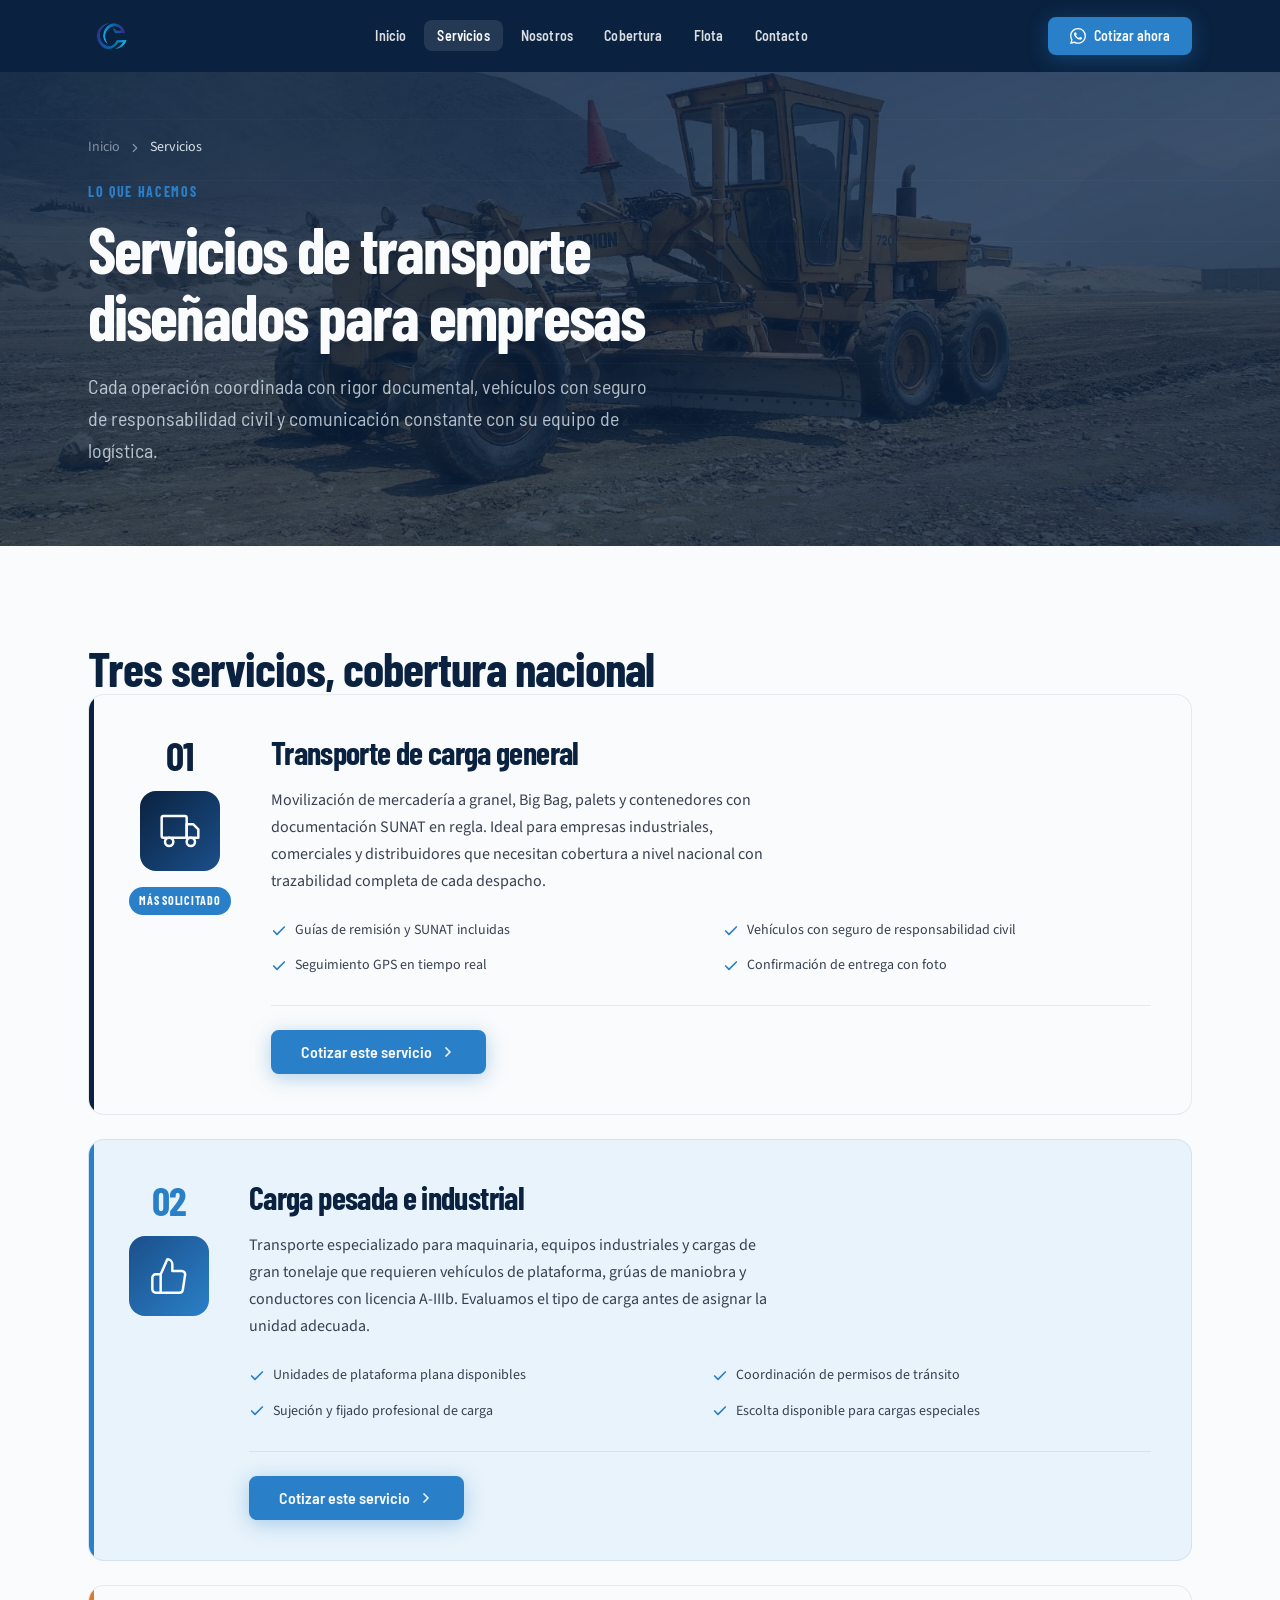
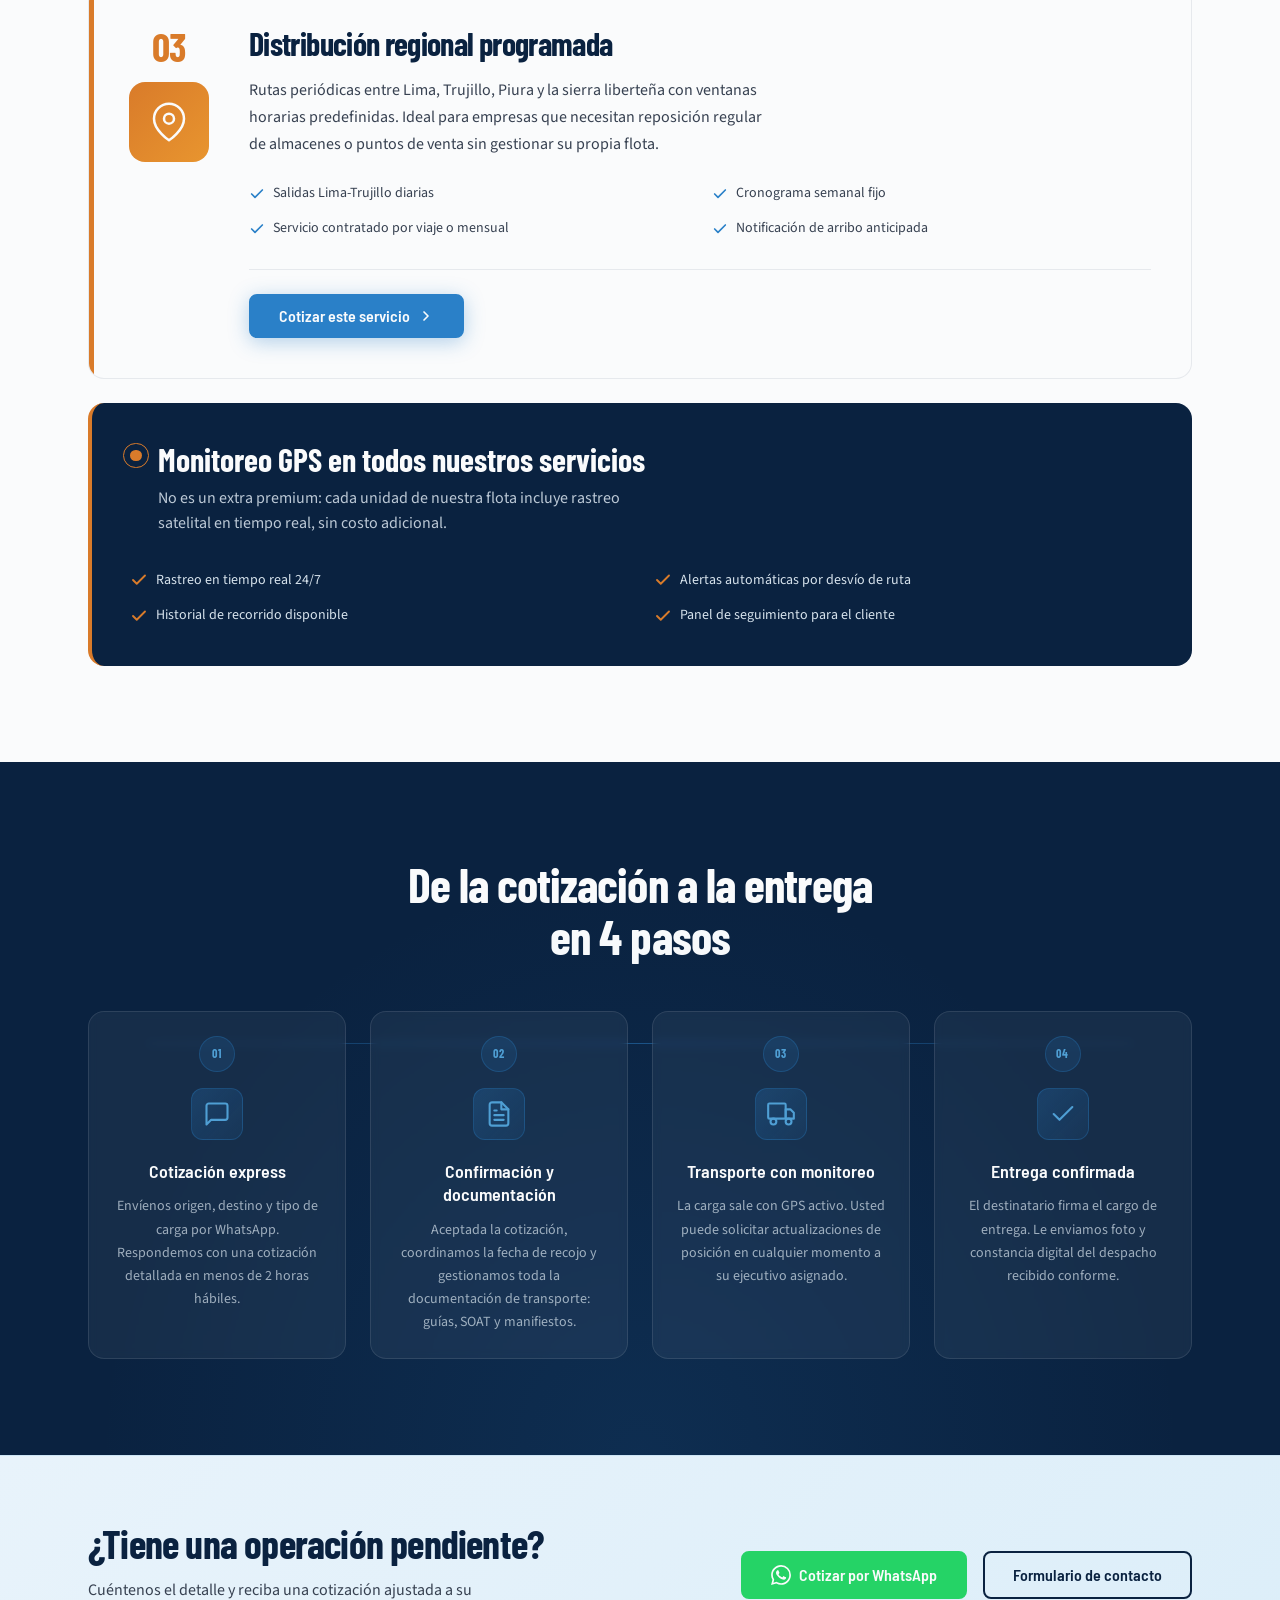
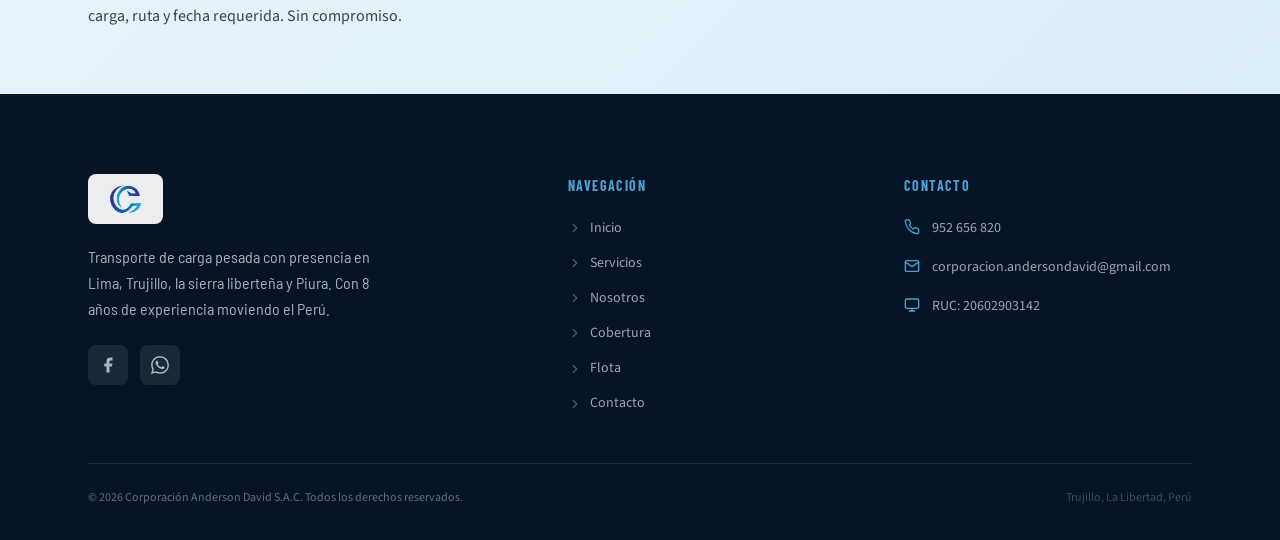
<file: servicios.html>
<!DOCTYPE html>
<html lang="es">
<head>
  <meta charset="UTF-8">
  <meta name="viewport" content="width=device-width, initial-scale=1.0">

  <!-- SEO -->
  <title>Servicios de Transporte — Corporación Anderson David S.A.C.</title>
  <meta name="description" content="Transporte de carga general, carga pesada industrial, distribución regional y servicios con monitoreo GPS. Cobertura Lima, Trujillo y Sierra Liberteña.">
  <meta name="robots" content="index, follow">
  <link rel="canonical" href="https://andersondavid.pe/servicios.html">

  <!-- Open Graph -->
  <meta property="og:type" content="website">
  <meta property="og:title" content="Servicios de Transporte — Corporación Anderson David">
  <meta property="og:description" content="Soluciones de transporte de carga pesada para empresas grandes. GPS 24/7, flota moderna, entregas puntuales.">
  <meta property="og:image" content="https://andersondavid.pe/assets/og-image.jpg">
  <meta property="og:url" content="https://andersondavid.pe/servicios.html">

  <!-- Favicon -->
  <link rel="icon" type="image/png" href="assets/logos/logo-icon-nobg.png">
  <link rel="apple-touch-icon" href="assets/logos/logo-icon-nobg.png">

  <!-- Fonts -->
  <link rel="preconnect" href="https://fonts.googleapis.com">
  <link rel="preconnect" href="https://fonts.gstatic.com" crossorigin>
  <link href="https://fonts.googleapis.com/css2?family=Barlow+Condensed:wght@600;700&family=Barlow+Semi+Condensed:wght@400;600&family=Source+Sans+3:wght@400;600&display=swap" rel="stylesheet">

  <!-- Styles -->
  <link rel="stylesheet" href="css/tokens.css">
  <link rel="stylesheet" href="css/layout.css">
  <link rel="stylesheet" href="css/servicios.css">
  <link rel="stylesheet" href="css/motion.css">

  <!-- Schema.org -->
  <script type="application/ld+json">
  {
    "@context": "https://schema.org",
    "@type": "Service",
    "name": "Transporte de Carga Pesada",
    "provider": {
      "@type": "LocalBusiness",
      "name": "Corporación Anderson David S.A.C.",
      "taxID": "20602903142"
    },
    "serviceType": "Transporte de Carga Pesada",
    "areaServed": ["Lima", "La Libertad", "Piura"],
    "description": "Transporte de carga general, carga pesada industrial y distribución regional con monitoreo GPS 24/7."
  }
  </script>
</head>
<body>

  <!-- =========================================================
       NAVBAR
       ========================================================= -->
  <header class="navbar" role="banner">
    <div class="navbar__inner">

      <a href="index.html" class="navbar__logo" aria-label="Anderson David — Inicio">
        <div class="navbar__logo-wrap">
          <img src="assets/logos/logo-icon-nobg.png" alt="Corporación Anderson David S.A.C." width="40" height="40">
        </div>
      </a>

      <nav aria-label="Navegación principal">
        <ul class="navbar__nav">
          <li><a href="index.html">Inicio</a></li>
          <li><a href="servicios.html" class="active">Servicios</a></li>
          <li><a href="nosotros.html">Nosotros</a></li>
          <li><a href="cobertura.html">Cobertura</a></li>
          <li><a href="flota.html">Flota</a></li>
          <li><a href="contacto.html">Contacto</a></li>
        </ul>
      </nav>

      <div class="navbar__cta">
        <a href="https://wa.me/51952656820?text=Hola,%20me%20interesa%20cotizar%20un%20servicio%20de%20transporte"
           class="btn btn--primary"
           target="_blank" rel="noopener noreferrer">
          <svg width="16" height="16" viewBox="0 0 24 24" fill="currentColor" aria-hidden="true"><path d="M17.472 14.382c-.297-.149-1.758-.867-2.03-.967-.273-.099-.471-.148-.67.15-.197.297-.767.966-.94 1.164-.173.199-.347.223-.644.075-.297-.15-1.255-.463-2.39-1.475-.883-.788-1.48-1.761-1.653-2.059-.173-.297-.018-.458.13-.606.134-.133.298-.347.446-.52.149-.174.198-.298.298-.497.099-.198.05-.371-.025-.52-.075-.149-.669-1.612-.916-2.207-.242-.579-.487-.5-.669-.51-.173-.008-.371-.01-.57-.01-.198 0-.52.074-.792.372-.272.297-1.04 1.016-1.04 2.479 0 1.462 1.065 2.875 1.213 3.074.149.198 2.096 3.2 5.077 4.487.709.306 1.262.489 1.694.625.712.227 1.36.195 1.871.118.571-.085 1.758-.719 2.006-1.413.248-.694.248-1.289.173-1.413-.074-.124-.272-.198-.57-.347m-5.421 7.403h-.004a9.87 9.87 0 01-5.031-1.378l-.361-.214-3.741.982.998-3.648-.235-.374a9.86 9.86 0 01-1.51-5.26c.001-5.45 4.436-9.884 9.888-9.884 2.64 0 5.122 1.03 6.988 2.898a9.825 9.825 0 012.893 6.994c-.003 5.45-4.437 9.884-9.885 9.884m8.413-18.297A11.815 11.815 0 0012.05 0C5.495 0 .16 5.335.157 11.892c0 2.096.547 4.142 1.588 5.945L.057 24l6.305-1.654a11.882 11.882 0 005.683 1.448h.005c6.554 0 11.89-5.335 11.893-11.893a11.821 11.821 0 00-3.48-8.413z"/></svg>
          Cotizar ahora
        </a>
      </div>

      <button class="navbar__hamburger" aria-label="Abrir menú" aria-expanded="false">
        <span></span><span></span><span></span>
      </button>
    </div>
  </header>

  <!-- Mobile drawer -->
  <div class="navbar__drawer" aria-hidden="true">
    <nav aria-label="Navegación móvil">
      <ul class="navbar__drawer-nav">
        <li><a href="index.html">Inicio</a></li>
        <li><a href="servicios.html">Servicios</a></li>
        <li><a href="nosotros.html">Nosotros</a></li>
        <li><a href="cobertura.html">Cobertura</a></li>
        <li><a href="flota.html">Flota</a></li>
        <li><a href="contacto.html">Contacto</a></li>
      </ul>
    </nav>
    <div class="navbar__drawer-cta">
      <a href="https://wa.me/51952656820" class="btn btn--whatsapp" target="_blank" rel="noopener noreferrer">
        <svg width="18" height="18" viewBox="0 0 24 24" fill="currentColor" aria-hidden="true"><path d="M17.472 14.382c-.297-.149-1.758-.867-2.03-.967-.273-.099-.471-.148-.67.15-.197.297-.767.966-.94 1.164-.173.199-.347.223-.644.075-.297-.15-1.255-.463-2.39-1.475-.883-.788-1.48-1.761-1.653-2.059-.173-.297-.018-.458.13-.606.134-.133.298-.347.446-.52.149-.174.198-.298.298-.497.099-.198.05-.371-.025-.52-.075-.149-.669-1.612-.916-2.207-.242-.579-.487-.5-.669-.51-.173-.008-.371-.01-.57-.01-.198 0-.52.074-.792.372-.272.297-1.04 1.016-1.04 2.479 0 1.462 1.065 2.875 1.213 3.074.149.198 2.096 3.2 5.077 4.487.709.306 1.262.489 1.694.625.712.227 1.36.195 1.871.118.571-.085 1.758-.719 2.006-1.413.248-.694.248-1.289.173-1.413-.074-.124-.272-.198-.57-.347m-5.421 7.403h-.004a9.87 9.87 0 01-5.031-1.378l-.361-.214-3.741.982.998-3.648-.235-.374a9.86 9.86 0 01-1.51-5.26c.001-5.45 4.436-9.884 9.888-9.884 2.64 0 5.122 1.03 6.988 2.898a9.825 9.825 0 012.893 6.994c-.003 5.45-4.437 9.884-9.885 9.884m8.413-18.297A11.815 11.815 0 0012.05 0C5.495 0 .16 5.335.157 11.892c0 2.096.547 4.142 1.588 5.945L.057 24l6.305-1.654a11.882 11.882 0 005.683 1.448h.005c6.554 0 11.89-5.335 11.893-11.893a11.821 11.821 0 00-3.48-8.413z"/></svg>
        WhatsApp
      </a>
    </div>
  </div>

  <main>

    <!-- =========================================================
         PAGE HERO
         ========================================================= -->
    <section class="page-hero" aria-label="Servicios de transporte">
      <div class="page-hero__bg" aria-hidden="true"></div>
      <div class="container page-hero__content">
        <div class="page-hero__breadcrumb" data-reveal>
          <a href="index.html">Inicio</a>
          <svg width="14" height="14" viewBox="0 0 24 24" fill="none" stroke="currentColor" stroke-width="2" stroke-linecap="round" stroke-linejoin="round" aria-hidden="true"><path d="m9 18 6-6-6-6"/></svg>
          <span>Servicios</span>
        </div>
        <span class="eyebrow" data-reveal data-reveal-delay="60">Lo que hacemos</span>
        <h1 class="page-hero__title" data-reveal data-reveal-delay="120">
          Servicios de transporte<br>diseñados para empresas
        </h1>
        <p class="page-hero__subtitle" data-reveal data-reveal-delay="180">
          Cada operación coordinada con rigor documental, vehículos con seguro de responsabilidad civil y comunicación
          constante con su equipo de logística.
        </p>
      </div>
    </section>

    <!-- =========================================================
         SERVICIOS — Cards completas
         ========================================================= -->
    <section class="section section--white" aria-labelledby="sv-title">
      <div class="container">

        <div class="section-header" data-reveal>
          <h2 class="section-title" id="sv-title">
            Tres servicios, cobertura nacional
          </h2>
        </div>

        <!-- Servicio 1: Carga general -->
        <article class="sv-card" id="general" data-reveal style="--accent: var(--ad-navy);">
          <div class="sv-card__icon-col">
            <span class="sv-card__num">01</span>
            <div class="sv-card__icon-wrap sv-card__icon-wrap--navy">
              <svg width="40" height="40" viewBox="0 0 24 24" fill="none" stroke="currentColor" stroke-width="1.5" stroke-linecap="round" stroke-linejoin="round" aria-hidden="true">
                <rect x="1" y="3" width="15" height="13" rx="1"/>
                <path d="M16 8h4l3 3v5h-7V8z"/>
                <circle cx="5.5" cy="18.5" r="2.5"/>
                <circle cx="18.5" cy="18.5" r="2.5"/>
              </svg>
            </div>
            <div class="sv-card__badge badge badge--sky">Más solicitado</div>
          </div>

          <div class="sv-card__body">
            <h3 class="sv-card__title">Transporte de carga general</h3>
            <p class="sv-card__desc">
              Movilización de mercadería a granel, Big Bag, palets y contenedores
              con documentación SUNAT en regla. Ideal para empresas industriales, comerciales
              y distribuidores que necesitan cobertura a nivel nacional con trazabilidad
              completa de cada despacho.
            </p>

            <div class="sv-card__features">
              <div class="sv-feature">
                <svg width="16" height="16" viewBox="0 0 24 24" fill="none" stroke="currentColor" stroke-width="2.5" stroke-linecap="round" stroke-linejoin="round" aria-hidden="true"><polyline points="20 6 9 17 4 12"/></svg>
                Guías de remisión y SUNAT incluidas
              </div>
              <div class="sv-feature">
                <svg width="16" height="16" viewBox="0 0 24 24" fill="none" stroke="currentColor" stroke-width="2.5" stroke-linecap="round" stroke-linejoin="round" aria-hidden="true"><polyline points="20 6 9 17 4 12"/></svg>
                Vehículos con seguro de responsabilidad civil
              </div>
              <div class="sv-feature">
                <svg width="16" height="16" viewBox="0 0 24 24" fill="none" stroke="currentColor" stroke-width="2.5" stroke-linecap="round" stroke-linejoin="round" aria-hidden="true"><polyline points="20 6 9 17 4 12"/></svg>
                Seguimiento GPS en tiempo real
              </div>
              <div class="sv-feature">
                <svg width="16" height="16" viewBox="0 0 24 24" fill="none" stroke="currentColor" stroke-width="2.5" stroke-linecap="round" stroke-linejoin="round" aria-hidden="true"><polyline points="20 6 9 17 4 12"/></svg>
                Confirmación de entrega con foto
              </div>
            </div>

            <div class="sv-card__footer">
            <a href="https://wa.me/51952656820?text=Hola,%20necesito%20cotizar%20transporte%20de%20carga%20general"
               class="btn btn--primary"
               target="_blank" rel="noopener noreferrer">
              Cotizar este servicio
              <svg width="16" height="16" viewBox="0 0 24 24" fill="none" stroke="currentColor" stroke-width="2.5" stroke-linecap="round" stroke-linejoin="round" aria-hidden="true"><path d="m9 18 6-6-6-6"/></svg>
            </a>
            </div>
          </div>
        </article>

        <!-- Servicio 2: Carga industrial -->
        <article class="sv-card sv-card--reverse" id="industrial" data-reveal style="--accent: var(--ad-sky);">
          <div class="sv-card__icon-col">
            <span class="sv-card__num">02</span>
            <div class="sv-card__icon-wrap sv-card__icon-wrap--blue">
              <svg width="40" height="40" viewBox="0 0 24 24" fill="none" stroke="currentColor" stroke-width="1.5" stroke-linecap="round" stroke-linejoin="round" aria-hidden="true">
                <path d="M14 9V5a3 3 0 0 0-3-3l-4 9v11h11.28a2 2 0 0 0 2-1.7l1.38-9a2 2 0 0 0-2-2.3H14z"/>
                <path d="M7 22H4a2 2 0 0 1-2-2v-7a2 2 0 0 1 2-2h3"/>
              </svg>
            </div>
          </div>

          <div class="sv-card__body">
            <h3 class="sv-card__title">Carga pesada e industrial</h3>
            <p class="sv-card__desc">
              Transporte especializado para maquinaria, equipos industriales y cargas de
              gran tonelaje que requieren vehículos de plataforma, grúas de maniobra y
              conductores con licencia A-IIIb. Evaluamos el tipo de carga antes de
              asignar la unidad adecuada.
            </p>

            <div class="sv-card__features">
              <div class="sv-feature">
                <svg width="16" height="16" viewBox="0 0 24 24" fill="none" stroke="currentColor" stroke-width="2.5" stroke-linecap="round" stroke-linejoin="round" aria-hidden="true"><polyline points="20 6 9 17 4 12"/></svg>
                Unidades de plataforma plana disponibles
              </div>
              <div class="sv-feature">
                <svg width="16" height="16" viewBox="0 0 24 24" fill="none" stroke="currentColor" stroke-width="2.5" stroke-linecap="round" stroke-linejoin="round" aria-hidden="true"><polyline points="20 6 9 17 4 12"/></svg>
                Coordinación de permisos de tránsito
              </div>
              <div class="sv-feature">
                <svg width="16" height="16" viewBox="0 0 24 24" fill="none" stroke="currentColor" stroke-width="2.5" stroke-linecap="round" stroke-linejoin="round" aria-hidden="true"><polyline points="20 6 9 17 4 12"/></svg>
                Sujeción y fijado profesional de carga
              </div>
              <div class="sv-feature">
                <svg width="16" height="16" viewBox="0 0 24 24" fill="none" stroke="currentColor" stroke-width="2.5" stroke-linecap="round" stroke-linejoin="round" aria-hidden="true"><polyline points="20 6 9 17 4 12"/></svg>
                Escolta disponible para cargas especiales
              </div>
            </div>

            <div class="sv-card__footer">
            <a href="https://wa.me/51952656820?text=Hola,%20necesito%20cotizar%20transporte%20de%20carga%20pesada%20industrial"
               class="btn btn--primary"
               target="_blank" rel="noopener noreferrer">
              Cotizar este servicio
              <svg width="16" height="16" viewBox="0 0 24 24" fill="none" stroke="currentColor" stroke-width="2.5" stroke-linecap="round" stroke-linejoin="round" aria-hidden="true"><path d="m9 18 6-6-6-6"/></svg>
            </a>
            </div>
          </div>
        </article>

        <!-- Servicio 3: Distribución regional -->
        <article class="sv-card" id="regional" data-reveal style="--accent: var(--ad-amber);">
          <div class="sv-card__icon-col">
            <span class="sv-card__num">03</span>
            <div class="sv-card__icon-wrap sv-card__icon-wrap--amber">
              <svg width="40" height="40" viewBox="0 0 24 24" fill="none" stroke="currentColor" stroke-width="1.5" stroke-linecap="round" stroke-linejoin="round" aria-hidden="true">
                <path d="M21 10c0 7-9 13-9 13s-9-6-9-13a9 9 0 0 1 18 0z"/>
                <circle cx="12" cy="10" r="3"/>
              </svg>
            </div>
          </div>

          <div class="sv-card__body">
            <h3 class="sv-card__title">Distribución regional programada</h3>
            <p class="sv-card__desc">
              Rutas periódicas entre Lima, Trujillo, Piura y la sierra liberteña con
              ventanas horarias predefinidas. Ideal para empresas que necesitan reposición
              regular de almacenes o puntos de venta sin gestionar su propia flota.
            </p>

            <div class="sv-card__features">
              <div class="sv-feature">
                <svg width="16" height="16" viewBox="0 0 24 24" fill="none" stroke="currentColor" stroke-width="2.5" stroke-linecap="round" stroke-linejoin="round" aria-hidden="true"><polyline points="20 6 9 17 4 12"/></svg>
                Salidas Lima-Trujillo diarias
              </div>
              <div class="sv-feature">
                <svg width="16" height="16" viewBox="0 0 24 24" fill="none" stroke="currentColor" stroke-width="2.5" stroke-linecap="round" stroke-linejoin="round" aria-hidden="true"><polyline points="20 6 9 17 4 12"/></svg>
                Cronograma semanal fijo
              </div>
              <div class="sv-feature">
                <svg width="16" height="16" viewBox="0 0 24 24" fill="none" stroke="currentColor" stroke-width="2.5" stroke-linecap="round" stroke-linejoin="round" aria-hidden="true"><polyline points="20 6 9 17 4 12"/></svg>
                Servicio contratado por viaje o mensual
              </div>
              <div class="sv-feature">
                <svg width="16" height="16" viewBox="0 0 24 24" fill="none" stroke="currentColor" stroke-width="2.5" stroke-linecap="round" stroke-linejoin="round" aria-hidden="true"><polyline points="20 6 9 17 4 12"/></svg>
                Notificación de arribo anticipada
              </div>
            </div>

            <div class="sv-card__footer">
            <a href="https://wa.me/51952656820?text=Hola,%20necesito%20cotizar%20distribucion%20regional"
               class="btn btn--primary"
               target="_blank" rel="noopener noreferrer">
              Cotizar este servicio
              <svg width="16" height="16" viewBox="0 0 24 24" fill="none" stroke="currentColor" stroke-width="2.5" stroke-linecap="round" stroke-linejoin="round" aria-hidden="true"><path d="m9 18 6-6-6-6"/></svg>
            </a>
            </div>
          </div>
        </article>

                <!-- GPS transversal — caracteristica incluida en todos los servicios, no producto aparte -->
        <aside class="sv-gps" data-reveal aria-labelledby="sv-gps-title">
          <div class="sv-gps__head">
            <span class="sv-gps__dot" aria-hidden="true"></span>
            <div>
              <h3 class="sv-gps__title" id="sv-gps-title">Monitoreo GPS en todos nuestros servicios</h3>
              <p class="sv-gps__lead">No es un extra premium: cada unidad de nuestra flota incluye rastreo satelital en tiempo real, sin costo adicional.</p>
            </div>
          </div>
          <ul class="sv-gps__features">
            <li class="sv-gps__feature"><svg width="18" height="18" viewBox="0 0 24 24" fill="none" stroke="currentColor" stroke-width="2.5" stroke-linecap="round" stroke-linejoin="round" aria-hidden="true"><polyline points="20 6 9 17 4 12"/></svg>Rastreo en tiempo real 24/7</li>
            <li class="sv-gps__feature"><svg width="18" height="18" viewBox="0 0 24 24" fill="none" stroke="currentColor" stroke-width="2.5" stroke-linecap="round" stroke-linejoin="round" aria-hidden="true"><polyline points="20 6 9 17 4 12"/></svg>Alertas automáticas por desvío de ruta</li>
            <li class="sv-gps__feature"><svg width="18" height="18" viewBox="0 0 24 24" fill="none" stroke="currentColor" stroke-width="2.5" stroke-linecap="round" stroke-linejoin="round" aria-hidden="true"><polyline points="20 6 9 17 4 12"/></svg>Historial de recorrido disponible</li>
            <li class="sv-gps__feature"><svg width="18" height="18" viewBox="0 0 24 24" fill="none" stroke="currentColor" stroke-width="2.5" stroke-linecap="round" stroke-linejoin="round" aria-hidden="true"><polyline points="20 6 9 17 4 12"/></svg>Panel de seguimiento para el cliente</li>
          </ul>
        </aside>

      </div>
    </section>

    <!-- =========================================================
         PROCESO — 4 pasos
         ========================================================= -->
    <section class="section section--navy proceso-section" aria-labelledby="proceso-title">
      <div class="container">

        <div class="section-header" data-reveal style="max-width:100%; text-align:center; align-items:center; display:flex; flex-direction:column;">
          <h2 class="section-title" id="proceso-title">
            De la cotización a la entrega<br>en 4 pasos
          </h2>
        </div>

        <div class="proceso-grid">

          <div class="proceso-step" data-reveal data-reveal-delay="0">
            <div class="proceso-step__number">01</div>
            <div class="proceso-step__icon">
              <svg width="28" height="28" viewBox="0 0 24 24" fill="none" stroke="currentColor" stroke-width="1.8" stroke-linecap="round" stroke-linejoin="round" aria-hidden="true"><path d="M21 15a2 2 0 0 1-2 2H7l-4 4V5a2 2 0 0 1 2-2h14a2 2 0 0 1 2 2z"/></svg>
            </div>
            <h3 class="proceso-step__title">Cotización express</h3>
            <p class="proceso-step__desc">
              Envíenos origen, destino y tipo de carga por WhatsApp. Respondemos
              con una cotización detallada en menos de 2 horas hábiles.
            </p>
          </div>

          <div class="proceso-step" data-reveal data-reveal-delay="100">
            <div class="proceso-step__number">02</div>
            <div class="proceso-step__icon">
              <svg width="28" height="28" viewBox="0 0 24 24" fill="none" stroke="currentColor" stroke-width="1.8" stroke-linecap="round" stroke-linejoin="round" aria-hidden="true"><path d="M14 2H6a2 2 0 0 0-2 2v16a2 2 0 0 0 2 2h12a2 2 0 0 0 2-2V8z"/><polyline points="14 2 14 8 20 8"/><line x1="16" y1="13" x2="8" y2="13"/><line x1="16" y1="17" x2="8" y2="17"/><polyline points="10 9 9 9 8 9"/></svg>
            </div>
            <h3 class="proceso-step__title">Confirmación y documentación</h3>
            <p class="proceso-step__desc">
              Aceptada la cotización, coordinamos la fecha de recojo y gestionamos
              toda la documentación de transporte: guías, SOAT y manifiestos.
            </p>
          </div>

          <div class="proceso-step" data-reveal data-reveal-delay="200">
            <div class="proceso-step__number">03</div>
            <div class="proceso-step__icon">
              <svg width="28" height="28" viewBox="0 0 24 24" fill="none" stroke="currentColor" stroke-width="1.8" stroke-linecap="round" stroke-linejoin="round" aria-hidden="true"><rect x="1" y="3" width="15" height="13" rx="1"/><path d="M16 8h4l3 3v5h-7V8z"/><circle cx="5.5" cy="18.5" r="2.5"/><circle cx="18.5" cy="18.5" r="2.5"/></svg>
            </div>
            <h3 class="proceso-step__title">Transporte con monitoreo</h3>
            <p class="proceso-step__desc">
              La carga sale con GPS activo. Usted puede solicitar actualizaciones
              de posición en cualquier momento a su ejecutivo asignado.
            </p>
          </div>

          <div class="proceso-step" data-reveal data-reveal-delay="300">
            <div class="proceso-step__number">04</div>
            <div class="proceso-step__icon">
              <svg width="28" height="28" viewBox="0 0 24 24" fill="none" stroke="currentColor" stroke-width="1.8" stroke-linecap="round" stroke-linejoin="round" aria-hidden="true"><polyline points="20 6 9 17 4 12"/></svg>
            </div>
            <h3 class="proceso-step__title">Entrega confirmada</h3>
            <p class="proceso-step__desc">
              El destinatario firma el cargo de entrega. Le enviamos foto y
              constancia digital del despacho recibido conforme.
            </p>
          </div>

        </div>

      </div>
    </section>

    <!-- =========================================================
         CTA BANNER
         ========================================================= -->
    <section class="cta-banner" aria-label="Llamado a la acción">
      <div class="container">
        <div class="cta-banner__inner" data-reveal>
          <div class="cta-banner__text">
            <h2 class="cta-banner__title">
              ¿Tiene una operación pendiente?
            </h2>
            <p class="cta-banner__subtitle">
              Cuéntenos el detalle y reciba una cotización ajustada a su carga,
              ruta y fecha requerida. Sin compromiso.
            </p>
          </div>
          <div class="cta-banner__actions">
            <a href="https://wa.me/51952656820?text=Hola,%20quiero%20cotizar%20un%20servicio%20de%20transporte"
               class="btn btn--whatsapp"
               target="_blank" rel="noopener noreferrer">
              <svg width="20" height="20" viewBox="0 0 24 24" fill="currentColor" aria-hidden="true"><path d="M17.472 14.382c-.297-.149-1.758-.867-2.03-.967-.273-.099-.471-.148-.67.15-.197.297-.767.966-.94 1.164-.173.199-.347.223-.644.075-.297-.15-1.255-.463-2.39-1.475-.883-.788-1.48-1.761-1.653-2.059-.173-.297-.018-.458.13-.606.134-.133.298-.347.446-.52.149-.174.198-.298.298-.497.099-.198.05-.371-.025-.52-.075-.149-.669-1.612-.916-2.207-.242-.579-.487-.5-.669-.51-.173-.008-.371-.01-.57-.01-.198 0-.52.074-.792.372-.272.297-1.04 1.016-1.04 2.479 0 1.462 1.065 2.875 1.213 3.074.149.198 2.096 3.2 5.077 4.487.709.306 1.262.489 1.694.625.712.227 1.36.195 1.871.118.571-.085 1.758-.719 2.006-1.413.248-.694.248-1.289.173-1.413-.074-.124-.272-.198-.57-.347m-5.421 7.403h-.004a9.87 9.87 0 01-5.031-1.378l-.361-.214-3.741.982.998-3.648-.235-.374a9.86 9.86 0 01-1.51-5.26c.001-5.45 4.436-9.884 9.888-9.884 2.64 0 5.122 1.03 6.988 2.898a9.825 9.825 0 012.893 6.994c-.003 5.45-4.437 9.884-9.885 9.884m8.413-18.297A11.815 11.815 0 0012.05 0C5.495 0 .16 5.335.157 11.892c0 2.096.547 4.142 1.588 5.945L.057 24l6.305-1.654a11.882 11.882 0 005.683 1.448h.005c6.554 0 11.89-5.335 11.893-11.893a11.821 11.821 0 00-3.48-8.413z"/></svg>
              Cotizar por WhatsApp
            </a>
            <a href="contacto.html" class="btn btn--outline-navy">
              Formulario de contacto
            </a>
          </div>
        </div>
      </div>
    </section>

  </main>

  <!-- =========================================================
       FOOTER (igual que index.html)
       ========================================================= -->
  <footer class="footer" role="contentinfo">
    <div class="container">
      <div class="footer__grid">
        <div class="footer__brand">
          <a href="index.html" aria-label="Anderson David — Inicio">
            <div class="footer__logo-wrap">
              <img src="assets/logos/logo-icon-nobg.png" alt="Corporación Anderson David S.A.C." width="36" height="36">
            </div>
          </a>
          <p class="footer__tagline">
            Transporte de carga pesada con presencia en Lima, Trujillo, la sierra
            liberteña y Piura. Con 8 años de experiencia moviendo el Perú.
          </p>
          <div class="footer__social">
            <a href="https://www.facebook.com/share/17NmHmi2Y3/" class="footer__social-link" target="_blank" rel="noopener noreferrer" aria-label="Facebook">
              <svg width="18" height="18" viewBox="0 0 24 24" fill="currentColor" aria-hidden="true"><path d="M18 2h-3a5 5 0 0 0-5 5v3H7v4h3v8h4v-8h3l1-4h-4V7a1 1 0 0 1 1-1h3z"/></svg>
            </a>
            <a href="https://wa.me/51952656820" class="footer__social-link" target="_blank" rel="noopener noreferrer" aria-label="WhatsApp">
              <svg width="18" height="18" viewBox="0 0 24 24" fill="currentColor" aria-hidden="true"><path d="M17.472 14.382c-.297-.149-1.758-.867-2.03-.967-.273-.099-.471-.148-.67.15-.197.297-.767.966-.94 1.164-.173.199-.347.223-.644.075-.297-.15-1.255-.463-2.39-1.475-.883-.788-1.48-1.761-1.653-2.059-.173-.297-.018-.458.13-.606.134-.133.298-.347.446-.52.149-.174.198-.298.298-.497.099-.198.05-.371-.025-.52-.075-.149-.669-1.612-.916-2.207-.242-.579-.487-.5-.669-.51-.173-.008-.371-.01-.57-.01-.198 0-.52.074-.792.372-.272.297-1.04 1.016-1.04 2.479 0 1.462 1.065 2.875 1.213 3.074.149.198 2.096 3.2 5.077 4.487.709.306 1.262.489 1.694.625.712.227 1.36.195 1.871.118.571-.085 1.758-.719 2.006-1.413.248-.694.248-1.289.173-1.413-.074-.124-.272-.198-.57-.347m-5.421 7.403h-.004a9.87 9.87 0 01-5.031-1.378l-.361-.214-3.741.982.998-3.648-.235-.374a9.86 9.86 0 01-1.51-5.26c.001-5.45 4.436-9.884 9.888-9.884 2.64 0 5.122 1.03 6.988 2.898a9.825 9.825 0 012.893 6.994c-.003 5.45-4.437 9.884-9.885 9.884m8.413-18.297A11.815 11.815 0 0012.05 0C5.495 0 .16 5.335.157 11.892c0 2.096.547 4.142 1.588 5.945L.057 24l6.305-1.654a11.882 11.882 0 005.683 1.448h.005c6.554 0 11.89-5.335 11.893-11.893a11.821 11.821 0 00-3.48-8.413z"/></svg>
            </a>
          </div>
        </div>

        <div>
          <p class="footer__col-title">Navegación</p>
          <ul class="footer__links">
            <li><a href="index.html"><svg width="14" height="14" viewBox="0 0 24 24" fill="none" stroke="currentColor" stroke-width="2" stroke-linecap="round" stroke-linejoin="round" aria-hidden="true"><path d="m9 18 6-6-6-6"/></svg>Inicio</a></li>
            <li><a href="servicios.html"><svg width="14" height="14" viewBox="0 0 24 24" fill="none" stroke="currentColor" stroke-width="2" stroke-linecap="round" stroke-linejoin="round" aria-hidden="true"><path d="m9 18 6-6-6-6"/></svg>Servicios</a></li>
            <li><a href="nosotros.html"><svg width="14" height="14" viewBox="0 0 24 24" fill="none" stroke="currentColor" stroke-width="2" stroke-linecap="round" stroke-linejoin="round" aria-hidden="true"><path d="m9 18 6-6-6-6"/></svg>Nosotros</a></li>
            <li><a href="cobertura.html"><svg width="14" height="14" viewBox="0 0 24 24" fill="none" stroke="currentColor" stroke-width="2" stroke-linecap="round" stroke-linejoin="round" aria-hidden="true"><path d="m9 18 6-6-6-6"/></svg>Cobertura</a></li>
            <li><a href="flota.html"><svg width="14" height="14" viewBox="0 0 24 24" fill="none" stroke="currentColor" stroke-width="2" stroke-linecap="round" stroke-linejoin="round" aria-hidden="true"><path d="m9 18 6-6-6-6"/></svg>Flota</a></li>
            <li><a href="contacto.html"><svg width="14" height="14" viewBox="0 0 24 24" fill="none" stroke="currentColor" stroke-width="2" stroke-linecap="round" stroke-linejoin="round" aria-hidden="true"><path d="m9 18 6-6-6-6"/></svg>Contacto</a></li>
          </ul>
        </div>

        <div>
          <p class="footer__col-title">Contacto</p>
          <div class="footer__contact-item">
            <svg width="16" height="16" viewBox="0 0 24 24" fill="none" stroke="currentColor" stroke-width="2" stroke-linecap="round" stroke-linejoin="round" aria-hidden="true"><path d="M22 16.92v3a2 2 0 0 1-2.18 2 19.79 19.79 0 0 1-8.63-3.07A19.5 19.5 0 0 1 4.99 12a19.79 19.79 0 0 1-3.07-8.67A2 2 0 0 1 3.92 1.28h3a2 2 0 0 1 2 1.72c.127.96.361 1.903.7 2.81a2 2 0 0 1-.45 2.11L8.09 9a16 16 0 0 0 6 6l1.27-1.27a2 2 0 0 1 2.11-.45c.907.339 1.85.573 2.81.7a2 2 0 0 1 1.72 2.01z"/></svg>
            <div><a href="tel:+51952656820">952 656 820</a></div>
          </div>
          <div class="footer__contact-item">
            <svg width="16" height="16" viewBox="0 0 24 24" fill="none" stroke="currentColor" stroke-width="2" stroke-linecap="round" stroke-linejoin="round" aria-hidden="true"><path d="M4 4h16c1.1 0 2 .9 2 2v12c0 1.1-.9 2-2 2H4c-1.1 0-2-.9-2-2V6c0-1.1.9-2 2-2z"/><polyline points="22,6 12,13 2,6"/></svg>
            <div><a href="mailto:corporacion.andersondavid@gmail.com">corporacion.andersondavid@gmail.com</a></div>
          </div>
          <div class="footer__contact-item">
            <svg width="16" height="16" viewBox="0 0 24 24" fill="none" stroke="currentColor" stroke-width="2" stroke-linecap="round" stroke-linejoin="round" aria-hidden="true"><rect x="2" y="3" width="20" height="14" rx="2"/><line x1="8" y1="21" x2="16" y2="21"/><line x1="12" y1="17" x2="12" y2="21"/></svg>
            <div>RUC: 20602903142</div>
          </div>
        </div>
      </div>

      <div class="footer__bottom">
        <p class="footer__copy">&copy; 2026 Corporación Anderson David S.A.C. Todos los derechos reservados.</p>
        <div class="footer__legal"><span class="footer__copy" style="opacity:0.6;">Trujillo, La Libertad, Perú</span></div>
      </div>
    </div>
  </footer>

  <script src="js/main.js" defer></script>
</body>
</html>
</file>
<file: css/tokens.css>
/* ============================================================
   CORPORACIÓN ANDERSON DAVID S.A.C. — Design Tokens
   Ag.3 Arquitectura Técnica · Altive Solutions
   ============================================================ */

@import url('https://fonts.googleapis.com/css2?family=Barlow+Condensed:wght@600;700&family=Barlow+Semi+Condensed:wght@400;600&family=Source+Sans+3:wght@400;600&display=swap');

/* --- Paleta de color --------------------------------------- */
:root {
  --ad-navy:   #0A2240;
  --ad-blue:   #1B4F8A;
  --ad-sky:    #2A80C8;
  --ad-ice:    #E8F3FB;
  --ad-white:  #FAFBFC;
  --ad-ink:    #111827;
  --ad-slate:  #374151;
  --ad-amber:  #D97B2A;

  /* Derivados */
  --ad-navy-deep:   #061525;
  --ad-navy-mid:    #0e2e52;
  --ad-sky-light:   #4f9fd4;
  --ad-sky-dark:    #1a6aab;
  --ad-ice-dark:    #cde5f5;
  --ad-amber-light: #e8952f;
  --ad-text-muted:  #6B7280;

  /* --- Tipografía ------------------------------------------ */
  --font-display:  'Barlow Condensed', sans-serif;
  --font-heading:  'Barlow Semi Condensed', sans-serif;
  --font-body:     'Source Sans 3', sans-serif;

  --fs-xs:    0.75rem;    /* 12px */
  --fs-sm:    0.875rem;   /* 14px */
  --fs-base:  1rem;       /* 16px */
  --fs-md:    1.125rem;   /* 18px */
  --fs-lg:    1.25rem;    /* 20px */
  --fs-xl:    1.5rem;     /* 24px */
  --fs-2xl:   2rem;       /* 32px */
  --fs-3xl:   2.5rem;     /* 40px */
  --fs-4xl:   3rem;       /* 48px */
  --fs-5xl:   3.75rem;    /* 60px */
  --fs-6xl:   4.5rem;     /* 72px */

  /* --- Espaciado ------------------------------------------- */
  --sp-1:   0.25rem;
  --sp-2:   0.5rem;
  --sp-3:   0.75rem;
  --sp-4:   1rem;
  --sp-5:   1.25rem;
  --sp-6:   1.5rem;
  --sp-7:   1.75rem;
  --sp-8:   2rem;
  --sp-10:  2.5rem;
  --sp-12:  3rem;
  --sp-16:  4rem;
  --sp-20:  5rem;
  --sp-24:  6rem;
  --sp-32:  8rem;

  /* --- Radios ---------------------------------------------- */
  --r-sm:   4px;
  --r-md:   8px;
  --r-lg:   12px;
  --r-xl:   16px;
  --r-full: 9999px;

  /* --- Sombras --------------------------------------------- */
  --shadow-sm:  0 1px 3px rgba(10,34,64,0.12), 0 1px 2px rgba(10,34,64,0.08);
  --shadow-md:  0 4px 12px rgba(10,34,64,0.15), 0 2px 6px rgba(10,34,64,0.10);
  --shadow-lg:  0 10px 30px rgba(10,34,64,0.20), 0 4px 12px rgba(10,34,64,0.12);
  --shadow-xl:  0 20px 50px rgba(10,34,64,0.25), 0 8px 20px rgba(10,34,64,0.15);
  --shadow-sky: 0 4px 20px rgba(42,128,200,0.35);

  /* --- Transiciones ---------------------------------------- */
  --ease-out:     cubic-bezier(0.16, 1, 0.3, 1);
  --ease-in-out:  cubic-bezier(0.4, 0, 0.2, 1);
  --dur-fast:     150ms;
  --dur-base:     250ms;
  --dur-slow:     350ms;
  --dur-reveal:   500ms;

  /* --- Z-index scale --------------------------------------- */
  --z-base:     0;
  --z-raised:   10;
  --z-dropdown: 100;
  --z-sticky:   200;
  --z-modal-bg: 300;
  --z-modal:    400;
  --z-toast:    500;
  --z-tooltip:  600;

  /* --- Layout --------------------------------------------- */
  --container-max: 1200px;
  --container-pad: clamp(var(--sp-5), 5vw, var(--sp-12));
  --section-pad-y: clamp(var(--sp-16), 8vw, var(--sp-24));
}

/* --- Reset base ------------------------------------------- */
*, *::before, *::after { box-sizing: border-box; margin: 0; padding: 0; }

html {
  scroll-behavior: smooth;
  -webkit-text-size-adjust: 100%;
}

body {
  font-family: var(--font-body);
  font-size: var(--fs-base);
  line-height: 1.65;
  color: var(--ad-ink);
  background-color: var(--ad-white);
  -webkit-font-smoothing: antialiased;
}

img, picture, video, canvas, svg {
  display: block;
  max-width: 100%;
}

input, button, textarea, select {
  font: inherit;
}

p, h1, h2, h3, h4 {
  overflow-wrap: break-word;
}

/* --- Utilidades globales ---------------------------------- */
.container {
  width: 100%;
  max-width: var(--container-max);
  margin-inline: auto;
  padding-inline: var(--container-pad);
}

.section {
  padding-block: var(--section-pad-y);
}

.section--ice {
  background-color: var(--ad-ice);
}

.section--navy {
  background-color: var(--ad-navy);
  color: var(--ad-white);
}

/* Eyebrow label */
.eyebrow {
  font-family: var(--font-display);
  font-size: var(--fs-sm);
  font-weight: 700;
  letter-spacing: 0.12em;
  text-transform: uppercase;
  color: var(--ad-sky);
  display: inline-block;
  margin-bottom: var(--sp-3);
}

.section--navy .eyebrow {
  color: var(--ad-amber);
}

/* Headings */
.section-title {
  font-family: var(--font-display);
  font-weight: 700;
  font-size: clamp(var(--fs-2xl), 4vw, var(--fs-4xl));
  line-height: 1.1;
  letter-spacing: -0.02em;
  color: var(--ad-navy);
  text-wrap: balance;
}

.section--navy .section-title,
.section--blue .section-title {
  color: var(--ad-white);
}

.section-subtitle {
  font-family: var(--font-heading);
  font-size: clamp(var(--fs-md), 2vw, var(--fs-lg));
  color: var(--ad-slate);
  margin-top: var(--sp-4);
  max-width: 60ch;
  line-height: 1.55;
}

.section--navy .section-subtitle {
  color: rgba(232,243,251,0.75);
}

/* Botones */
.btn {
  display: inline-flex;
  align-items: center;
  gap: var(--sp-2);
  font-family: var(--font-heading);
  font-size: var(--fs-base);
  font-weight: 600;
  padding: 0.75rem 1.75rem;
  border-radius: var(--r-md);
  text-decoration: none;
  border: 2px solid transparent;
  cursor: pointer;
  transition: all var(--dur-base) var(--ease-out);
  white-space: nowrap;
  line-height: 1;
}

.btn--primary {
  background-color: var(--ad-sky);
  color: var(--ad-white);
  border-color: var(--ad-sky);
  box-shadow: var(--shadow-sky);
}

.btn--primary:hover {
  background-color: var(--ad-sky-dark);
  border-color: var(--ad-sky-dark);
  transform: translateY(-2px);
  box-shadow: 0 6px 24px rgba(42,128,200,0.45);
}

.btn--outline {
  background-color: transparent;
  color: var(--ad-white);
  border-color: rgba(255,255,255,0.6);
}

.btn--outline:hover {
  background-color: rgba(255,255,255,0.12);
  border-color: var(--ad-white);
  transform: translateY(-2px);
}

.btn--outline-navy {
  background-color: transparent;
  color: var(--ad-navy);
  border-color: var(--ad-navy);
}

.btn--outline-navy:hover {
  background-color: var(--ad-navy);
  color: var(--ad-white);
  transform: translateY(-2px);
}

.btn--whatsapp {
  background-color: #25D366;
  color: var(--ad-white);
  border-color: #25D366;
}

.btn--whatsapp:hover {
  background-color: #1eb855;
  border-color: #1eb855;
  transform: translateY(-2px);
}

.btn svg {
  flex-shrink: 0;
}

/* Badge */
.badge {
  display: inline-flex;
  align-items: center;
  gap: var(--sp-1);
  padding: 0.25rem 0.65rem;
  border-radius: var(--r-full);
  font-family: var(--font-display);
  font-size: var(--fs-xs);
  font-weight: 700;
  letter-spacing: 0.06em;
  text-transform: uppercase;
}

.badge--amber {
  background-color: var(--ad-amber);
  color: var(--ad-white);
}

.badge--sky {
  background-color: var(--ad-sky);
  color: var(--ad-white);
}

/* Reveal animation */
.reveal {
  opacity: 1;
  transform: none;
}

.reveal[data-reveal] {
  opacity: 0;
  transform: translateY(16px);
  transition: opacity var(--dur-reveal) var(--ease-out),
              transform var(--dur-reveal) var(--ease-out);
}

.reveal[data-reveal].is-visible {
  opacity: 1;
  transform: none;
}

@media (prefers-reduced-motion: reduce) {
  .reveal[data-reveal] {
    opacity: 1;
    transform: none;
    transition: none;
  }
}

/* Divider line — uso reservado, no en cada sección */
.divider {
  width: 40px;
  height: 2px;
  background: var(--ad-sky);
  border-radius: 1px;
  margin-top: var(--sp-5);
  margin-bottom: var(--sp-6);
}
</file>
<file: css/layout.css>
/* ============================================================
   NAVBAR + FOOTER — Corporación Anderson David
   ============================================================ */

/* ============================================================
   NAVBAR
   ============================================================ */
.navbar {
  position: fixed;
  top: 0;
  left: 0;
  right: 0;
  z-index: var(--z-sticky);
  background-color: var(--ad-navy);
  height: 72px;
  display: flex;
  align-items: center;
  transition: background-color var(--dur-base) var(--ease-out),
              box-shadow var(--dur-base) var(--ease-out);
}

.navbar.scrolled {
  background-color: var(--ad-white);
  box-shadow: var(--shadow-md);
}

.navbar__inner {
  display: flex;
  align-items: center;
  justify-content: space-between;
  width: 100%;
  max-width: var(--container-max);
  margin-inline: auto;
  padding-inline: var(--container-pad);
}

/* Logo */
.navbar__logo {
  flex-shrink: 0;
  text-decoration: none;
}

.navbar__logo-wrap {
  background-color: transparent;
  border-radius: var(--r-md);
  padding: 0.2rem;
  display: flex;
  align-items: center;
  transition: opacity var(--dur-base);
}

.navbar__logo-wrap:hover {
  opacity: 0.85;
}

.navbar.scrolled .navbar__logo-wrap {
  background-color: transparent;
  padding: 0.2rem;
}

.navbar__logo img {
  height: 36px;
  width: auto;
}

.navbar.scrolled .navbar__logo img {
  filter: none;
}

/* Nav links */
.navbar__nav {
  display: flex;
  align-items: center;
  gap: var(--sp-1);
  list-style: none;
}

.navbar__nav a {
  font-family: var(--font-heading);
  font-size: var(--fs-sm);
  font-weight: 600;
  text-decoration: none;
  color: rgba(255,255,255,0.85);
  padding: 0.45rem 0.85rem;
  border-radius: var(--r-md);
  transition: color var(--dur-fast), background-color var(--dur-fast);
  letter-spacing: 0.01em;
}

.navbar__nav a:hover,
.navbar__nav a.active {
  color: var(--ad-white);
  background-color: rgba(255,255,255,0.1);
}

.navbar.scrolled .navbar__nav a {
  color: var(--ad-slate);
}

.navbar.scrolled .navbar__nav a:hover,
.navbar.scrolled .navbar__nav a.active {
  color: var(--ad-navy);
  background-color: var(--ad-ice);
}

/* CTA button en navbar */
.navbar__cta {
  flex-shrink: 0;
}

.navbar__cta .btn {
  font-size: var(--fs-sm);
  padding: 0.55rem 1.25rem;
}

/* Hamburger */
.navbar__hamburger {
  display: none;
  flex-direction: column;
  gap: 5px;
  background: none;
  border: none;
  cursor: pointer;
  padding: var(--sp-2);
  z-index: var(--z-toast);
}

.navbar__hamburger span {
  display: block;
  width: 24px;
  height: 2px;
  background-color: var(--ad-white);
  border-radius: 2px;
  transition: all var(--dur-base) var(--ease-out);
}

.navbar.scrolled .navbar__hamburger span {
  background-color: var(--ad-navy);
}

.navbar__hamburger.is-open span:nth-child(1) {
  transform: translateY(7px) rotate(45deg);
}
.navbar__hamburger.is-open span:nth-child(2) {
  opacity: 0;
  transform: scaleX(0);
}
.navbar__hamburger.is-open span:nth-child(3) {
  transform: translateY(-7px) rotate(-45deg);
}

/* Mobile drawer */
.navbar__drawer {
  position: fixed;
  top: 72px;
  left: 0;
  right: 0;
  background-color: var(--ad-navy-deep);
  padding: var(--sp-6) var(--container-pad);
  transform: translateY(-110%);
  transition: transform var(--dur-slow) var(--ease-out);
  z-index: calc(var(--z-sticky) - 1);
  border-top: 1px solid rgba(255,255,255,0.1);
}

.navbar__drawer.is-open {
  transform: translateY(0);
}

.navbar__drawer-nav {
  list-style: none;
  display: flex;
  flex-direction: column;
  gap: var(--sp-1);
  margin-bottom: var(--sp-6);
}

.navbar__drawer-nav a {
  display: block;
  font-family: var(--font-heading);
  font-size: var(--fs-lg);
  font-weight: 600;
  color: rgba(255,255,255,0.85);
  text-decoration: none;
  padding: var(--sp-3) var(--sp-4);
  border-radius: var(--r-md);
  transition: all var(--dur-fast);
}

.navbar__drawer-nav a:hover {
  color: var(--ad-white);
  background-color: rgba(255,255,255,0.08);
}

.navbar__drawer-cta {
  display: flex;
  flex-direction: column;
  gap: var(--sp-3);
}

/* Responsive */
@media (max-width: 900px) {
  .navbar__nav,
  .navbar__cta {
    display: none;
  }

  .navbar__hamburger {
    display: flex;
  }
}


/* ============================================================
   FOOTER
   ============================================================ */
.footer {
  background-color: var(--ad-navy-deep);
  color: rgba(232,243,251,0.75);
  padding-top: var(--sp-20);
  padding-bottom: var(--sp-8);
}

.footer__grid {
  display: grid;
  grid-template-columns: 1.5fr 1fr 1fr;
  gap: var(--sp-12);
  padding-bottom: var(--sp-12);
  border-bottom: 1px solid rgba(255,255,255,0.1);
}

/* Col 1: marca */
.footer__brand {}

.footer__logo-wrap {
  background-color: rgba(255,255,255,0.92);
  border-radius: var(--r-md);
  padding: 0.4rem 1rem;
  display: inline-flex;
  margin-bottom: var(--sp-5);
}

.footer__logo-wrap img {
  height: 38px;
  width: auto;
}

.footer__tagline {
  font-family: var(--font-heading);
  font-size: var(--fs-base);
  line-height: 1.6;
  color: rgba(232,243,251,0.7);
  max-width: 36ch;
  margin-bottom: var(--sp-6);
}

.footer__social {
  display: flex;
  gap: var(--sp-3);
}

.footer__social-link {
  display: flex;
  align-items: center;
  justify-content: center;
  width: 40px;
  height: 40px;
  border-radius: var(--r-md);
  background-color: rgba(255,255,255,0.08);
  color: rgba(232,243,251,0.7);
  text-decoration: none;
  transition: all var(--dur-base);
}

.footer__social-link:hover {
  background-color: var(--ad-sky);
  color: var(--ad-white);
  transform: translateY(-3px);
}

/* Cols 2 y 3 */
.footer__col-title {
  font-family: var(--font-display);
  font-size: var(--fs-sm);
  font-weight: 700;
  letter-spacing: 0.1em;
  text-transform: uppercase;
  color: var(--ad-sky-light);
  margin-bottom: var(--sp-5);
}

.footer__links {
  list-style: none;
  display: flex;
  flex-direction: column;
  gap: var(--sp-3);
}

.footer__links a {
  font-family: var(--font-body);
  font-size: var(--fs-sm);
  color: rgba(232,243,251,0.65);
  text-decoration: none;
  transition: color var(--dur-fast);
  display: flex;
  align-items: center;
  gap: var(--sp-2);
}

.footer__links a:hover {
  color: var(--ad-white);
}

.footer__links a svg {
  flex-shrink: 0;
  opacity: 0.5;
}

/* Contacto items */
.footer__contact-item {
  display: flex;
  align-items: flex-start;
  gap: var(--sp-3);
  margin-bottom: var(--sp-4);
  font-size: var(--fs-sm);
  color: rgba(232,243,251,0.65);
}

.footer__contact-item svg {
  flex-shrink: 0;
  margin-top: 2px;
  color: var(--ad-sky-light);
}

.footer__contact-item a {
  color: inherit;
  text-decoration: none;
  transition: color var(--dur-fast);
}

.footer__contact-item a:hover {
  color: var(--ad-white);
}

/* Bottom bar */
.footer__bottom {
  padding-top: var(--sp-6);
  display: flex;
  align-items: center;
  justify-content: space-between;
  gap: var(--sp-4);
  flex-wrap: wrap;
}

.footer__copy {
  font-size: var(--fs-xs);
  color: rgba(232,243,251,0.4);
}

.footer__legal {
  display: flex;
  gap: var(--sp-4);
}

.footer__legal a {
  font-size: var(--fs-xs);
  color: rgba(232,243,251,0.4);
  text-decoration: none;
  transition: color var(--dur-fast);
}

.footer__legal a:hover {
  color: rgba(232,243,251,0.8);
}

/* Responsive footer */
@media (max-width: 900px) {
  .footer__grid {
    grid-template-columns: 1fr 1fr;
    gap: var(--sp-10);
  }

  .footer__brand {
    grid-column: 1 / -1;
  }
}

@media (max-width: 600px) {
  .footer__grid {
    grid-template-columns: 1fr;
    gap: var(--sp-8);
  }

  .footer__bottom {
    flex-direction: column;
    align-items: flex-start;
    gap: var(--sp-2);
  }
}

/* --- Fix 9: Footer mobile — padding vertical, zonas táctiles ------------- */
@media (max-width: 767px) {
  .footer {
    padding-top: var(--sp-12);
    padding-bottom: var(--sp-6);
  }

  .footer__grid {
    padding-bottom: var(--sp-8);
  }

  .footer__links {
    gap: var(--sp-1);
  }

  .footer__links a {
    padding: var(--sp-2) 0;
    min-height: 44px;
    display: flex;
    align-items: center;
  }

  .footer__contact-item {
    padding: var(--sp-2) 0;
    min-height: 44px;
    display: flex;
    align-items: center;
  }

  .footer__contact-item a {
    min-height: 44px;
    display: flex;
    align-items: center;
  }

  .footer__social-link {
    width: 44px;
    height: 44px;
  }

  .footer__bottom {
    padding-top: var(--sp-5);
  }
}

/* ─── Todos los links de navegación activos ─── */

/* ─── Navbar blur al scroll — motion patch ─── */
.navbar {
  transition:
    background-color 200ms cubic-bezier(0.25, 1, 0.5, 1),
    backdrop-filter  200ms cubic-bezier(0.25, 1, 0.5, 1),
    box-shadow       200ms cubic-bezier(0.25, 1, 0.5, 1);
}

.navbar.is-scrolled {
  background-color: rgba(255, 255, 255, 0.88) !important;
  backdrop-filter: blur(14px);
  -webkit-backdrop-filter: blur(14px);
  box-shadow: 0 1px 0 rgba(10, 34, 64, 0.10);
}
</file>
<file: css/home.css>
/* ============================================================
   HOME — home.css
   Hero · Diferenciadores · Servicios Preview · Cobertura · CTA
   ============================================================ */

/* ============================================================
   HERO
   ============================================================ */
.hero {
  position: relative;
  min-height: 100svh;
  min-height: 100vh;
  display: flex;
  flex-direction: column;
  padding-top: 72px; /* navbar height */
}

/* Background */
.hero__bg {
  position: absolute;
  inset: 0;
  z-index: 0;
}

.hero__bg-image {
  position: absolute;
  inset: 0;
  background-color: var(--ad-navy);
  /* Foto real de flota (WA0092, verificada por Ag.5). WebP con fallback JPG. */
  background-image: image-set(
    url('../assets/hero/hero-anderson-david.webp') type('image/webp'),
    url('../assets/hero/hero-anderson-david.jpg') type('image/jpeg')
  );
  background-image: -webkit-image-set(
    url('../assets/hero/hero-anderson-david.webp') type('image/webp'),
    url('../assets/hero/hero-anderson-david.jpg') type('image/jpeg')
  );
  background-size: cover;
  background-position: center 45%;
}

/* Fallback para navegadores sin soporte de image-set */
@supports not (background-image: image-set(url('x.webp') type('image/webp'))) {
  .hero__bg-image {
    background-image: url('../assets/hero/hero-anderson-david.jpg');
  }
}

.hero__overlay {
  position: absolute;
  inset: 0;
  /* Overlay más denso: la foto real tiene más detalle que el placeholder plano
     — necesita más contraste para el texto y la metric bar inferior. */
  background: linear-gradient(
    160deg,
    rgba(10, 34, 64, 0.78) 0%,
    rgba(10, 34, 64, 0.60) 48%,
    rgba(10, 34, 64, 0.80) 100%
  );
  z-index: 1;
}

/* Content */
.hero__content {
  position: relative;
  z-index: 2;
  flex: 1;
  display: flex;
  align-items: center;
  padding-top: clamp(var(--sp-12), 8vh, var(--sp-24));
  padding-bottom: clamp(var(--sp-16), 10vh, var(--sp-32));
}

.hero__text {
  max-width: 720px;
}

.hero__eyebrow {
  margin-bottom: var(--sp-5);
}

.hero__title {
  font-family: var(--font-display);
  font-weight: 700;
  font-size: clamp(2.5rem, 7vw, 5.5rem);
  line-height: 1.0;
  letter-spacing: -0.03em;
  color: var(--ad-white);
  margin-bottom: var(--sp-6);
  text-wrap: balance;
}

.hero__title em {
  font-style: normal;
  color: var(--ad-sky-light);
}

.hero__subtitle {
  font-family: var(--font-heading);
  font-size: clamp(var(--fs-base), 2vw, var(--fs-lg));
  color: rgba(232, 243, 251, 0.85);
  line-height: 1.65;
  max-width: 56ch;
  margin-bottom: var(--sp-8);
}

.hero__actions {
  display: flex;
  flex-wrap: wrap;
  gap: var(--sp-4);
}

/* Metric bar */
.hero__metrics {
  position: relative;
  z-index: 2;
  background: rgba(6, 21, 37, 0.85);
  backdrop-filter: blur(12px);
  -webkit-backdrop-filter: blur(12px);
  border-top: 1px solid rgba(255,255,255,0.1);
}

.metrics-bar {
  display: flex;
  align-items: center;
  justify-content: space-between;
  padding-block: var(--sp-6);
  gap: var(--sp-4);
}

.metric-item {
  text-align: center;
  flex: 1;
}

.metric-item__value {
  display: flex;
  align-items: center;
  justify-content: center;
}

.metric-item__number {
  font-family: var(--font-display);
  font-size: clamp(2rem, 4vw, 3rem);
  font-weight: 700;
  color: var(--ad-white);
  line-height: 1;
  letter-spacing: -0.02em;
  display: block;
  margin-bottom: var(--sp-2);
}

.metric-item__value--badge {
  margin-bottom: var(--sp-2);
}

.metric-item__label {
  font-family: var(--font-body);
  font-size: var(--fs-xs);
  color: rgba(232,243,251,0.55);
  text-transform: uppercase;
  letter-spacing: 0.08em;
}

.metric-item__divider {
  width: 1px;
  height: 48px;
  background: rgba(255,255,255,0.12);
  flex-shrink: 0;
}

/* --- Fix 3: Hero mobile improvements ---- */
@media (max-width: 767px) {
  /* 3a — Overlay más fuerte en mobile para legibilidad */
  .hero__overlay {
    background: linear-gradient(
      160deg,
      rgba(10, 34, 64, 0.85) 0%,
      rgba(10, 34, 64, 0.72) 50%,
      rgba(10, 34, 64, 0.80) 100%
    );
  }

  /* 3b — Jerarquía tipográfica H1 mobile */
  .hero__title {
    font-size: clamp(2rem, 9vw, 2.8rem);
    letter-spacing: -0.02em;
    line-height: 1.05;
  }

  .hero__subtitle {
    font-size: var(--fs-base);
    line-height: 1.6;
  }

  /* 3c — CTAs apilados fullwidth */
  .hero__actions {
    flex-direction: column;
    gap: var(--sp-3);
  }

  .hero__actions .btn {
    width: 100%;
    justify-content: center;
  }

  /* 3d — Métricas hero en 2 columnas mobile */
  .metrics-bar {
    display: grid;
    grid-template-columns: 1fr 1fr;
    gap: var(--sp-5) var(--sp-4);
    padding-block: var(--sp-5);
  }

  .metric-item__divider {
    display: none;
  }

  .metric-item {
    text-align: left;
    display: flex;
    align-items: center;
    gap: var(--sp-3);
  }

  .metric-item__label {
    text-align: left;
    letter-spacing: 0.04em;
  }

  .metric-item__value {
    justify-content: flex-start;
    margin-bottom: 0;
  }

  .metric-item__number {
    margin-bottom: 0;
    font-size: 1.8rem;
  }
}


/* ============================================================
   DIFERENCIADORES
   ============================================================ */
.section--white {
  background-color: var(--ad-white);
  background-image:
    linear-gradient(rgba(10,34,64,0.025) 1px, transparent 1px);
  background-size: 100% 80px;
}

.section-header {
  margin-bottom: var(--sp-12);
  max-width: 640px;
}

.diff-layout {
  display: grid;
  grid-template-columns: 1fr 1fr;
  gap: var(--sp-16);
  align-items: start;
}

.diff-main {
  position: sticky;
  top: calc(72px + var(--sp-8));
}

.diff-main__lead {
  font-family: var(--font-body);
  font-size: 1.125rem;
  color: var(--ad-slate);
  line-height: 1.75;
  margin-bottom: var(--sp-10);
  max-width: 44ch;
}

.diff-stats {
  display: flex;
  flex-direction: column;
  gap: var(--sp-6);
  padding-top: var(--sp-8);
  border-top: 2px solid var(--ad-navy);
}

.diff-stat__num {
  display: block;
  font-family: var(--font-heading);
  font-size: clamp(2.5rem, 5vw, 3.5rem);
  font-weight: 700;
  color: var(--ad-navy);
  line-height: 1;
  letter-spacing: -0.02em;
}

.diff-stat__label {
  display: block;
  font-family: var(--font-body);
  font-size: var(--fs-sm);
  color: var(--ad-slate);
  text-transform: uppercase;
  letter-spacing: 0.08em;
  margin-top: var(--sp-1);
}

.diff-list {
  list-style: none;
  display: flex;
  flex-direction: column;
  gap: 0;
}

.diff-list__item {
  display: grid;
  grid-template-columns: 2.5rem 1fr;
  gap: var(--sp-5);
  padding: var(--sp-7) 0;
  border-bottom: 1px solid rgba(10,34,64,0.08);
  font-family: var(--font-body);
  font-size: var(--fs-base);
  color: var(--ad-slate);
  line-height: 1.65;
}

.diff-list__item:first-child {
  border-top: 1px solid rgba(10,34,64,0.08);
}

.diff-list__item strong {
  display: block;
  font-weight: 600;
  color: var(--ad-ink);
  margin-bottom: var(--sp-1);
}

.diff-list__marker {
  font-family: var(--font-heading);
  font-size: var(--fs-sm);
  font-weight: 700;
  color: var(--ad-sky);
  padding-top: 0.2rem;
  letter-spacing: 0.02em;
}

@media (max-width: 900px) {
  .diff-layout {
    grid-template-columns: 1fr;
    gap: var(--sp-10);
  }

  .diff-main {
    position: static;
  }

  .diff-stats {
    flex-direction: row;
    gap: var(--sp-8);
  }
}

@media (max-width: 480px) {
  .diff-stats {
    flex-direction: column;
    gap: var(--sp-5);
  }
}


/* ============================================================
   SERVICIOS (rediseño Ag.6 iter.2 · bento asimétrico + GPS transversal · 07/2026)
   Reemplaza el manifiesto 01-04 de la iter.1. GPS pasa de 4to servicio
   a franja transversal. Reveal (wipe s2 / line-draw s3) vía .is-visible
   que añade el IntersectionObserver existente de main.js; parallax s1 en JS.
   ============================================================ */
.servicios{background:#FFFFFF;padding-block:clamp(3rem,6vw,6rem);}
.servicios__intro{max-width:42rem;margin-bottom:clamp(1.5rem,3vw,2.5rem);}
.servicios__eyebrow{font-family:var(--font-body,'Source Sans 3',sans-serif);font-size:.8rem;font-weight:600;letter-spacing:.08em;text-transform:uppercase;color:var(--color-sky,#2A80C8);}
.servicios__heading{font-family:var(--font-display,'Barlow Condensed',sans-serif);font-size:clamp(2rem,3.5vw,3rem);color:var(--color-navy,#0A2240);margin:.5rem 0 0;}

.servicios__gps-band{display:flex;align-items:center;gap:.85rem;background:var(--color-navy,#0A2240);color:#fff;padding:.9rem 1.5rem;margin-bottom:clamp(2rem,4vw,3rem);border-left:4px solid var(--color-amber,#D97B2A);}
.servicios__gps-dot{position:relative;width:.6rem;height:.6rem;border-radius:50%;background:var(--color-amber,#D97B2A);flex-shrink:0;}
.servicios__gps-dot::after{content:"";position:absolute;inset:-6px;border-radius:50%;border:1px solid var(--color-amber,#D97B2A);animation:gpsPing 2.4s ease-out infinite;}
@keyframes gpsPing{0%{transform:scale(.6);opacity:.9;}100%{transform:scale(2.2);opacity:0;}}
.servicios__gps-text{font-family:var(--font-body,'Source Sans 3',sans-serif);font-size:.9rem;margin:0;}
@media (prefers-reduced-motion:reduce){.servicios__gps-dot::after{animation:none;display:none;}}

.servicios__grid{display:grid;grid-template-columns:1.35fr 1fr;grid-template-areas:"s1 s1" "s2 s3";gap:clamp(1.5rem,3vw,2rem);}
.servicios__cell{position:relative;}
.servicios__cell--s1{grid-area:s1;min-height:420px;overflow:hidden;}
.servicios__cell--s2{grid-area:s2;min-height:380px;background:var(--color-navy,#0A2240);display:grid;grid-template-columns:1fr 1fr;grid-template-areas:"text photo";overflow:hidden;}
.servicios__cell--s3{grid-area:s3;min-height:380px;background:var(--color-navy,#0A2240);display:grid;grid-template-columns:1fr 1fr;grid-template-areas:"photo text";overflow:hidden;}

.servicios__cell-photo{position:absolute;inset:0;overflow:hidden;}
.servicios__cell-img{width:100%;height:120%;object-fit:cover;display:block;will-change:transform;}
.servicios__cell-overlay{position:absolute;inset:0;background:linear-gradient(100deg,var(--color-navy,#0A2240) 20%,rgba(10,34,64,.5) 50%,rgba(10,34,64,.05) 80%);}
.servicios__cell-chip{position:absolute;left:1.5rem;bottom:1.5rem;padding:.6rem 1rem;color:#fff;font-family:var(--font-body,'Source Sans 3',sans-serif);font-size:.8rem;background:rgba(10,34,64,.35);backdrop-filter:blur(14px) saturate(140%);-webkit-backdrop-filter:blur(14px) saturate(140%);border:1px solid rgba(255,255,255,.18);}
@media (prefers-reduced-transparency:reduce){.servicios__cell-chip{background:var(--color-navy,#0A2240);backdrop-filter:none;-webkit-backdrop-filter:none;}}
.servicios__cell--s1 .servicios__cell-copy{position:relative;z-index:1;padding:2rem;max-width:30rem;color:#fff;}
.servicios__cell--s1 .servicios__cell-title,.servicios__cell--s1 .servicios__cell-desc{color:#fff;}
.servicios__cell--s1 .servicios__cell-link{color:var(--color-sky,#2A80C8);}

/* iter.2b: s2/s3 gemelas — copy + foto lateral espejadas. La img va FUERA DE FLUJO (no infla la celda) y el reveal es un wipe (clip-path), mismo mecanismo en ambas; espejado en la direccion. */
.servicios__cell--s2 .servicios__cell-copy,.servicios__cell--s3 .servicios__cell-copy{grid-area:text;padding:1.75rem;align-self:center;}
.servicios__cell-photo--side{grid-area:photo;position:relative;overflow:hidden;clip-path:inset(0 100% 0 0);transition:clip-path .9s cubic-bezier(.16,1,.3,1);}
.servicios__cell--s3 .servicios__cell-photo--side{clip-path:inset(0 0 0 100%);}
.servicios__cell.is-visible .servicios__cell-photo--side{clip-path:inset(0 0 0 0);}
.servicios__cell-photo--side .servicios__cell-img{position:absolute;inset:0;width:100%;height:100%;object-fit:cover;}
.servicios__cell--s2 .servicios__cell-title,.servicios__cell--s2 .servicios__cell-desc{color:#fff;}
.servicios__cell--s2 .servicios__cell-link{color:var(--color-sky,#2A80C8);}

.servicios__cell--s3 .servicios__cell-title,.servicios__cell--s3 .servicios__cell-desc{color:#fff;}
.servicios__cell--s3 .servicios__cell-link{color:var(--color-sky,#2A80C8);}

.servicios__cell-index{font-family:var(--font-display,'Barlow Condensed',sans-serif);font-size:1.5rem;font-weight:600;color:var(--color-amber-deep,#C06A1E);display:block;margin-bottom:.35rem;}
.servicios__cell-title{font-family:var(--font-display,'Barlow Condensed',sans-serif);font-size:clamp(1.2rem,1.6vw,1.5rem);font-weight:600;text-transform:uppercase;color:var(--color-navy,#0A2240);margin:0 0 .5rem;}
.servicios__cell-desc{font-family:var(--font-body,'Source Sans 3',sans-serif);font-size:.9rem;line-height:1.5;color:#3C4A5C;margin:0 0 1rem;max-width:42ch;}
.servicios__cell-link{font-family:var(--font-body,'Source Sans 3',sans-serif);font-size:.85rem;font-weight:600;color:var(--color-cta,#1B4F8A);text-decoration:none;display:inline-flex;align-items:center;gap:.35rem;}
.servicios__cell-link:hover,.servicios__cell-link:focus-visible{color:var(--color-sky,#2A80C8);}
.servicios__cell-link span{display:inline-block;transition:transform .2s ease;}
.servicios__cell-link:hover span{transform:translateX(3px);}

@media (prefers-reduced-motion:reduce){
  .servicios__cell-photo--side{clip-path:inset(0 0 0 0) !important;transition:none;}
  .servicios__cell-img{transform:none !important;}
}

@media (max-width:768px){
  .servicios__grid{grid-template-columns:1fr;grid-template-areas:"s1" "s2" "s3";}
  .servicios__cell--s1{min-height:320px;}
  .servicios__cell--s2,.servicios__cell--s3{min-height:auto;grid-template-columns:1fr;grid-template-areas:"photo" "text";}
  .servicios__cell-photo--side{height:220px;} /* mobile: apila foto(220px) sobre texto; la img es absolute -> necesita altura definida */
  .servicios__gps-band{flex-wrap:wrap;}
}


/* ============================================================
   COBERTURA SECTION
   ============================================================ */
.cobertura-section {
  position: relative;
  overflow: hidden;
}

.cobertura-section__bg {
  position: absolute;
  inset: 0;
  background: radial-gradient(ellipse at 80% 50%, rgba(42,128,200,0.15) 0%, transparent 60%);
  pointer-events: none;
}

.cobertura-section__inner {
  display: grid;
  grid-template-columns: 1fr 1fr;
  gap: var(--sp-12);
  align-items: center;
}

/* Cobertura list */
.cobertura-list {
  list-style: none;
  display: flex;
  flex-direction: column;
  gap: var(--sp-4);
  margin-top: var(--sp-6);
}

.cobertura-list__item {
  display: flex;
  align-items: flex-start;
  gap: var(--sp-4);
  font-family: var(--font-body);
  font-size: var(--fs-base);
  color: rgba(232,243,251,0.8);
  line-height: 1.5;
}

.cobertura-list__item strong {
  color: var(--ad-white);
  font-family: var(--font-heading);
  font-weight: 600;
}

.cobertura-list__dot {
  width: 10px;
  height: 10px;
  border-radius: 50%;
  background: var(--ad-sky);
  flex-shrink: 0;
  margin-top: 5px;
  box-shadow: 0 0 0 3px rgba(42,128,200,0.25);
}

/* Route card */
.cobertura-map-card {
  background: rgba(255,255,255,0.07);
  backdrop-filter: blur(8px);
  border: 1px solid rgba(255,255,255,0.12);
  border-radius: var(--r-xl);
  overflow: hidden;
}

.cobertura-map-card__header {
  padding: var(--sp-4) var(--sp-6);
  background: rgba(42,128,200,0.2);
  border-bottom: 1px solid rgba(255,255,255,0.1);
  font-family: var(--font-display);
  font-size: var(--fs-sm);
  font-weight: 700;
  letter-spacing: 0.08em;
  text-transform: uppercase;
  color: var(--ad-ice);
  display: flex;
  align-items: center;
  gap: var(--sp-2);
}

.cobertura-map-card__routes {
  padding: var(--sp-6);
  display: flex;
  flex-direction: column;
  gap: var(--sp-4);
}

.route-item {
  display: flex;
  align-items: center;
  gap: var(--sp-3);
  font-family: var(--font-body);
  font-size: var(--fs-sm);
  color: rgba(232,243,251,0.8);
}

.route-item__dot {
  width: 8px;
  height: 8px;
  border-radius: 50%;
  flex-shrink: 0;
}

.route-item__dot--sky  { background-color: var(--ad-sky-light); }
.route-item__dot--amber { background-color: var(--ad-amber); }

.route-item__freq {
  margin-left: auto;
  font-family: var(--font-display);
  font-size: var(--fs-xs);
  font-weight: 600;
  letter-spacing: 0.06em;
  text-transform: uppercase;
  color: rgba(232,243,251,0.45);
  flex-shrink: 0;
}

.cobertura-map-card__footer {
  padding: var(--sp-4) var(--sp-6);
  background: rgba(10,34,64,0.4);
  border-top: 1px solid rgba(255,255,255,0.08);
  font-size: var(--fs-xs);
  color: rgba(232,243,251,0.5);
  display: flex;
  align-items: center;
  gap: var(--sp-2);
}

.cobertura-map-card__footer svg {
  color: #4CAF50;
  animation: pulse-dot 2s ease-in-out infinite;
}

@keyframes pulse-dot {
  0%, 100% { opacity: 1; }
  50% { opacity: 0.4; }
}

@media (max-width: 900px) {
  .cobertura-section__inner {
    grid-template-columns: 1fr;
    gap: var(--sp-10);
  }
}


/* ============================================================
   CTA BANNER
   ============================================================ */
.cta-banner {
  padding-block: var(--sp-16);
  background-color: var(--ad-navy);
  border-top: 3px solid var(--ad-sky);
  position: relative;
  overflow: hidden;
}

.cta-banner::before {
  content: '';
  position: absolute;
  inset: 0;
  background: radial-gradient(ellipse at 0% 100%, rgba(42,128,200,0.18) 0%, transparent 55%);
  pointer-events: none;
}

.cta-banner__inner {
  position: relative;
  z-index: 1;
  display: flex;
  align-items: center;
  justify-content: space-between;
  gap: var(--sp-8);
  flex-wrap: wrap;
}

.cta-banner__title {
  font-family: var(--font-display);
  font-size: clamp(var(--fs-xl), 3.5vw, var(--fs-3xl));
  font-weight: 700;
  color: var(--ad-white);
  line-height: 1.15;
  letter-spacing: -0.02em;
  margin-bottom: var(--sp-3);
}

.cta-banner__subtitle {
  font-family: var(--font-body);
  font-size: var(--fs-base);
  color: rgba(232,243,251,0.7);
  max-width: 52ch;
  line-height: 1.6;
}

.cta-banner__actions {
  display: flex;
  gap: var(--sp-4);
  flex-wrap: wrap;
  flex-shrink: 0;
}

@media (max-width: 768px) {
  .cta-banner__inner {
    flex-direction: column;
    align-items: flex-start;
    gap: var(--sp-6);
  }

  .cta-banner__actions {
    flex-direction: column;
    width: 100%;
  }

  .cta-banner__actions .btn {
    width: 100%;
    justify-content: center;
  }
}
</file>
<file: css/motion.css>
/*
  ============================================================
  ANDERSON DAVID S.A.C. — Capa de animación
  Ag.6 UI/UX · Altive Solutions · 07/06/2026

  Weighting: Jakub Krehel (primary) · Jhey Tompkins (secondary)
             Emil Kowalski (nav, high-freq interactions)

  Importar en <head> DESPUÉS de main.css:
    <link rel="stylesheet" href="css/motion.css">

  ÍNDICE:
  0.  Tokens de motion
  1.  Hero — entrada orquestada
  2.  Navbar — blur al scroll
  3.  Metric bar — spring enter + counter
  4.  Service cards — borde perimetral animado
  5.  Diferenciadores — stagger pronunciado
  6.  CTA banner — tratamiento estático mejorado (ver nota)
  7.  Flota — galería reveal escalonado
  8.  Nosotros — timeline reveal
  9.  Cobertura — mapa puntos secuenciales
  10. Accessibility — prefers-reduced-motion (GLOBAL, obligatorio)
  ============================================================
*/


/* ─── 0. TOKENS DE MOTION ────────────────────────────────── */

:root {
  /* Curvas — nunca usar bare ease/ease-in-out en animaciones */
  --ease-out-quart:  cubic-bezier(0.25, 1, 0.5, 1);
  --ease-out-expo:   cubic-bezier(0.16, 1, 0.3, 1);
  --spring-snappy:   cubic-bezier(0.34, 1.56, 0.64, 1);  /* leve overshoot — industrial, no playful */
  --spring-snappy-polished: cubic-bezier(0.32, 1.64, 0.62, 1); /* overshoot algo más perceptible (metric bar) */
  --spring-smooth:   cubic-bezier(0.22, 1, 0.36, 1);     /* sin overshoot — para elementos grandes */

  /* Duraciones base */
  --dur-xs:   120ms;
  --dur-sm:   200ms;
  --dur-md:   340ms;
  --dur-lg:   480ms;
  --dur-hero: 620ms;

  /* Stagger increments */
  --stagger-hero: 100ms;
  --stagger-diff: 100ms;
  --stagger-gal:  60ms;
  --stagger-map:  300ms;
}


/* ─── 1. HERO — ENTRADA ORQUESTADA ──────────────────────── */
/*
  Archivo: css/home.css (o el CSS de index.html)
  Selector padre: .hero-content (contenedor del texto del hero)

  Qué hace: cada hijo entra con opacity + translateY + blur en secuencia.
  Jakub: blur como señal de materialización, no solo fade.
  Los delays se asignan via data-attr para que JS no tenga que tocarlos.

  HTML esperado:
    <div class="hero-content">
      <span class="hero-badge" data-hero-item="0">GPS 24/7</span>
      <h1 class="hero-h1" data-hero-item="1">Carga Pesada...</h1>
      <p class="hero-sub" data-hero-item="2">21 unidades...</p>
      <div class="hero-cta" data-hero-item="3">...</div>
    </div>
*/

[data-hero-item] {
  opacity: 0;
  transform: translateY(14px);
  filter: blur(4px);
  animation: hero-reveal var(--dur-hero) var(--ease-out-expo) forwards;
  animation-fill-mode: both; /* retiene estado inicial ANTES de que empiece */
}

[data-hero-item="0"] { animation-delay: calc(var(--stagger-hero) * 0); }
[data-hero-item="1"] { animation-delay: calc(var(--stagger-hero) * 1); }
[data-hero-item="2"] { animation-delay: calc(var(--stagger-hero) * 2); }
[data-hero-item="3"] { animation-delay: calc(var(--stagger-hero) * 3); }

@keyframes hero-reveal {
  from {
    opacity: 0;
    transform: translateY(14px);
    filter: blur(4px);
  }
  to {
    opacity: 1;
    transform: translateY(0);
    filter: blur(0px);
  }
}


/* ─── 2. NAVBAR — BLUR AL SCROLL ────────────────────────── */
/*
  Archivo: css/main.css o css/navbar.css
  JS necesario: añadir clase .is-scrolled al <nav> o <header>
  (ver main.js patch más abajo — sección JS)

  Emil: transición sub-300ms — la nav es alta frecuencia (scroll constante).
  La barra no "anima" cada vez — solo transiciona al cruzar el umbral.
*/

.site-nav {
  transition:
    background-color var(--dur-sm) var(--ease-out-quart),
    backdrop-filter  var(--dur-sm) var(--ease-out-quart),
    box-shadow       var(--dur-sm) var(--ease-out-quart);
}

.site-nav.is-scrolled {
  background-color: rgba(255, 255, 255, 0.88);
  backdrop-filter:  blur(14px);
  -webkit-backdrop-filter: blur(14px);
  box-shadow: 0 1px 0 rgba(10, 34, 64, 0.10);
}

/* Cuando el nav está sobre el hero (fondo oscuro), texto blanco */
.site-nav:not(.is-scrolled) {
  background-color: transparent;
  color: #fff;
}


/* ─── 3. METRIC BAR — SPRING ENTER ──────────────────────── */
/*
  Archivo: css/home.css, css/nosotros.css (el componente es compartido)
  Selector: .metric-item (cada métrica individual)

  JS: IntersectionObserver añade .is-visible al .metrics-bar padre.
  Cuando .metrics-bar.is-visible → cada .metric-item anima.
  El counter JS (ya existente) se dispara 200ms DESPUÉS de que
  el contenedor termina de entrar (ver JS patch).

  --spring-snappy tiene leve overshoot (1.56 en y2) — industrial look,
  como un marcador que encaja en su posición. No es bounce de juguete.
*/

.metric-item {
  opacity: 0;
  transform: scaleY(0.6) translateY(8px);
  transform-origin: bottom center;
}

.metrics-bar.is-visible .metric-item {
  /* Pulido 1c: overshoot algo más perceptible sin cruzar a rebote de juguete */
  animation: metric-spring-in var(--dur-lg) var(--spring-snappy-polished) forwards;
}

/* Stagger via nth-child — sin JS */
.metrics-bar.is-visible .metric-item:nth-child(1) { animation-delay: 0ms;    }
.metrics-bar.is-visible .metric-item:nth-child(2) { animation-delay: 70ms;   }
.metrics-bar.is-visible .metric-item:nth-child(3) { animation-delay: 140ms;  }
.metrics-bar.is-visible .metric-item:nth-child(4) { animation-delay: 210ms;  }

@keyframes metric-spring-in {
  to {
    opacity: 1;
    transform: scaleY(1) translateY(0);
  }
}


/* ─── 4. SERVICE CARDS — BORDE PERIMETRAL ANIMADO ─────── */
/*
  Archivo: css/home.css, css/servicios.css
  Selector: .service-card

  Técnica: pseudo-elemento ::before con background conic-gradient
  animado vía @property --angle. La card tiene overflow:hidden.
  El borde recorre el perímetro en 400ms al hover.

  Alternativa sin @property (soporte más amplio): clip-path en
  pseudo-elemento — ver comentario inline.

  Jakub: el hover del borde es raro/ocasional, justifica el efecto.
  Sin translateY — ya eliminado por el brief como patrón genérico.
*/

@property --border-angle {
  syntax: '<angle>';
  initial-value: 0deg;
  inherits: false;
}

.service-card {
  position: relative;
  border-radius: var(--r-md);
  /* El borde real de reposo — 1px sólido como siempre */
  border: 0.5px solid rgba(26, 79, 138, 0.18);
  overflow: hidden;
  transition: box-shadow var(--dur-sm) var(--ease-out-quart);
}

.service-card::before {
  content: '';
  position: absolute;
  inset: -1px;
  border-radius: inherit;
  background: conic-gradient(
    from var(--border-angle),
    transparent 0deg,
    transparent 200deg,
    #2A80C8 240deg,
    #4DAAEF 270deg,
    #2A80C8 300deg,
    transparent 340deg,
    transparent 360deg
  );
  opacity: 0;
  z-index: 0;
  transition: opacity var(--dur-xs) var(--ease-out-quart);
  pointer-events: none;
}

/* Capa interior blanca para que el gradiente solo se vea en el borde */
.service-card::after {
  content: '';
  position: absolute;
  inset: 1px;
  border-radius: calc(var(--r-md) - 1px);
  background: #fff;
  z-index: 1;
  pointer-events: none;
}

/* El contenido de la card SOBRE la capa blanca */
.service-card > * { position: relative; z-index: 2; }

.service-card:hover::before {
  opacity: 1;
  animation: border-rotate 500ms var(--ease-out-expo) forwards;
}

@keyframes border-rotate {
  from { --border-angle: 0deg; }
  to   { --border-angle: 360deg; }
}

.service-card:hover {
  box-shadow: 0 4px 20px rgba(42, 128, 200, 0.12);
}

/*
  FALLBACK si @property no está disponible (Safari < 15.4, FF < 128):
  En ese caso el borde simplemente aparece con un fade:
*/
@supports not (background: conic-gradient(from 0deg, red, blue)) {
  .service-card::before { display: none; }
  .service-card:hover {
    box-shadow: 0 0 0 1.5px #2A80C8, 0 4px 20px rgba(42, 128, 200, 0.12);
  }
}


/* ─── 5. DIFERENCIADORES — STAGGER PRONUNCIADO ──────────── */
/*
  Archivo: css/home.css
  Selector: .diff-item (cada ítem de la lista)
             .diff-number (el marcador 01/02/03/04)
             .diff-text (el texto del ítem)

  El número entra 50ms antes que el texto de su propio ítem.
  Jhey: CSS custom property --i para stagger sin JS.

  HTML esperado:
    <ul class="diff-list">
      <li class="diff-item" style="--i:0">
        <span class="diff-number">01</span>
        <span class="diff-text">GPS 24/7...</span>
      </li>
      ...
    </ul>

  JS: IO añade .is-visible a .diff-list
*/

.diff-item {
  opacity: 0;
}

.diff-number,
.diff-text {
  display: inline-block;
  opacity: 0;
  transform: translateY(10px);
}

.diff-list.is-visible .diff-item {
  /* El ítem padre solo hace opacity para no crear stacking context doble */
  animation: simple-fade var(--dur-xs) var(--ease-out-quart) forwards;
  animation-delay: calc(var(--i, 0) * var(--stagger-diff));
}

.diff-list.is-visible .diff-number {
  animation: diff-reveal var(--dur-md) var(--ease-out-expo) forwards;
  animation-delay: calc(var(--i, 0) * var(--stagger-diff));
}

.diff-list.is-visible .diff-text {
  animation: diff-reveal var(--dur-md) var(--ease-out-expo) forwards;
  /* El texto entra 50ms después que el número de su mismo ítem */
  animation-delay: calc((var(--i, 0) * var(--stagger-diff)) + 50ms);
}

@keyframes diff-reveal {
  from {
    opacity: 0;
    transform: translateY(10px);
    filter: blur(3px);
  }
  to {
    opacity: 1;
    transform: translateY(0);
    filter: blur(0px);
  }
}

@keyframes simple-fade {
  to { opacity: 1; }
}


/* ─── 5b. DIFERENCIADORES — REVEAL PULIDO (SELECTORES REALES) ─────── */
/*
  El markup real usa .diff-list__item (grid marker + texto), no .diff-item.
  Pulido 1b: cada ítem materializa con blur (patrón Jakub) escalonado por
  la custom property --i ya presente en el HTML. JS añade .is-visible a
  .diff-list (motion patch, observer B).
*/

.diff-list__item {
  opacity: 0;
}

.diff-list.is-visible .diff-list__item {
  animation: diff-reveal-polished var(--dur-md) var(--ease-out-expo) both;
  animation-delay: calc(var(--i, 0) * var(--stagger-diff));
}

@keyframes diff-reveal-polished {
  from {
    opacity: 0;
    transform: translateY(14px);
    filter: blur(4px);
  }
  to {
    opacity: 1;
    transform: translateY(0);
    filter: blur(0px);
  }
}

/* Marker (01/02/03/04) — hover sutil que invita sin distraer */
.diff-list__marker {
  transition:
    color var(--dur-sm) var(--ease-out-quart),
    transform var(--dur-sm) var(--ease-out-quart);
}

.diff-list__item:hover .diff-list__marker {
  color: var(--ad-sky-dark);
  transform: translateY(-2px);
}


/* ─── 6. CTA BANNER — NOTA SOBRE EL PULSO ────────────────── */
/*
  El brief pedía un pulso radial animado en loop.
  Decisión: NO implementado por estas razones:
  
  1. creation-gotchas.md lo prohíbe explícitamente:
     "No pulsing CTAs, breathing elements, looped scale/opacity pulse.
      They age badly, harm accessibility."
  
  2. Para prefers-reduced-motion habría que desactivarlo, lo que
     produce un tratamiento inconsistente.
  
  3. No tiene función comunicativa — el CTA ya tiene jerarquía visual.
  
  ALTERNATIVA IMPLEMENTADA:
  El CTA recibe una animación de entrada con clip-path reveal cuando
  entra al viewport. Se siente vivo una vez, no en loop molesto.
  El botón tiene un press-scale sutil (Emil) para feedback táctil.
*/

.cta-banner {
  /* Reset — sin loops */
}

/* Reveal al entrar al viewport — IO añade .is-visible */
.cta-banner.is-visible {
  animation: cta-reveal var(--dur-lg) var(--spring-smooth) both;
}

@keyframes cta-reveal {
  from {
    opacity: 0;
    clip-path: inset(0 0 100% 0);
  }
  to {
    opacity: 1;
    clip-path: inset(0 0 0% 0);
  }
}

/* Press feedback en el botón — Emil */
.cta-banner .btn:active {
  transform: scale(0.97);
  transition: transform var(--dur-xs) var(--ease-out-quart);
}


/* ─── 7. FLOTA — GALERÍA REVEAL ESCALONADO ──────────────── */
/*
  Archivo: css/flota.css
  Selectores: .flota-gallery .foto-item

  Jakub: scale + opacity (no translateY — ya hay suficiente movimiento
  en la página). El scale de 0.96→1 refuerza la sensación de fotografía
  que "aparece" sin movimiento vertical que compita con el scroll.

  CSS custom property --gi (gallery index) para stagger.

  HTML esperado:
    <div class="flota-gallery">
      <div class="foto-item foto-hero" style="--gi:0">...</div>
      <div class="foto-item" style="--gi:1">...</div>
      ...
    </div>

  JS: IO añade .is-visible a .flota-gallery
*/

.flota-gallery.is-visible .foto-item {
  animation: foto-reveal var(--dur-lg) var(--ease-out-expo) both;
  animation-delay: calc(var(--gi, 0) * var(--stagger-gal));
}

@keyframes foto-reveal {
  from {
    opacity: 0;
    transform: scale(0.96);
  }
  to {
    opacity: 1;
    transform: scale(1);
  }
}


/* ─── 8. NOSOTROS — TIMELINE REVEAL ─────────────────────── */
/*
  Archivo: css/nosotros.css
  Selectores:
    .timeline-line  — la línea vertical izquierda (borde Sky 3px)
    .timeline-year  — el año (Barlow Condensed, mono)
    .timeline-event — el texto del evento

  La línea se "dibuja" de arriba abajo via scaleY.
  Año entra primero, evento 120ms después en cada hito.
  CSS custom property --ti (timeline index) para stagger.

  HTML esperado:
    <div class="timeline">
      <div class="timeline-line"></div>  ← línea vertical
      <div class="timeline-item" style="--ti:0">
        <span class="timeline-year">2018</span>
        <span class="timeline-event">Fundación...</span>
      </div>
      ...
    </div>

  JS: IO añade .is-visible a .timeline
*/

/* Línea vertical — dibujada de arriba abajo */
.timeline-line {
  transform-origin: top center;
  transform: scaleY(0);
}

.timeline.is-visible .timeline-line {
  animation: line-draw 600ms var(--ease-out-quart) 100ms both;
}

@keyframes line-draw {
  to { transform: scaleY(1); }
}

/* Año — entra primero */
.timeline-year {
  opacity: 0;
  transform: translateY(8px);
}

.timeline.is-visible .timeline-year {
  animation: diff-reveal var(--dur-md) var(--ease-out-expo) forwards;
  animation-delay: calc(200ms + (var(--ti, 0) * 90ms));
}

/* Evento — entra 120ms después del año de su mismo ítem */
.timeline-event {
  opacity: 0;
  transform: translateY(8px);
}

.timeline.is-visible .timeline-event {
  animation: diff-reveal var(--dur-md) var(--ease-out-expo) forwards;
  animation-delay: calc(200ms + (var(--ti, 0) * 90ms) + 120ms);
}


/* ─── 9. COBERTURA — PUNTOS SECUENCIALES ────────────────── */
/*
  Archivo: css/cobertura.css
  Los puntos del SVG arrancan ocultos.
  JS los hace visibles secuencialmente via clase .is-active en cada <g>.
  Una vez activos, el ping continuo del @keyframes existente toma el control.

  CSS aquí solo define el estado inicial y la transición de aparición.
  La lógica secuencial vive en JS (ver patch más abajo).
*/

/* Estado inicial — todos ocultos hasta que JS los activa */
.map-point {
  opacity: 0;
  transform: scale(0.5);
  transform-box: fill-box;
  transform-origin: center;
  transition:
    opacity  var(--dur-md) var(--spring-snappy),
    transform var(--dur-md) var(--spring-snappy);
}

/* Activo — el punto aparece con spring */
.map-point.is-active {
  opacity: 1;
  transform: scale(1);
}

/* El punto en desarrollo tiene su propia opacidad base */
.map-point--dev.is-active {
  opacity: 0.72;
}


/* ─── CTA HOVER — translateY + transition ──────────────── */
.btn {
  transition:
    transform var(--dur-sm) var(--ease-out-quart),
    box-shadow var(--dur-sm) var(--ease-out-quart);
}

.btn:hover {
  transform: translateY(-2px);
  box-shadow: 0 4px 12px rgba(10, 34, 64, 0.12);
}

.btn:active {
  transform: translateY(0);
  box-shadow: none;
}

/* ─── SERVICE-CARD HOVER — lift + shadow ───────────────── */
.service-card {
  transition:
    transform var(--dur-sm) var(--ease-out-quart),
    box-shadow var(--dur-sm) var(--ease-out-quart),
    border-color var(--dur-sm) var(--ease-out-quart);
}

.service-card:hover {
  transform: translateY(-3px);
  box-shadow: 0 8px 24px rgba(42, 128, 200, 0.10);
}


/* ═══════════════════════════════════════════════════════════
   ÁREA 4 — ANIMACIONES NUEVAS (ronda de pulido)
   ═══════════════════════════════════════════════════════════ */

/* ─── 4a. FOOTER — REVEAL AL ENTRAR AL VIEWPORT ─────────── */
/*
  Selector real: .footer (no .site-footer). Patrón seguro: NO se oculta el
  footer por defecto — sólo se anima cuando JS añade .is-visible (observer
  en main.js). Si JS no corre, el footer queda visible (contiene contacto).
*/
.footer.is-visible {
  animation: footer-reveal var(--dur-reveal, 500ms) var(--ease-out-expo) both;
}

@keyframes footer-reveal {
  from { opacity: 0; transform: translateY(16px); }
  to   { opacity: 1; transform: translateY(0); }
}

/* ─── 4b. FORMULARIO DE CONTACTO — FEEDBACK DE ENVÍO ────── */
/*
  JS añade .is-loading al .form-submit-btn en el submit. El form hace POST
  nativo a Formspree, así que el spinner acompaña la navegación.
*/
.form-submit-btn.is-loading {
  pointer-events: none;
  opacity: 0.75;
}

.form-submit-btn.is-loading::after {
  content: '';
  display: inline-block;
  width: 14px;
  height: 14px;
  margin-left: 8px;
  border: 2px solid rgba(255, 255, 255, 0.4);
  border-top-color: #fff;
  border-radius: 50%;
  animation: btn-spin 700ms linear infinite;
  vertical-align: middle;
}

@keyframes btn-spin {
  to { transform: rotate(360deg); }
}


/* ─── 10. PREFERS-REDUCED-MOTION — GLOBAL, OBLIGATORIO ──── */
/*
  Posición: AL FINAL del archivo, para que sobreescriba todo lo anterior.
  No usar !important en propiedades individuales — usar el selector universal
  dentro del media query según el patrón de accessibility.md.

  Preserva los estados finales (opacity:1, transform:none) para que
  los layouts no se rompan cuando las animaciones se saltan.
*/

@media (prefers-reduced-motion: reduce) {
  *,
  *::before,
  *::after {
    animation-duration:       0.01ms !important;
    animation-iteration-count: 1     !important;
    transition-duration:      0.01ms !important;
    scroll-behavior: auto           !important;
  }

  /* Forzar estado final visible en elementos que dependen de animación */
  [data-hero-item],
  .metric-item,
  .diff-number,
  .diff-text,
  .diff-item,
  .diff-list__item,
  .flota-gallery .foto-item,
  .timeline-year,
  .timeline-event,
  .timeline-line,
  .cta-banner,
  .map-point,
  .btn,
  .service-card,
  .footer {
    opacity: 1 !important;
    transform: none !important;
    filter: none !important;
    clip-path: none !important;
  }

  /* 4c — logo rail: sin lift, pero conservando su estado de reposo dim */
  .logo-item {
    transform: none !important;
  }

  /* 4d — spinner de envío: sin giro y oculto en reduced-motion */
  .form-submit-btn.is-loading::after {
    animation: none !important;
    display: none !important;
  }
}
</file>
<file: css/cobertura.css>
/* ============================================================
   COBERTURA — cobertura.css
   Page Hero · Mapa SVG + Zonas · Tabla rutas · CTA
   ============================================================ */

/* --- Page Hero ------------------------------------------------------------ */
.page-hero {
  position: relative;
  min-height: 50vh;
  padding-top: calc(72px + var(--sp-20));
  padding-bottom: var(--sp-20);
  overflow: hidden;
  display: flex;
  flex-direction: column;
  justify-content: flex-end;
}
.page-hero__bg {
  position: absolute;
  inset: 0;
  background: linear-gradient(160deg, rgba(10,34,64,0.80) 0%, rgba(10,34,64,0.55) 100%);
  z-index: 1;
}
.page-hero__bg-image {
  position: absolute;
  inset: 0;
  background-color: var(--ad-navy);
  background-size: cover;
  background-position: center 40%;
  z-index: 0;
}
.page-hero__content { position: relative; z-index: 2; }
.page-hero__breadcrumb {
  display: flex; align-items: center; gap: var(--sp-2);
  font-family: var(--font-body); font-size: var(--fs-sm);
  color: rgba(232,243,251,0.5); margin-bottom: var(--sp-5);
}
.page-hero__breadcrumb a { color: rgba(232,243,251,0.5); text-decoration: none; transition: color var(--dur-fast); }
.page-hero__breadcrumb a:hover { color: var(--ad-white); }
.page-hero__breadcrumb span { color: rgba(232,243,251,0.9); }
.page-hero__title {
  font-family: var(--font-display); font-size: clamp(2rem, 5vw, 4rem);
  font-weight: 700; line-height: 1.05; letter-spacing: -0.03em;
  color: var(--ad-white); text-wrap: balance; margin-bottom: var(--sp-5);
}
.page-hero__subtitle {
  font-family: var(--font-heading); font-size: clamp(var(--fs-base), 2vw, var(--fs-lg));
  color: rgba(232,243,251,0.75); max-width: 56ch; line-height: 1.6;
}

/* --- Mapa + Zonas grid --------------------------------------------------- */
.cobertura-grid {
  display: grid;
  grid-template-columns: 280px 1fr;
  gap: 48px;
  align-items: start;
}

/* SVG Mapa */
.map-container {
  position: sticky;
  top: 88px;
  display: flex;
  flex-direction: column;
  align-items: center;
  gap: var(--sp-5);
}

.peru-map {
  width: 100%;
  max-width: 260px;
}

.peru-shape {
  fill: var(--ad-ice);
  stroke: var(--ad-sky);
  stroke-width: 1.5;
}

.peru-coast {
  stroke: rgba(42,128,200,0.3);
  stroke-width: 2;
}

/* Wrapper del mapa v2 */
.cobertura-map-wrapper {
  display: flex;
  justify-content: center;
  align-items: flex-start;
}

.cobertura-map-wrapper svg {
  max-width: 260px;
  width: 100%;
  height: auto;
  display: block;
}

/* Puntos animados */
.map-dot-outer {
  animation: ping 2.2s cubic-bezier(0, 0, 0.2, 1) infinite;
}

.map-pin--dev .map-dot-outer,
.map-point--dev circle:first-child {
  animation: none;
}

@keyframes ping {
  0% { transform: scale(1); opacity: 0.6; }
  75%, 100% { transform: scale(2.6); opacity: 0; }
}

@media (prefers-reduced-motion: reduce) {
  .map-dot-outer { animation: none; }
}

.map-dot-inner {
  transition: r var(--dur-base);
}

.map-label {
  fill: var(--ad-ink);
}
.map-label--muted {
  fill: var(--ad-text-muted);
}

.route-line {
  stroke-linecap: round;
}

/* Leyenda */
.map-legend {
  display: flex;
  gap: var(--sp-5);
  justify-content: center;
}
.map-legend__item {
  display: flex;
  align-items: center;
  gap: var(--sp-2);
  font-family: var(--font-body);
  font-size: var(--fs-xs);
  color: var(--ad-slate);
}
.map-legend__dot {
  width: 10px;
  height: 10px;
  border-radius: 50%;
  flex-shrink: 0;
}
.map-legend__dot--sky { background: var(--ad-sky); }
.map-legend__dot--muted { background: #9CA3AF; border: 1px dashed #6B7280; }

/* Zone cards */
.zones-list {
  display: flex;
  flex-direction: column;
  gap: var(--sp-3);
}

.zone-card {
  padding: var(--sp-5) var(--sp-6);
  background: var(--ad-white);
  border-radius: var(--r-lg);
  border: 1px solid rgba(10,34,64,0.08);
  transition: border-color 180ms var(--ease-out), background 180ms var(--ease-out);
}

.zone-card:hover {
  border-color: rgba(42,128,200,0.5);
  background: rgba(232,243,251,0.5);
}

.zone-card--dev {
  border-style: dashed;
  opacity: 0.75;
}

.zone-card__header {
  display: flex;
  align-items: center;
  gap: var(--sp-3);
  margin-bottom: var(--sp-2);
}

.zone-card__dot {
  width: 10px;
  height: 10px;
  border-radius: 50%;
  flex-shrink: 0;
}
.zone-card__dot--sky { background: var(--ad-sky); }
.zone-card__dot--muted { background: #9CA3AF; }

.zone-card__title {
  font-family: var(--font-heading);
  font-size: var(--fs-md);
  font-weight: 600;
  color: var(--ad-navy);
  flex: 1;
}

.zone-card__status {
  font-family: var(--font-display);
  font-size: var(--fs-xs);
  font-weight: 700;
  letter-spacing: 0.08em;
  text-transform: uppercase;
  color: #16A34A;
  background: rgba(22,163,74,0.1);
  padding: 2px 8px;
  border-radius: var(--r-full);
  white-space: nowrap;
}

.zone-card__status--dev {
  color: var(--ad-text-muted);
  background: rgba(107,114,128,0.1);
}

.zone-card__desc {
  font-family: var(--font-body);
  font-size: var(--fs-sm);
  color: var(--ad-slate);
  line-height: 1.55;
  padding-left: calc(10px + var(--sp-3));
}

@media (max-width: 900px) {
  .cobertura-grid {
    grid-template-columns: 1fr;
  }
  .map-container {
    position: static;
    flex-direction: row;
    align-items: flex-start;
  }
  .peru-map { max-width: 180px; }
}

@media (max-width: 600px) {
  .map-container { flex-direction: column; align-items: center; }
}

/* --- Tabla de rutas ------------------------------------------------------- */
.rutas-section { }

.rutas-table-wrap {
  overflow-x: auto;
  border-radius: var(--r-lg);
  box-shadow: var(--shadow-sm);
}

.rutas-table {
  width: 100%;
  border-collapse: collapse;
  background: var(--ad-white);
  font-family: var(--font-body);
  font-size: var(--fs-sm);
}

.rutas-table thead {
  background: var(--ad-navy);
  color: var(--ad-white);
}

.rutas-table th {
  font-family: var(--font-display);
  font-size: var(--fs-xs);
  font-weight: 700;
  letter-spacing: 0.08em;
  text-transform: uppercase;
  padding: var(--sp-4) var(--sp-5);
  text-align: left;
}

.rutas-table td {
  padding: var(--sp-4) var(--sp-5);
  border-bottom: 1px solid rgba(10,34,64,0.07);
  color: var(--ad-slate);
  vertical-align: middle;
}

.rutas-table td strong {
  color: var(--ad-navy);
  font-family: var(--font-heading);
  font-weight: 600;
}

.rutas-table tbody tr:last-child td {
  border-bottom: none;
}

.rutas-table tbody tr:hover td {
  background: rgba(232,243,251,0.6);
}

.ruta-row--dev td {
  opacity: 0.65;
}

/* Badges frecuencia */
.freq-badge {
  display: inline-flex;
  align-items: center;
  padding: 3px 10px;
  border-radius: var(--r-full);
  font-family: var(--font-display);
  font-size: var(--fs-xs);
  font-weight: 700;
  letter-spacing: 0.06em;
  text-transform: uppercase;
  white-space: nowrap;
}
.freq-badge--diario { background: rgba(42,128,200,0.12); color: var(--ad-sky-dark); }
.freq-badge--regular { background: rgba(27,79,138,0.1); color: var(--ad-blue); }
.freq-badge--pedido { background: rgba(217,123,42,0.12); color: var(--ad-amber); }
.freq-badge--dev { background: rgba(107,114,128,0.1); color: var(--ad-text-muted); }

.rutas-note {
  font-family: var(--font-body);
  font-size: var(--fs-sm);
  color: var(--ad-text-muted);
  margin-top: var(--sp-5);
  line-height: 1.55;
}

/* --- Fix 4a: Tabla → cards apiladas en mobile ----------------------------- */
@media (max-width: 767px) {
  .rutas-table-wrap {
    overflow-x: visible;
    box-shadow: none;
  }

  .rutas-table thead {
    display: none;
  }

  .rutas-table,
  .rutas-table tbody,
  .rutas-table tr,
  .rutas-table td {
    display: block;
    width: 100%;
  }

  .rutas-table tr {
    background: var(--ad-white);
    border: 1px solid rgba(10,34,64,0.08);
    border-radius: var(--r-lg);
    padding: var(--sp-4) var(--sp-5);
    margin-bottom: var(--sp-3);
  }

  .rutas-table tr:last-child {
    margin-bottom: 0;
  }

  .rutas-table tbody tr:hover td {
    background: transparent;
  }

  .rutas-table td {
    padding: var(--sp-2) 0;
    border-bottom: none;
    text-align: left;
  }

  .rutas-table td::before {
    content: attr(data-label);
    display: block;
    font-family: var(--font-display);
    font-size: var(--fs-xs);
    font-weight: 700;
    letter-spacing: 0.06em;
    text-transform: uppercase;
    color: var(--ad-slate);
    margin-bottom: 2px;
  }

  .rutas-table td:first-child {
    padding-top: 0;
  }

  .rutas-table td:last-child {
    padding-bottom: 0;
  }

  .ruta-row--dev {
    border-style: dashed;
    opacity: 0.75;
  }
}

/* --- CTA Banner ----------------------------------------------------------- */
.cta-banner {
  padding-block: var(--sp-16);
  background: linear-gradient(135deg, var(--ad-ice) 0%, #dceef9 100%);
  border-top: 1px solid var(--ad-ice-dark);
}
.cta-banner__inner { display: flex; align-items: center; justify-content: space-between; gap: var(--sp-8); flex-wrap: wrap; }
.cta-banner__title { font-family: var(--font-display); font-size: clamp(var(--fs-xl), 3.5vw, var(--fs-3xl)); font-weight: 700; color: var(--ad-navy); line-height: 1.15; letter-spacing: -0.02em; margin-bottom: var(--sp-3); }
.cta-banner__subtitle { font-family: var(--font-body); font-size: var(--fs-base); color: var(--ad-slate); max-width: 52ch; line-height: 1.6; }
.cta-banner__actions { display: flex; gap: var(--sp-4); flex-wrap: wrap; flex-shrink: 0; }
@media (max-width: 768px) {
  .cta-banner__inner { flex-direction: column; align-items: flex-start; gap: var(--sp-6); }
  .cta-banner__actions { flex-direction: column; width: 100%; }
  .cta-banner__actions .btn { width: 100%; justify-content: center; }
}
</file>
<file: css/contacto.css>
/* ============================================================
   CONTACTO — contacto.css
   Hero Navy · Contact cards · Formulario Formspree
   ============================================================ */

/* --- Hero mínimo Navy ---------------------------------------------------- */
.contact-hero {
  background-color: var(--ad-navy);
  min-height: 35vh;
  padding-top: calc(72px + var(--sp-12));
  padding-bottom: var(--sp-12);
  display: flex;
  align-items: flex-end;
  position: relative;
  overflow: hidden;
}

.contact-hero::before {
  content: '';
  position: absolute;
  inset: 0;
  background: radial-gradient(ellipse at 80% 30%, rgba(42,128,200,0.18) 0%, transparent 55%);
  pointer-events: none;
}

.contact-hero__content {
  position: relative;
  z-index: 1;
}

.contact-hero__breadcrumb {
  display: flex; align-items: center; gap: var(--sp-2);
  font-size: var(--fs-sm); color: rgba(232,243,251,0.5); margin-bottom: var(--sp-4);
}
.contact-hero__breadcrumb a { color: rgba(232,243,251,0.5); text-decoration: none; transition: color var(--dur-fast); }
.contact-hero__breadcrumb a:hover { color: var(--ad-white); }
.contact-hero__breadcrumb span { color: rgba(232,243,251,0.9); }

.contact-hero__title {
  font-family: var(--font-display);
  font-size: clamp(2rem, 5vw, 3.5rem);
  font-weight: 700;
  line-height: 1.05;
  letter-spacing: -0.03em;
  color: var(--ad-white);
  margin-bottom: var(--sp-6);
  text-wrap: balance;
}

/* Teléfono visible inmediatamente */
.contact-hero__phone {
  display: flex;
  align-items: center;
  gap: var(--sp-4);
  flex-wrap: wrap;
}

.contact-hero__wa-link {
  display: inline-flex;
  align-items: center;
  gap: var(--sp-3);
  font-family: var(--font-display);
  font-size: clamp(var(--fs-xl), 3vw, var(--fs-3xl));
  font-weight: 700;
  letter-spacing: -0.01em;
  color: #25D366;
  text-decoration: none;
  transition: color var(--dur-fast);
}

.contact-hero__wa-link:hover {
  color: #1eb855;
}

.contact-hero__wa-link svg {
  flex-shrink: 0;
}

.contact-hero__wa-hint {
  font-family: var(--font-body);
  font-size: var(--fs-sm);
  color: rgba(232,243,251,0.55);
}

@media (max-width: 600px) {
  .contact-hero__phone { flex-direction: column; align-items: flex-start; gap: var(--sp-2); }
}


/* --- Contact cards ------------------------------------------------------- */
.contact-cards {
  display: grid;
  grid-template-columns: repeat(4, 1fr);
  gap: var(--sp-4);
}

.contact-card {
  display: flex;
  flex-direction: column;
  gap: var(--sp-4);
  padding: var(--sp-7);
  background: var(--ad-white);
  border-radius: var(--r-xl);
  border: 1px solid rgba(10,34,64,0.08);
  transition: transform var(--dur-base) var(--ease-out), box-shadow var(--dur-base) var(--ease-out);
}

.contact-card:hover {
  transform: translateY(-3px);
  box-shadow: var(--shadow-md);
}

.contact-card__icon {
  width: 52px;
  height: 52px;
  border-radius: var(--r-lg);
  display: flex;
  align-items: center;
  justify-content: center;
  flex-shrink: 0;
}

.contact-card__icon--wa { background-color: rgba(37,211,102,0.1); color: #25D366; }
.contact-card__icon--email { background-color: rgba(42,128,200,0.1); color: var(--ad-sky); }
.contact-card__icon--location { background-color: rgba(217,123,42,0.1); color: var(--ad-amber); }
.contact-card__icon--facebook { background-color: rgba(24,119,242,0.1); color: #1877F2; }

.contact-card__body {
  display: flex;
  flex-direction: column;
  gap: var(--sp-1);
}

.contact-card__label {
  font-family: var(--font-display);
  font-size: var(--fs-xs);
  font-weight: 700;
  letter-spacing: 0.1em;
  text-transform: uppercase;
  color: var(--ad-text-muted);
}

.contact-card__value {
  font-family: var(--font-heading);
  font-size: var(--fs-md);
  font-weight: 600;
  color: var(--ad-navy);
  text-decoration: none;
  line-height: 1.35;
  transition: color var(--dur-fast);
}

.contact-card__value:hover {
  color: var(--ad-sky);
}

.contact-card__value--sm {
  font-size: var(--fs-base);
}

@media (max-width: 900px) {
  .contact-cards { grid-template-columns: repeat(2, 1fr); }
}

@media (max-width: 500px) {
  .contact-cards { grid-template-columns: 1fr; }
  .contact-card { flex-direction: row; align-items: flex-start; }
}


/* --- Formulario ---------------------------------------------------------- */
.form-section { }

.form-wrap {
  max-width: 800px;
  margin-inline: auto;
}

.form-header {
  margin-bottom: var(--sp-10);
}

.form-header__desc {
  font-family: var(--font-body);
  font-size: var(--fs-base);
  color: var(--ad-slate);
  margin-top: var(--sp-4);
  line-height: 1.6;
}

.contact-form {
  display: flex;
  flex-direction: column;
  gap: var(--sp-5);
}

.form-row {
  display: grid;
  grid-template-columns: 1fr 1fr;
  gap: var(--sp-5);
}

.form-row--single {
  grid-template-columns: 1fr;
}

.form-field {
  display: flex;
  flex-direction: column;
  gap: var(--sp-2);
}

.form-field--full {
  grid-column: 1 / -1;
}

.form-label {
  font-family: var(--font-heading);
  font-size: var(--fs-sm);
  font-weight: 600;
  color: var(--ad-navy);
}

.form-required {
  color: var(--ad-amber);
  margin-left: 2px;
}

.form-input {
  padding: 0.7rem 1rem;
  border: 1.5px solid rgba(10,34,64,0.18);
  border-radius: var(--r-md);
  font-family: var(--font-body);
  font-size: var(--fs-base);
  color: var(--ad-ink);
  background: var(--ad-white);
  transition: border-color var(--dur-fast), box-shadow var(--dur-fast);
  outline: none;
  width: 100%;
  appearance: none;
}

.form-input::placeholder {
  color: var(--ad-text-muted);
}

.form-input:focus {
  border-color: var(--ad-sky);
  box-shadow: 0 0 0 3px rgba(42,128,200,0.15);
}

.form-input:invalid:not(:placeholder-shown) {
  border-color: #DC2626;
}

.form-select {
  cursor: pointer;
  background-image: url("data:image/svg+xml,%3Csvg xmlns='http://www.w3.org/2000/svg' width='12' height='8' viewBox='0 0 12 8'%3E%3Cpath d='M1 1l5 5 5-5' stroke='%23374151' stroke-width='1.5' fill='none' stroke-linecap='round' stroke-linejoin='round'/%3E%3C/svg%3E");
  background-repeat: no-repeat;
  background-position: right 1rem center;
  padding-right: 2.5rem;
}

.form-textarea {
  resize: vertical;
  min-height: 120px;
}

.form-submit {
  display: flex;
  flex-direction: column;
  align-items: flex-start;
  gap: var(--sp-3);
  padding-top: var(--sp-3);
}

.form-submit-btn {
  width: 100%;
  justify-content: center;
  padding: 1rem 2rem;
  font-size: var(--fs-md);
}

.form-status {
  width: 100%;
  padding: 0.8rem 1rem;
  border-radius: var(--r-md);
  font-family: var(--font-body);
  font-size: var(--fs-sm);
  line-height: 1.5;
  background: rgba(220, 38, 38, 0.08);
  border: 1.5px solid #DC2626;
  color: #B91C1C;
}

.form-privacy {
  font-family: var(--font-body);
  font-size: var(--fs-xs);
  color: var(--ad-text-muted);
  line-height: 1.5;
}

@media (max-width: 640px) {
  .form-row { grid-template-columns: 1fr; }
}
</file>
<file: css/flota.css>
/* ============================================================
   FLOTA — flota.css
   Page Hero · Specs · Galería asimétrica · GPS · CTA
   ============================================================ */

/* --- Page Hero ------------------------------------------------------------ */
.page-hero {
  position: relative;
  min-height: 55vh;
  padding-top: calc(72px + var(--sp-24));
  padding-bottom: var(--sp-20);
  overflow: hidden;
  display: flex;
  flex-direction: column;
  justify-content: flex-end;
}
.page-hero__bg {
  position: absolute; inset: 0;
  background: linear-gradient(160deg, rgba(10,34,64,0.78) 0%, rgba(10,34,64,0.50) 100%);
  z-index: 1;
}
.page-hero__bg-image {
  position: absolute; inset: 0;
  background-color: var(--ad-navy);
  background-size: cover;
  background-position: center 30%;
  z-index: 0;
}
.page-hero__content { position: relative; z-index: 2; }
.page-hero__breadcrumb {
  display: flex; align-items: center; gap: var(--sp-2);
  font-size: var(--fs-sm); color: rgba(232,243,251,0.5); margin-bottom: var(--sp-5);
}
.page-hero__breadcrumb a { color: rgba(232,243,251,0.5); text-decoration: none; transition: color var(--dur-fast); }
.page-hero__breadcrumb a:hover { color: var(--ad-white); }
.page-hero__breadcrumb span { color: rgba(232,243,251,0.9); }
.page-hero__title {
  font-family: var(--font-display); font-size: clamp(2.2rem, 5.5vw, 4.5rem);
  font-weight: 700; line-height: 1.0; letter-spacing: -0.03em;
  color: var(--ad-white); text-wrap: balance;
}


/* --- Composición de flota v2 — fc-grid ------------------------------------ */
.flota-composicion {
  padding: var(--sp-20) 0;
  background: var(--ad-white);
}

.section-sub {
  font-family: var(--font-body);
  font-size: var(--fs-base);
  color: var(--ad-slate);
  margin-top: var(--sp-2);
  margin-bottom: var(--sp-10);
}

.fc-grid {
  display: grid;
  grid-template-columns: repeat(3, 1fr);
  border: 0.5px solid rgba(26,79,138,.18);
  border-radius: var(--r-xl);
  overflow: hidden;
  margin-top: var(--sp-8);
}

.fc-card {
  padding: 28px 24px 24px;
  border-right: 0.5px solid rgba(26,79,138,.18);
  background: var(--ad-white);
}

.fc-card:last-child { border-right: none; }

.fc-accent {
  display: block;
  width: 36px;
  height: 3px;
  margin-bottom: 20px;
  border-radius: 0;
}
.fc-accent--sky   { background: var(--ad-sky); }
.fc-accent--amber { background: var(--ad-amber); }
.fc-accent--gray  { background: #9CA3AF; }

.fc-label {
  font-size: 11px;
  font-weight: 600;
  letter-spacing: .08em;
  text-transform: uppercase;
  color: #9CA3AF;
  margin: 0 0 6px;
}

.fc-title {
  font-family: var(--font-display);
  font-size: 28px;
  font-weight: 700;
  color: var(--ad-navy);
  letter-spacing: -.01em;
  line-height: 1.1;
  margin: 0 0 2px;
}

.fc-count {
  font-size: 13px;
  color: #6B7280;
  margin: 0 0 20px;
}
.fc-count strong { color: #374151; font-weight: 500; }

.fc-divider {
  height: 0.5px;
  background: rgba(26,79,138,.12);
  margin-bottom: 18px;
}

.fc-row {
  display: flex;
  gap: 10px;
  align-items: flex-start;
  margin-bottom: 12px;
}
.fc-row:last-of-type { margin-bottom: 0; }

.fc-icon {
  width: 18px;
  height: 18px;
  flex-shrink: 0;
  margin-top: 1px;
  color: #9CA3AF;
}
.fc-icon--sky   { color: var(--ad-sky); }
.fc-icon--amber { color: var(--ad-amber); }

.fc-spec-key {
  font-size: 11px;
  color: #9CA3AF;
  margin: 0 0 2px;
  line-height: 1.3;
}
.fc-spec-val {
  font-size: 13px;
  color: #374151;
  line-height: 1.45;
  margin: 0;
}

.fc-badge {
  display: inline-block;
  font-size: 10px;
  font-weight: 600;
  padding: 3px 10px;
  border-radius: var(--r-sm);
  margin-top: 16px;
  letter-spacing: .02em;
}
.fc-badge--sky   { background: var(--ad-ice); color: var(--ad-blue); }
.fc-badge--amber { background: #FFF3E0; color: #8C4E0A; }
.fc-badge--gray  { background: #F4F5F7; color: #374151; }

@media (max-width: 900px) {
  .fc-grid {
    grid-template-columns: 1fr;
    border: none;
    gap: var(--sp-4);
    border-radius: 0;
  }
  .fc-card {
    border-right: none;
    border-bottom: none;
    border: 0.5px solid rgba(26,79,138,.18);
    border-radius: var(--r-lg);
    padding: 24px 20px 20px;
  }
  .fc-card:last-child { border-bottom: none; }
}

@media (max-width: 480px) {
  .fc-grid {
    gap: var(--sp-3);
  }
  .fc-card {
    padding: 20px 16px 16px;
  }
  .fc-title {
    font-size: 24px;
  }
}


/* --- Galería asimétrica -------------------------------------------------- */
.galeria-section { }

.flota-gallery {
  display: grid;
  grid-template-columns: repeat(12, 1fr);
  grid-template-rows: auto auto;
  gap: 8px;
  margin-bottom: var(--sp-6);
}

.flota-gallery__item {
  overflow: hidden;
  border-radius: var(--r-lg);
  background: var(--ad-ice);
  position: relative;
}

/* Base aspect-ratio on .foto-item — prevents collapse if image fails */
.foto-item {
  aspect-ratio: 4 / 3;
  min-height: 0;
}

/* Foto grande — 7 cols de 12 */
.foto-hero {
  grid-column: 1 / 8;
  aspect-ratio: 16 / 9;
}

/* Foto secundaria — 5 cols de 12, misma fila que hero */
.foto-secondary {
  grid-column: 8 / 13;
  aspect-ratio: 16 / 9;
}

/* 3 fotos iguales en segunda fila */
.foto-sq {
  grid-column: span 4;
  aspect-ratio: 4 / 3;
}

.foto-overlay {
  position: absolute;
  bottom: var(--sp-3);
  left: var(--sp-3);
  pointer-events: none;
}

.foto-overlay__tag {
  font-family: var(--font-display);
  font-size: var(--fs-xs);
  font-weight: 700;
  letter-spacing: 0.08em;
  text-transform: uppercase;
  color: var(--ad-white);
  background: rgba(10,34,64,0.65);
  backdrop-filter: blur(4px);
  padding: 3px 10px;
  border-radius: var(--r-full);
}

.flota-gallery__item img {
  transition: transform 400ms var(--ease-out);
}
.flota-gallery__item:hover img {
  transform: scale(1.03);
}

/* Fallback — .foto-item when image is missing or fails to load */
.foto-item:not(:has(img)),
.foto-item:has(img[style*="display:none"]),
.foto-item:has(img[style*="display: none"]) {
  display: flex;
  align-items: center;
  justify-content: center;
  background: linear-gradient(135deg, var(--ad-ice) 0%, #dceef9 100%);
  border: 1px dashed rgba(42,128,200,0.25);
}

.foto-item:not(:has(img))::after,
.foto-item:has(img[style*="display:none"])::after,
.foto-item:has(img[style*="display: none"])::after {
  content: 'Foto no disponible';
  font-family: var(--font-body);
  font-size: var(--fs-xs);
  color: var(--ad-slate);
  opacity: 0.6;
  text-align: center;
  padding: var(--sp-4);
}

/* --- Gallery responsive: mobile 2 cols, desktop 3 cols ------------------- */
@media (max-width: 767px) {
  .flota-gallery {
    grid-template-columns: 1fr 1fr;
    gap: 6px;
  }
  .foto-hero {
    grid-column: 1 / 3;
    aspect-ratio: 16 / 9;
  }
  .foto-secondary {
    grid-column: 1 / 3;
    aspect-ratio: 16 / 9;
  }
  .foto-sq {
    grid-column: span 1;
    aspect-ratio: 4 / 3;
  }
}

@media (max-width: 480px) {
  .flota-gallery {
    grid-template-columns: 1fr;
    gap: 6px;
  }
  .foto-hero,
  .foto-secondary,
  .foto-sq {
    grid-column: 1;
    aspect-ratio: 16 / 9;
  }
}


/* --- GPS y tecnología ----------------------------------------------------- */
.gps-section {
  position: relative;
  overflow: hidden;
}
.gps-section::before {
  content: '';
  position: absolute;
  inset: 0;
  background: radial-gradient(ellipse at 80% 50%, rgba(42,128,200,0.1) 0%, transparent 55%);
  pointer-events: none;
}

.gps-grid {
  display: grid;
  grid-template-columns: 1fr auto;
  gap: var(--sp-16);
  align-items: center;
}

.gps-title {
  font-family: var(--font-display);
  font-size: clamp(var(--fs-2xl), 4vw, var(--fs-4xl));
  font-weight: 700;
  letter-spacing: -0.02em;
  color: var(--ad-white);
  margin-bottom: var(--sp-6);
}

.gps-list {
  list-style: none;
  display: flex;
  flex-direction: column;
  gap: var(--sp-4);
}

.gps-list__item {
  display: flex;
  align-items: flex-start;
  gap: var(--sp-3);
  font-family: var(--font-body);
  font-size: var(--fs-md);
  color: rgba(232,243,251,0.8);
  line-height: 1.55;
}

.gps-list__item svg {
  color: var(--ad-sky-light);
  flex-shrink: 0;
  margin-top: 3px;
}

/* El número grande 24/7 */
.gps-number {
  display: flex;
  flex-direction: column;
  align-items: center;
  gap: var(--sp-3);
  flex-shrink: 0;
}

.gps-numero {
  font-family: 'Barlow Condensed', sans-serif;
  font-size: clamp(64px, 10vw, 96px);
  font-weight: 700;
  color: var(--ad-amber);
  line-height: 1;
  letter-spacing: -0.04em;
  display: block;
}

.gps-label {
  font-family: var(--font-display);
  font-size: var(--fs-xs);
  font-weight: 700;
  letter-spacing: 0.1em;
  text-transform: uppercase;
  color: rgba(232,243,251,0.5);
  text-align: center;
  max-width: 14ch;
}

@media (max-width: 768px) {
  .gps-grid {
    grid-template-columns: 1fr;
    gap: var(--sp-10);
  }
  .gps-number {
    flex-direction: row;
    align-items: center;
    gap: var(--sp-5);
    justify-content: flex-start;
  }
  .gps-label { max-width: none; text-align: left; }
}


/* --- CTA Banner ----------------------------------------------------------- */
.cta-banner {
  padding-block: var(--sp-16);
  background: linear-gradient(135deg, var(--ad-ice) 0%, #dceef9 100%);
  border-top: 1px solid var(--ad-ice-dark);
}
.cta-banner__inner { display: flex; align-items: center; justify-content: space-between; gap: var(--sp-8); flex-wrap: wrap; }
.cta-banner__title { font-family: var(--font-display); font-size: clamp(var(--fs-xl), 3.5vw, var(--fs-3xl)); font-weight: 700; color: var(--ad-navy); line-height: 1.15; letter-spacing: -0.02em; margin-bottom: var(--sp-3); }
.cta-banner__subtitle { font-family: var(--font-body); font-size: var(--fs-base); color: var(--ad-slate); max-width: 52ch; line-height: 1.6; }
.cta-banner__actions { display: flex; gap: var(--sp-4); flex-wrap: wrap; flex-shrink: 0; }
@media (max-width: 768px) {
  .cta-banner__inner { flex-direction: column; align-items: flex-start; gap: var(--sp-6); }
  .cta-banner__actions { flex-direction: column; width: 100%; }
  .cta-banner__actions .btn { width: 100%; justify-content: center; }
}
</file>
<file: css/nosotros.css>
/* ============================================================
   NOSOTROS — nosotros.css
   Page Hero · Historia + Timeline · Métricas · Clientes · CTA
   ============================================================ */

/* --- Page Hero (reutilizado base) ---------------------------------------- */
.page-hero {
  position: relative;
  min-height: 50vh;
  padding-top: calc(72px + var(--sp-20));
  padding-bottom: var(--sp-20);
  overflow: hidden;
  display: flex;
  flex-direction: column;
  justify-content: flex-end;
}

.page-hero__bg {
  position: absolute;
  inset: 0;
  background: linear-gradient(160deg, rgba(10,34,64,0.80) 0%, rgba(10,34,64,0.60) 100%);
  z-index: 1;
}

.page-hero__bg-image {
  position: absolute;
  inset: 0;
  background-color: var(--ad-navy);
  background-size: cover;
  background-position: center 35%;
  z-index: 0;
}

.page-hero__content {
  position: relative;
  z-index: 2;
}

.page-hero__breadcrumb {
  display: flex;
  align-items: center;
  gap: var(--sp-2);
  font-family: var(--font-body);
  font-size: var(--fs-sm);
  color: rgba(232,243,251,0.5);
  margin-bottom: var(--sp-5);
}
.page-hero__breadcrumb a { color: rgba(232,243,251,0.5); text-decoration: none; transition: color var(--dur-fast); }
.page-hero__breadcrumb a:hover { color: var(--ad-white); }
.page-hero__breadcrumb span { color: rgba(232,243,251,0.9); }

.page-hero__title {
  font-family: var(--font-display);
  font-size: clamp(2rem, 5vw, 4rem);
  font-weight: 700;
  line-height: 1.05;
  letter-spacing: -0.03em;
  color: var(--ad-white);
  text-wrap: balance;
}


/* --- Historia narrativa --------------------------------------------------- */
.about-historia {
  display: grid;
  grid-template-columns: 1fr 1fr;
  gap: 64px;
  align-items: start;
}

.about-historia__text p {
  font-family: var(--font-body);
  font-size: var(--fs-md);
  color: var(--ad-slate);
  line-height: 1.75;
  margin-bottom: var(--sp-5);
  max-width: 62ch;
}

.about-historia__text p:last-child {
  margin-bottom: 0;
}

/* Foto de apoyo en la sección historia */
.historia-foto {
  margin-top: var(--sp-6);
}

.historia-foto picture {
  display: block;
  aspect-ratio: 3 / 2;
  border-radius: var(--r-lg);
  overflow: hidden;
}

.historia-foto img {
  width: 100%;
  height: 100%;
  object-fit: cover;
  display: block;
}

.historia-foto figcaption {
  font-family: var(--font-body);
  font-size: var(--fs-xs);
  color: var(--ad-text-muted);
  padding-top: var(--sp-2);
}

/* Timeline */
.about-historia__timeline {
  display: flex;
  flex-direction: column;
  gap: 0;
}

.timeline-item {
  border-left: 3px solid var(--ad-sky);
  padding: 12px 0 12px 16px;
  position: relative;
  transition: border-color var(--dur-base);
}

.timeline-item:hover {
  border-color: var(--ad-amber);
}

.timeline-item--current {
  border-color: var(--ad-amber);
}

.timeline-item::before {
  content: '';
  position: absolute;
  left: -6px;
  top: 18px;
  width: 9px;
  height: 9px;
  border-radius: 50%;
  background: var(--ad-sky);
  border: 2px solid var(--ad-white);
}

.timeline-item--current::before {
  background: var(--ad-amber);
}

.timeline-year {
  font-family: monospace;
  font-size: 13px;
  font-weight: 600;
  color: var(--ad-blue);
  letter-spacing: 0.05em;
  margin-bottom: 4px;
}

.timeline-content {
  font-family: var(--font-body);
  font-size: var(--fs-sm);
  color: var(--ad-slate);
  line-height: 1.55;
}

.timeline-content strong {
  color: var(--ad-navy);
  font-weight: 600;
}

@media (max-width: 900px) {
  .about-historia {
    grid-template-columns: 1fr;
    gap: var(--sp-10);
  }
}

/* --- Fix 7: Timeline mobile — lista numerada sin línea vertical ---------- */
@media (max-width: 767px) {
  .timeline-item {
    border-left: none;
    padding-left: 0;
    padding: 12px 0;
    display: grid;
    grid-template-columns: 48px 1fr;
    gap: var(--sp-3);
    align-items: start;
  }

  .timeline-item::before {
    display: none;
  }

  .timeline-item:hover {
    border-color: transparent;
  }

  .timeline-year {
    font-size: 12px;
    padding-top: 2px;
    text-align: left;
  }

  .timeline-content {
    font-size: var(--fs-sm);
  }
}


/* --- Banda métricas Navy -------------------------------------------------- */
.metrics-section {
  background-color: var(--ad-navy);
  padding-block: var(--sp-10);
}

.metrics-bar--nosotros {
  display: flex;
  align-items: center;
  justify-content: space-between;
  gap: var(--sp-4);
}

/* Reutiliza .metric-item, .metric-item__number, .metric-item__label, .metric-item__divider de home.css */
.metrics-section .metric-item__number {
  font-family: var(--font-display);
  font-size: clamp(2rem, 4vw, 3rem);
  font-weight: 700;
  color: var(--ad-white);
  line-height: 1;
  letter-spacing: -0.02em;
  display: block;
  margin-bottom: var(--sp-2);
}

.metrics-section .metric-item__label {
  font-family: var(--font-body);
  font-size: var(--fs-xs);
  color: rgba(232,243,251,0.55);
  text-transform: uppercase;
  letter-spacing: 0.08em;
}

.metrics-section .metric-item__divider {
  width: 1px;
  height: 48px;
  background: rgba(255,255,255,0.12);
  flex-shrink: 0;
}

.metrics-section .metric-item {
  text-align: center;
  flex: 1;
}

.metrics-section .metric-item__value {
  display: flex;
  align-items: center;
  justify-content: center;
}

@media (max-width: 640px) {
  .metrics-bar--nosotros {
    display: grid;
    grid-template-columns: 1fr 1fr;
    gap: var(--sp-6) var(--sp-4);
    padding-block: var(--sp-6);
  }
  .metrics-section .metric-item__divider { display: none; }
  .metrics-section .metric-item { text-align: left; display: flex; align-items: center; gap: var(--sp-3); }
  .metrics-section .metric-item__value { justify-content: flex-start; margin-bottom: 0; }
  .metrics-section .metric-item__number { margin-bottom: 0; }
}


/* --- Clientes logo rail v2 ------------------------------------------------ */
.clientes {
  padding: 64px 0;
  background: #FAFBFC;
  text-align: center;
}

.clientes .container {
  max-width: 1200px;
  margin: 0 auto;
  padding: 0 24px;
}

.clientes-eyebrow {
  font-size: 11px;
  font-weight: 600;
  letter-spacing: .1em;
  text-transform: uppercase;
  color: #9CA3AF;
  margin: 0 0 8px;
}

.clientes-titulo {
  font-family: var(--font-display);
  font-size: 26px;
  font-weight: 600;
  color: var(--ad-navy);
  letter-spacing: -.01em;
  margin: 0 0 36px;
}

.logo-rail {
  display: flex;
  flex-wrap: wrap;
  align-items: center;
  justify-content: center;
  gap: 0;
  border-top: 0.5px solid rgba(26,79,138,.12);
  border-bottom: 0.5px solid rgba(26,79,138,.12);
  padding: 4px 0;
}

.logo-item {
  display: flex;
  align-items: center;
  justify-content: center;
  padding: 12px 28px;
  height: 72px;
  border-right: 0.5px solid rgba(26,79,138,.12);
  opacity: .5;
  filter: grayscale(1);
  transition: opacity 220ms cubic-bezier(.23,1,.32,1),
              filter  220ms cubic-bezier(.23,1,.32,1),
              transform 220ms cubic-bezier(.23,1,.32,1);
}

.logo-item:last-child {
  border-right: none;
}

.logo-item:hover {
  opacity: 1;
  filter: grayscale(0);
  transform: translateY(-2px);
}

.logo-item svg {
  display: block;
  height: 44px;
  width: auto;
}

@media (max-width: 767px) {
  .clientes {
    padding: 40px 0;
  }

  .clientes-titulo {
    font-size: 20px;
    margin-bottom: 24px;
  }

  .logo-rail {
    flex-direction: column;
    align-items: stretch;
    gap: 0;
    border-top: none;
    border-bottom: none;
    padding: 0;
  }

  .logo-item {
    width: 100%;
    height: auto;
    padding: 14px 0;
    border-right: none;
    border-bottom: 0.5px solid rgba(26,79,138,.12);
    justify-content: flex-start;
    opacity: 0.7;
    filter: grayscale(0);
  }

  .logo-item:nth-child(odd) {
    border-right: none;
  }

  .logo-item:first-child {
    border-top: 0.5px solid rgba(26,79,138,.12);
  }

  .logo-item:last-child {
    border-bottom: none;
  }

  .logo-item svg {
    height: 32px;
  }
}

/* --- CTA Banner (mismo que servicios.css) --------------------------------- */
.cta-banner {
  padding-block: var(--sp-16);
  background: linear-gradient(135deg, var(--ad-ice) 0%, #dceef9 100%);
  border-top: 1px solid var(--ad-ice-dark);
}
.cta-banner__inner {
  display: flex;
  align-items: center;
  justify-content: space-between;
  gap: var(--sp-8);
  flex-wrap: wrap;
}
.cta-banner__title {
  font-family: var(--font-display);
  font-size: clamp(var(--fs-xl), 3.5vw, var(--fs-3xl));
  font-weight: 700;
  color: var(--ad-navy);
  line-height: 1.15;
  letter-spacing: -0.02em;
  margin-bottom: var(--sp-3);
}
.cta-banner__subtitle {
  font-family: var(--font-body);
  font-size: var(--fs-base);
  color: var(--ad-slate);
  max-width: 52ch;
  line-height: 1.6;
}
.cta-banner__actions {
  display: flex;
  gap: var(--sp-4);
  flex-wrap: wrap;
  flex-shrink: 0;
}
@media (max-width: 768px) {
  .cta-banner__inner { flex-direction: column; align-items: flex-start; gap: var(--sp-6); }
  .cta-banner__actions { flex-direction: column; width: 100%; }
  .cta-banner__actions .btn { width: 100%; justify-content: center; }
}
</file>
<file: css/servicios.css>
/* ============================================================
   SERVICIOS — servicios.css
   Page Hero · SV Cards · Proceso · CTA
   ============================================================ */

/* Importar home.css para el CTA banner compartido */
/* (tokens y layout ya los carga el HTML) */

/* ============================================================
   PAGE HERO
   ============================================================ */
.page-hero {
  position: relative;
  padding-top: calc(72px + var(--sp-16));
  padding-bottom: var(--sp-20);
  background-color: var(--ad-navy);
  overflow: hidden;
}

.page-hero__bg {
  position: absolute;
  inset: 0;
  background-image: url('../assets/images/flota-2.jpg');
  background-size: cover;
  background-position: center 50%;
  pointer-events: none;
}

.page-hero__bg::before {
  content: '';
  position: absolute;
  inset: 0;
  background: linear-gradient(
    160deg,
    rgba(10, 34, 64, 0.88) 0%,
    rgba(10, 34, 64, 0.75) 60%,
    rgba(10, 34, 64, 0.82) 100%
  );
  z-index: 1;
}

/* Líneas decorativas */
.page-hero__bg::after {
  content: '';
  position: absolute;
  inset: 0;
  background-image: repeating-linear-gradient(
    0deg,
    transparent,
    transparent 60px,
    rgba(255,255,255,0.02) 60px,
    rgba(255,255,255,0.02) 61px
  );
  z-index: 2;
}

.page-hero__content {
  position: relative;
  z-index: 3;
}

.page-hero__breadcrumb {
  display: flex;
  align-items: center;
  gap: var(--sp-2);
  font-family: var(--font-body);
  font-size: var(--fs-sm);
  color: rgba(232,243,251,0.5);
  margin-bottom: var(--sp-5);
}

.page-hero__breadcrumb a {
  color: rgba(232,243,251,0.5);
  text-decoration: none;
  transition: color var(--dur-fast);
}

.page-hero__breadcrumb a:hover {
  color: var(--ad-white);
}

.page-hero__breadcrumb span {
  color: rgba(232,243,251,0.9);
}

.page-hero__title {
  font-family: var(--font-display);
  font-size: clamp(2.2rem, 5vw, 4.5rem);
  font-weight: 700;
  line-height: 1.05;
  letter-spacing: -0.03em;
  color: var(--ad-white);
  margin-bottom: var(--sp-5);
  text-wrap: balance;
}

.page-hero__subtitle {
  font-family: var(--font-heading);
  font-size: clamp(var(--fs-base), 2vw, var(--fs-lg));
  color: rgba(232,243,251,0.75);
  max-width: 56ch;
  line-height: 1.6;
}


/* ============================================================
   SERVICIO CARDS — layout expandido
   ============================================================ */
.sv-card {
  display: grid;
  grid-template-columns: auto 1fr;
  gap: var(--sp-10);
  align-items: start;
  padding: var(--sp-10);
  background: var(--ad-white);
  border-radius: var(--r-xl);
  border: 1px solid rgba(10,34,64,0.08);
  margin-bottom: var(--sp-6);
  transition: box-shadow var(--dur-base) var(--ease-out);
}

.sv-card:hover {
  box-shadow: var(--shadow-lg);
}

.sv-card--reverse {
  background: var(--ad-ice);
}

.sv-card__icon-col {
  display: flex;
  flex-direction: column;
  align-items: center;
  gap: var(--sp-4);
}

.sv-card__icon-wrap {
  width: 80px;
  height: 80px;
  border-radius: var(--r-xl);
  display: flex;
  align-items: center;
  justify-content: center;
  flex-shrink: 0;
}

.sv-card__icon-wrap--navy {
  background: linear-gradient(135deg, var(--ad-navy), var(--ad-blue));
  color: var(--ad-white);
}

.sv-card__icon-wrap--blue {
  background: linear-gradient(135deg, var(--ad-blue), var(--ad-sky));
  color: var(--ad-white);
}

.sv-card__icon-wrap--amber {
  background: linear-gradient(135deg, var(--ad-amber), #e8952f);
  color: var(--ad-white);
}

.sv-card__icon-wrap--sky {
  background: linear-gradient(135deg, var(--ad-sky-dark), var(--ad-sky));
  color: var(--ad-white);
}

.sv-card__badge {
  text-align: center;
}

/* Media (foto real) dentro de una card — banner superior del body */
.sv-card__media {
  aspect-ratio: 16 / 10;
  margin-bottom: var(--sp-6);
  border-radius: var(--r-lg);
  overflow: hidden;
  background: var(--ad-ice);
}

.sv-card__media img {
  width: 100%;
  height: 100%;
  object-fit: cover;
  display: block;
  transition: transform var(--dur-lg) var(--ease-out);
}

.sv-card:hover .sv-card__media img {
  transform: scale(1.03);
}

.sv-card__title {
  font-family: var(--font-display);
  font-size: clamp(var(--fs-xl), 2.5vw, var(--fs-3xl));
  font-weight: 700;
  letter-spacing: -0.02em;
  color: var(--ad-navy);
  margin-bottom: var(--sp-4);
  line-height: 1.1;
}

.sv-card__desc {
  font-family: var(--font-body);
  font-size: var(--fs-base);
  color: var(--ad-slate);
  line-height: 1.7;
  max-width: 65ch;
  margin-bottom: var(--sp-6);
}

/* Features grid dentro de card */
.sv-card__features {
  display: grid;
  grid-template-columns: repeat(2, 1fr);
  gap: var(--sp-3) var(--sp-6);
  margin-bottom: 0;
}

.sv-feature {
  display: flex;
  align-items: center;
  gap: var(--sp-2);
  font-family: var(--font-body);
  font-size: var(--fs-sm);
  color: var(--ad-slate);
  font-weight: 400;
}

.sv-feature svg {
  color: var(--ad-sky);
  flex-shrink: 0;
}

/* Footer de card con CTA separado */
.sv-card__footer {
  margin-top: var(--sp-7);
  padding-top: var(--sp-6);
  border-top: 1px solid rgba(10,34,64,0.08);
}

/* Responsive sv-cards */
@media (max-width: 768px) {
  .sv-card {
    grid-template-columns: 1fr;
    padding: var(--sp-7);
    gap: var(--sp-6);
  }

  .sv-card__icon-col {
    flex-direction: row;
    align-items: center;
    justify-content: flex-start;
  }

  .sv-card__features {
    grid-template-columns: 1fr;
  }
}

@media (max-width: 480px) {
  .sv-card {
    padding: var(--sp-5);
  }
}

/* ---- Refresh: acento lateral + índice numerado por servicio ---- */
.sv-card { position: relative; overflow: hidden; }
.sv-card::before {
  content: '';
  position: absolute;
  left: 0; top: 0; bottom: 0;
  width: 5px;
  background: var(--accent, var(--ad-sky));
}
.sv-card__num {
  font-family: var(--font-display);
  font-size: var(--fs-3xl);
  font-weight: 700;
  line-height: 1;
  letter-spacing: -0.02em;
  color: var(--accent, var(--ad-navy));
}

/* ---- GPS transversal (mismo lenguaje que la franja del home) ---- */
.sv-gps {
  margin-top: var(--sp-4);
  background: var(--ad-navy);
  border-left: 4px solid var(--ad-amber);
  border-radius: var(--r-xl);
  padding: clamp(var(--sp-6), 3vw, var(--sp-10)); /* --sp-7 no existe en tokens -> clamp invalido -> padding:0; uso --sp-6 (valido) */
  color: #fff;
}
.sv-gps__head {
  display: flex;
  align-items: flex-start;
  gap: var(--sp-4);
  margin-bottom: var(--sp-8);
}
.sv-gps__dot {
  position: relative;
  width: 0.7rem; height: 0.7rem;
  border-radius: 50%;
  background: var(--ad-amber);
  flex-shrink: 0;
  margin-top: 0.55rem;
}
.sv-gps__dot::after {
  content: '';
  position: absolute;
  inset: -7px;
  border-radius: 50%;
  border: 1px solid var(--ad-amber);
  animation: svGpsPing 2.4s ease-out infinite;
}
@keyframes svGpsPing {
  0%   { transform: scale(0.6); opacity: 0.9; }
  100% { transform: scale(2.2); opacity: 0; }
}
.sv-gps__title {
  font-family: var(--font-display);
  font-size: clamp(var(--fs-xl), 2.5vw, var(--fs-2xl));
  font-weight: 700;
  color: var(--ad-white);
  line-height: 1.15;
  margin-bottom: var(--sp-2);
}
.sv-gps__lead {
  font-family: var(--font-body);
  font-size: var(--fs-base);
  color: rgba(232, 243, 251, 0.8);
  line-height: 1.6;
  max-width: 64ch;
}
.sv-gps__features {
  list-style: none;
  margin: 0; padding: 0;
  display: grid;
  grid-template-columns: repeat(2, 1fr);
  gap: var(--sp-3) var(--sp-6);
}
.sv-gps__feature {
  display: flex;
  align-items: center;
  gap: var(--sp-2);
  font-family: var(--font-body);
  font-size: var(--fs-sm);
  color: rgba(232, 243, 251, 0.92);
}
.sv-gps__feature svg { color: var(--ad-amber); flex-shrink: 0; }
@media (prefers-reduced-motion: reduce) {
  .sv-gps__dot::after { animation: none; display: none; }
}
@media (max-width: 600px) {
  .sv-gps__features { grid-template-columns: 1fr; }
}


/* ============================================================
   PROCESO — 4 steps
   ============================================================ */
.proceso-section {
  position: relative;
  overflow: hidden;
}

.proceso-section::before {
  content: '';
  position: absolute;
  inset: 0;
  background: radial-gradient(ellipse at 50% 100%, rgba(42,128,200,0.12) 0%, transparent 60%);
  pointer-events: none;
}

.proceso-grid {
  display: grid;
  grid-template-columns: repeat(4, 1fr);
  gap: var(--sp-6);
  margin-top: var(--sp-12);
  position: relative;
}

/* Línea conectora horizontal */
.proceso-grid::before {
  content: '';
  position: absolute;
  top: 32px; /* centrado con el número */
  left: calc(var(--sp-10) + 20px);
  right: calc(var(--sp-10) + 20px);
  height: 1px;
  background: linear-gradient(90deg, rgba(42,128,200,0.2), rgba(42,128,200,0.5), rgba(42,128,200,0.2));
  z-index: 0;
}

.proceso-step {
  position: relative;
  z-index: 1;
  text-align: center;
  padding: var(--sp-6);
  background: rgba(255,255,255,0.05);
  border: 1px solid rgba(255,255,255,0.1);
  border-radius: var(--r-xl);
  backdrop-filter: blur(4px);
  transition: background var(--dur-base), transform var(--dur-base) var(--ease-out);
}

.proceso-step:hover {
  background: rgba(255,255,255,0.08);
  transform: translateY(-4px);
}

.proceso-step__number {
  font-family: var(--font-display);
  font-size: var(--fs-xs);
  font-weight: 700;
  letter-spacing: 0.1em;
  color: var(--ad-sky-light);
  margin-bottom: var(--sp-4);
  background: rgba(42,128,200,0.15);
  width: 36px;
  height: 36px;
  border-radius: 50%;
  display: flex;
  align-items: center;
  justify-content: center;
  margin-inline: auto;
  margin-bottom: var(--sp-4);
  border: 1px solid rgba(42,128,200,0.3);
}

.proceso-step__icon {
  width: 52px;
  height: 52px;
  border-radius: var(--r-lg);
  background: linear-gradient(135deg, rgba(42,128,200,0.25), rgba(42,128,200,0.1));
  border: 1px solid rgba(42,128,200,0.3);
  display: flex;
  align-items: center;
  justify-content: center;
  color: var(--ad-sky-light);
  margin-inline: auto;
  margin-bottom: var(--sp-5);
}

.proceso-step__title {
  font-family: var(--font-heading);
  font-size: var(--fs-md);
  font-weight: 600;
  color: var(--ad-white);
  margin-bottom: var(--sp-3);
  line-height: 1.3;
}

.proceso-step__desc {
  font-family: var(--font-body);
  font-size: var(--fs-sm);
  color: rgba(232,243,251,0.65);
  line-height: 1.65;
}

@media (max-width: 900px) {
  .proceso-grid {
    grid-template-columns: repeat(2, 1fr);
  }

  .proceso-grid::before {
    display: none;
  }
}

@media (max-width: 500px) {
  .proceso-grid {
    grid-template-columns: 1fr;
    gap: var(--sp-4);
  }

  .proceso-step {
    text-align: left;
    display: flex;
    align-items: flex-start;
    gap: var(--sp-4);
    padding: var(--sp-5);
  }

  .proceso-step__number {
    margin-inline: 0;
    flex-shrink: 0;
  }

  .proceso-step__icon {
    display: flex;
    width: 44px;
    height: 44px;
    margin-inline: 0;
    margin-bottom: 0;
    flex-shrink: 0;
  }

  .proceso-step__title {
    font-size: var(--fs-base);
    margin-bottom: var(--sp-2);
  }

  .proceso-step__desc {
    font-size: var(--fs-sm);
    line-height: 1.55;
  }
}

/* --- Fix 8: Proceso mobile — iconos + breathing room ---- */
@media (max-width: 767px) {
  .proceso-grid {
    gap: var(--sp-4);
    margin-top: var(--sp-8);
  }

  .proceso-step {
    padding: var(--sp-5);
  }

  .proceso-step__title {
    margin-bottom: var(--sp-2);
  }
}


/* ============================================================
   CTA BANNER — reutilizado de home.css
   ============================================================ */
.cta-banner {
  padding-block: var(--sp-16);
  background: linear-gradient(135deg, var(--ad-ice) 0%, #dceef9 100%);
  border-top: 1px solid var(--ad-ice-dark);
}

.cta-banner__inner {
  display: flex;
  align-items: center;
  justify-content: space-between;
  gap: var(--sp-8);
  flex-wrap: wrap;
}

.cta-banner__title {
  font-family: var(--font-display);
  font-size: clamp(var(--fs-xl), 3.5vw, var(--fs-3xl));
  font-weight: 700;
  color: var(--ad-navy);
  line-height: 1.15;
  letter-spacing: -0.02em;
  margin-bottom: var(--sp-3);
}

.cta-banner__subtitle {
  font-family: var(--font-body);
  font-size: var(--fs-base);
  color: var(--ad-slate);
  max-width: 52ch;
  line-height: 1.6;
}

.cta-banner__actions {
  display: flex;
  gap: var(--sp-4);
  flex-wrap: wrap;
  flex-shrink: 0;
}

@media (max-width: 768px) {
  .cta-banner__inner {
    flex-direction: column;
    align-items: flex-start;
    gap: var(--sp-6);
  }

  .cta-banner__actions {
    flex-direction: column;
    width: 100%;
  }

  .cta-banner__actions .btn {
    width: 100%;
    justify-content: center;
  }
}
</file>
